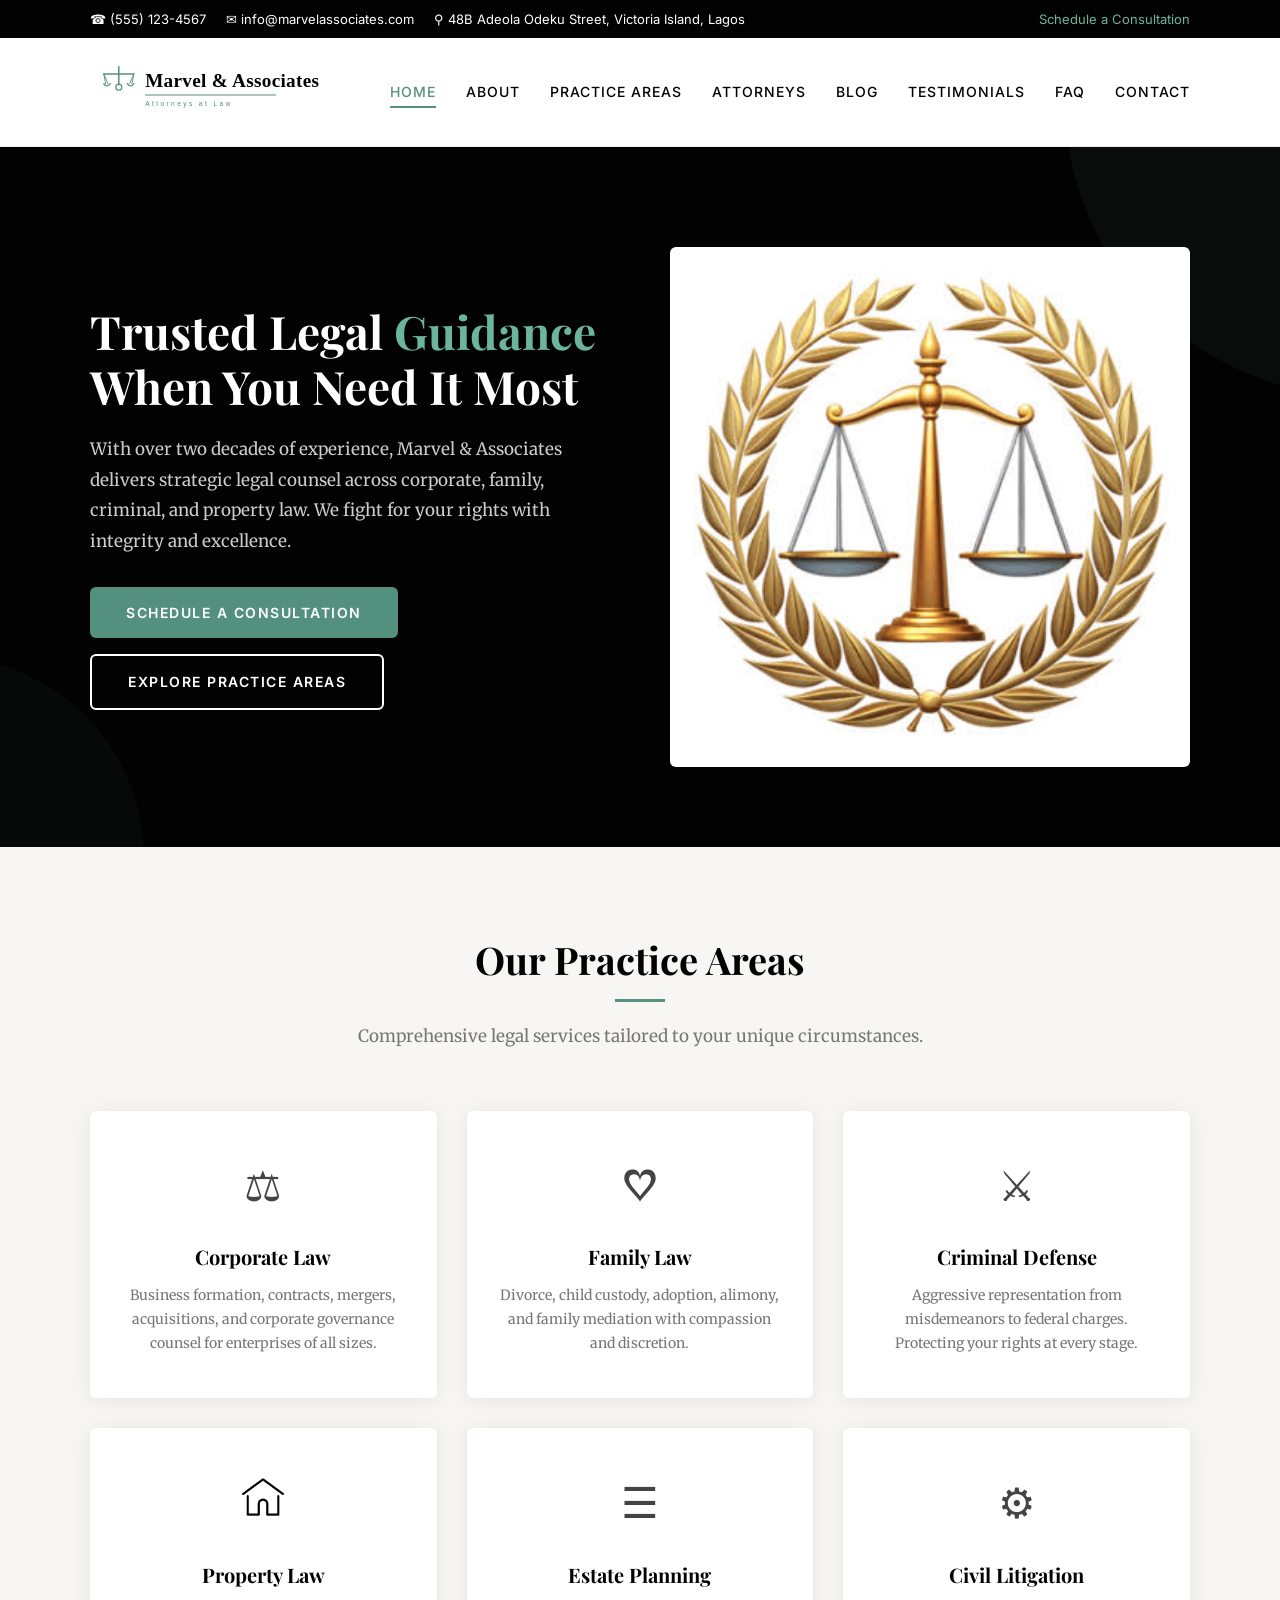
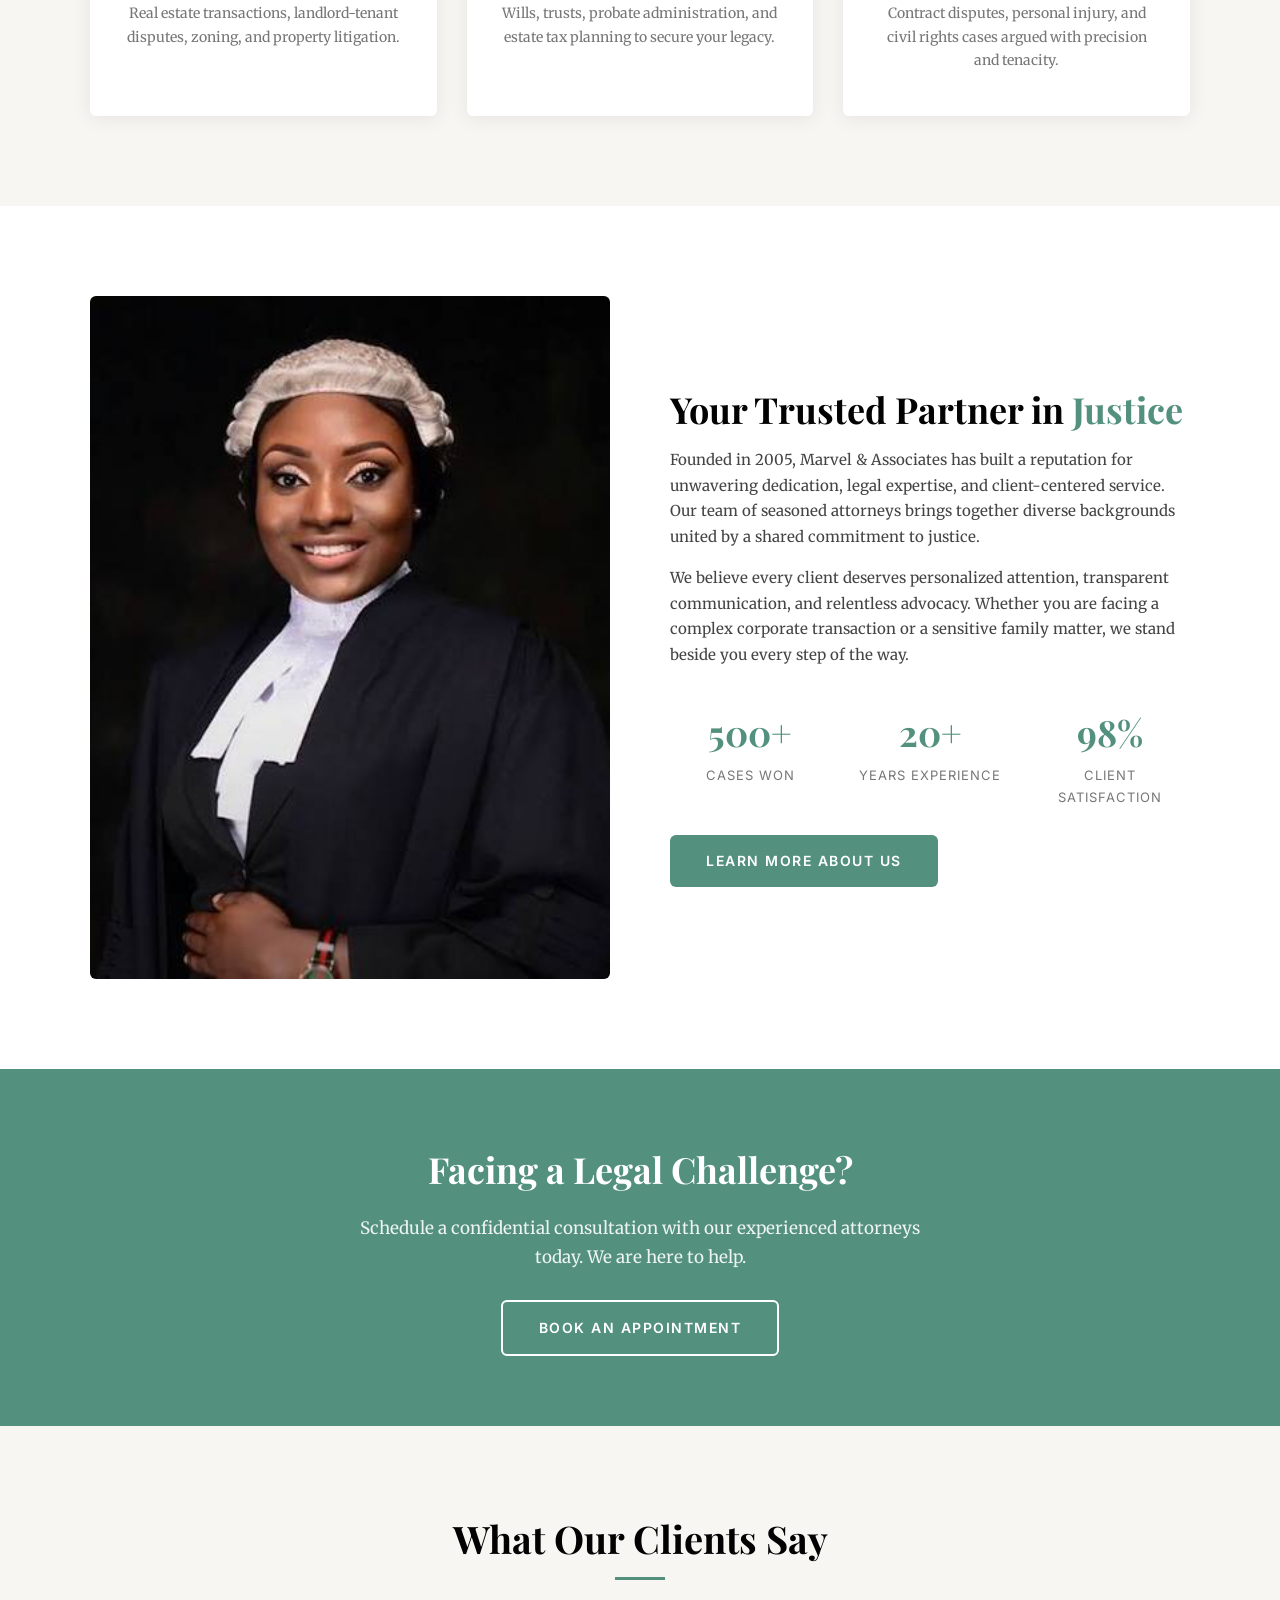
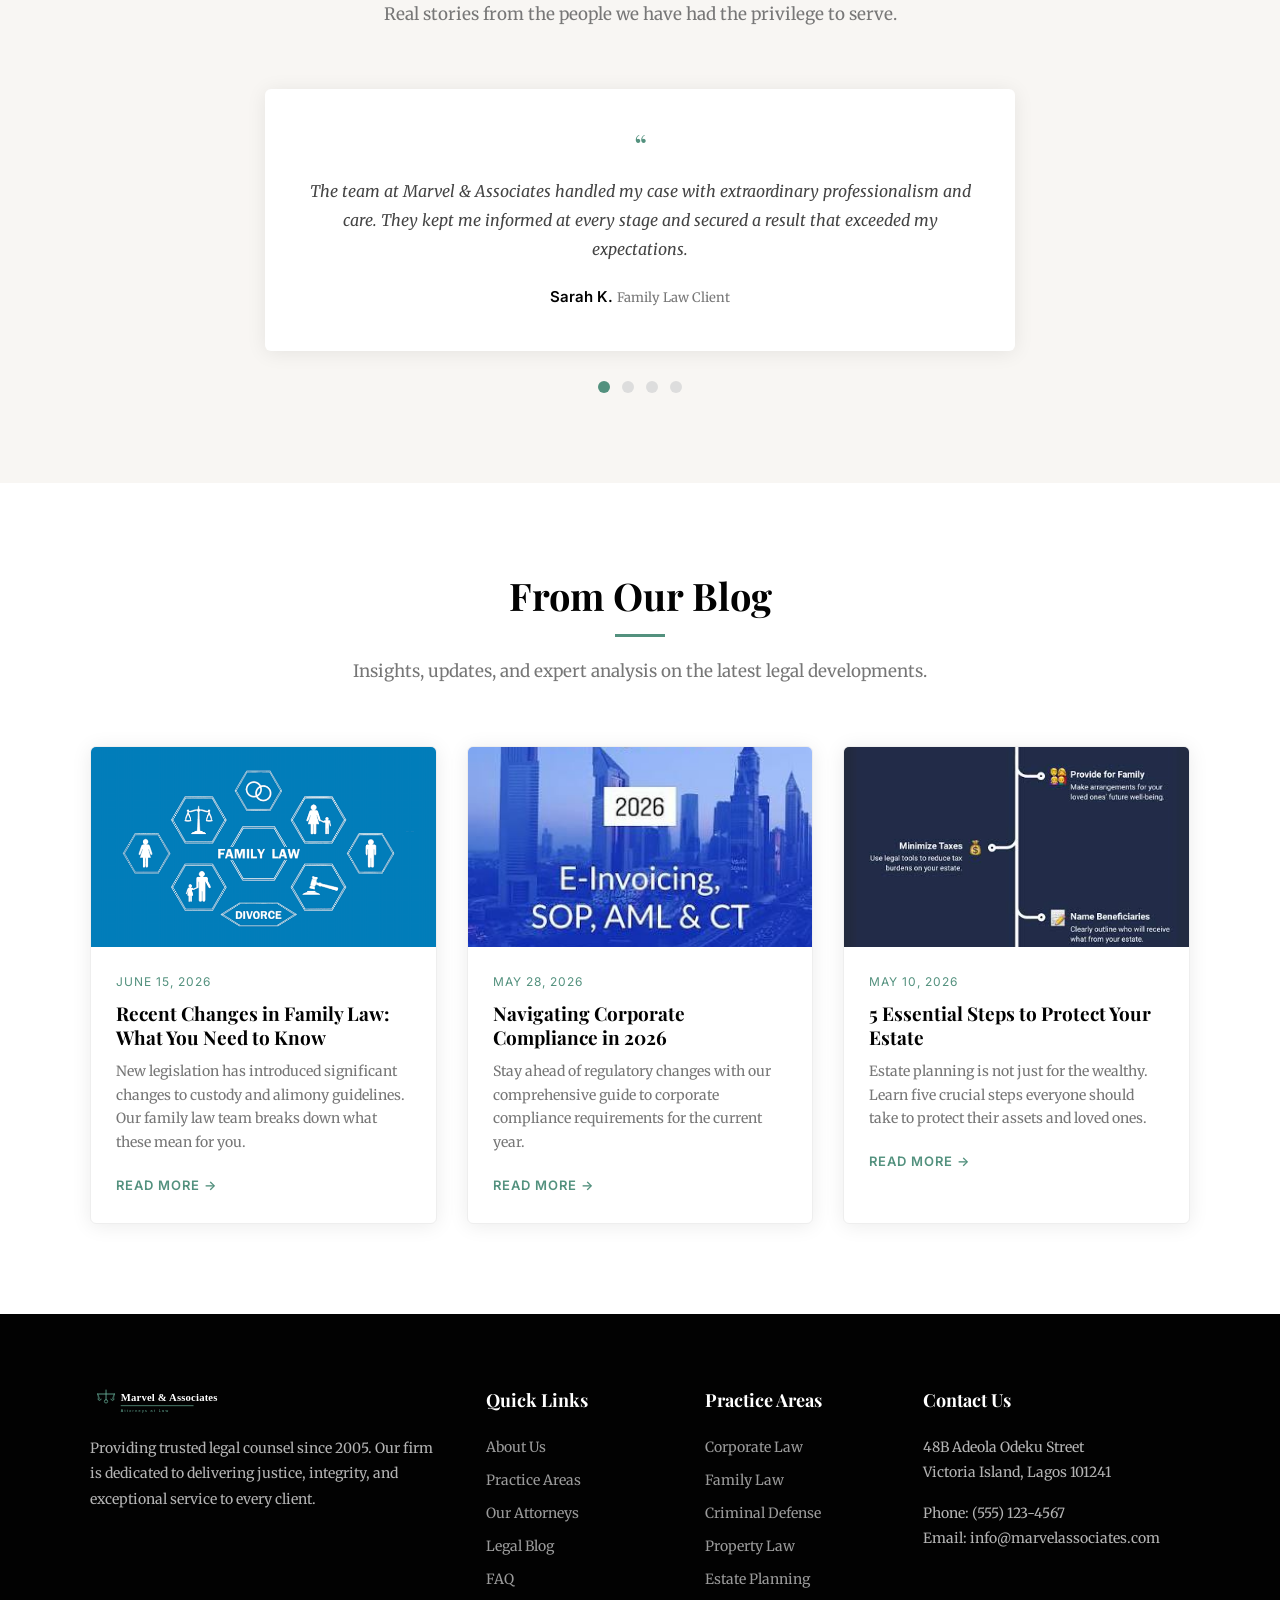
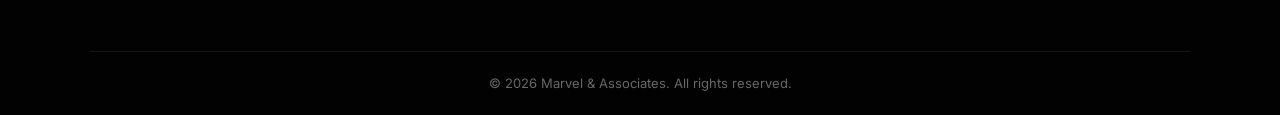
<file: index.html>
﻿<!DOCTYPE html>
<html lang="en">
<head>
  <meta charset="UTF-8">
  <meta name="viewport" content="width=device-width, initial-scale=1.0">
  <meta name="description" content="Marvel &amp; Associates â€” Expert legal advice across corporate, family, criminal, and property law. Trusted attorneys dedicated to justice.">
  <title>Marvel &amp; Associates â€” Premier Law Firm</title>
  <link rel="preconnect" href="https://fonts.googleapis.com">
  <link rel="preconnect" href="https://fonts.gstatic.com" crossorigin>
  <link href="https://fonts.googleapis.com/css2?family=Playfair+Display:wght@400;600;700&family=Merriweather:ital,wght@0,300;0,400;0,700;1,400&family=Inter:wght@400;500;600;700&display=swap" rel="stylesheet">
  <link rel="stylesheet" href="css/style.css">
</head>
<body>

  <div class="top-bar">
    <div class="container">
      <div class="top-bar-info">
        <span>&#9742; (555) 123-4567</span>
        <span>&#9993; info@marvelassociates.com</span>
        <span>&#9906; 48B Adeola Odeku Street, Victoria Island, Lagos</span>
      </div>
      <a href="booking.html">Schedule a Consultation</a>
    </div>
  </div>

  <header class="header">
    <div class="container">
      <a href="index.html" class="logo">
        <img src="images/logo.svg" alt="Marvel &amp; Associates">
      </a>
      <button class="hamburger" aria-label="Toggle navigation">
        <span></span>
        <span></span>
        <span></span>
      </button>
      <nav class="nav">
        <a href="index.html" class="active">Home</a>
        <a href="about.html">About</a>
        <a href="practice-areas.html">Practice Areas</a>
        <a href="attorneys.html">Attorneys</a>
        <a href="blog.html">Blog</a>
        <a href="testimonials.html">Testimonials</a>
        <a href="faq.html">FAQ</a>
        <a href="contact.html">Contact</a>
      </nav>
    </div>
  </header>

  <section class="hero">
    <div class="container">
      <div class="hero-content">
        <h1>Trusted Legal <span>Guidance</span> When You Need It Most</h1>
        <p>With over two decades of experience, Marvel &amp; Associates delivers strategic legal counsel across corporate, family, criminal, and property law. We fight for your rights with integrity and excellence.</p>
        <div class="hero-buttons">
          <a href="booking.html" class="btn btn-primary">Schedule a Consultation</a>
          <a href="practice-areas.html" class="btn btn-outline-light">Explore Practice Areas</a>
        </div>
      </div>
      <div class="hero-image">
        <img src="images/home-hero.jpg" alt="Marvel &amp; Associates law firm office" style="width:100%;border-radius:6px;">
      </div>
    </div>
  </section>

  <section class="practice-areas">
    <div class="container">
      <div class="section-header">
        <h2>Our Practice Areas</h2>
        <div class="section-divider"></div>
        <p>Comprehensive legal services tailored to your unique circumstances.</p>
      </div>
      <div class="practice-grid">
        <div class="practice-card">
          <span class="icon">&#9878;</span>
          <h3>Corporate Law</h3>
          <p>Business formation, contracts, mergers, acquisitions, and corporate governance counsel for enterprises of all sizes.</p>
        </div>
        <div class="practice-card">
          <span class="icon">&#9825;</span>
          <h3>Family Law</h3>
          <p>Divorce, child custody, adoption, alimony, and family mediation with compassion and discretion.</p>
        </div>
        <div class="practice-card">
          <span class="icon">&#9876;</span>
          <h3>Criminal Defense</h3>
          <p>Aggressive representation from misdemeanors to federal charges. Protecting your rights at every stage.</p>
        </div>
        <div class="practice-card">
          <span class="icon"><img src="images/icon-property.png" alt="Property Law" style="width:42px;height:42px;display:inline-block;"></span>
          <h3>Property Law</h3>
          <p>Real estate transactions, landlord-tenant disputes, zoning, and property litigation.</p>
        </div>
        <div class="practice-card">
          <span class="icon">&#9776;</span>
          <h3>Estate Planning</h3>
          <p>Wills, trusts, probate administration, and estate tax planning to secure your legacy.</p>
        </div>
        <div class="practice-card">
          <span class="icon">&#9881;</span>
          <h3>Civil Litigation</h3>
          <p>Contract disputes, personal injury, and civil rights cases argued with precision and tenacity.</p>
        </div>
      </div>
    </div>
  </section>

  <section class="about-section">
    <div class="container">
      <div class="about-grid">
        <img src="images/about-office.jpg" alt="Marvel &amp; Associates office" style="width:100%;border-radius:6px;">
        <div class="about-text">
          <h2>Your Trusted Partner in <span>Justice</span></h2>
          <p>Founded in 2005, Marvel &amp; Associates has built a reputation for unwavering dedication, legal expertise, and client-centered service. Our team of seasoned attorneys brings together diverse backgrounds united by a shared commitment to justice.</p>
          <p>We believe every client deserves personalized attention, transparent communication, and relentless advocacy. Whether you are facing a complex corporate transaction or a sensitive family matter, we stand beside you every step of the way.</p>
          <div class="about-stats">
            <div class="stat-item">
              <h3>500+</h3>
              <p>Cases Won</p>
            </div>
            <div class="stat-item">
              <h3>20+</h3>
              <p>Years Experience</p>
            </div>
            <div class="stat-item">
              <h3>98%</h3>
              <p>Client Satisfaction</p>
            </div>
          </div>
          <br>
          <a href="about.html" class="btn btn-primary">Learn More About Us</a>
        </div>
      </div>
    </div>
  </section>

  <section class="cta-section">
    <div class="container">
      <h2>Facing a Legal Challenge?</h2>
      <p>Schedule a confidential consultation with our experienced attorneys today. We are here to help.</p>
      <a href="booking.html" class="btn btn-outline-light">Book an Appointment</a>
    </div>
  </section>

  <section class="testimonials">
    <div class="container">
      <div class="section-header">
        <h2>What Our Clients Say</h2>
        <div class="section-divider"></div>
        <p>Real stories from the people we have had the privilege to serve.</p>
      </div>
      <div class="testimonial-slider">
        <div class="testimonial-card">
          <div class="quote">&ldquo;</div>
          <p>The team at Marvel &amp; Associates handled my case with extraordinary professionalism and care. They kept me informed at every stage and secured a result that exceeded my expectations.</p>
          <span class="client-name">Sarah K.</span>
          <span class="client-title">Family Law Client</span>
        </div>
        <div class="testimonial-card">
          <div class="quote">&ldquo;</div>
          <p>After a complicated business dispute, Marvel &amp; Associates helped us navigate the legal landscape and reach a favorable settlement. Their corporate law expertise is second to none.</p>
          <span class="client-name">James R.</span>
          <span class="client-title">CEO, TechVentures Inc.</span>
        </div>
        <div class="testimonial-card">
          <div class="quote">&ldquo;</div>
          <p>I was facing serious charges and felt hopeless. My attorney from Marvel &amp; Associates fought tirelessly and got the charges reduced. I cannot thank them enough.</p>
          <span class="client-name">Michael D.</span>
          <span class="client-title">Criminal Defense Client</span>
        </div>
        <div class="testimonial-card">
          <div class="quote">&ldquo;</div>
          <p>Estate planning can be overwhelming, but the attorneys at Marvel &amp; Associates made the process smooth and understandable. Our family now has peace of mind.</p>
          <span class="client-name">Linda P.</span>
          <span class="client-title">Estate Planning Client</span>
        </div>
      </div>
      <div class="slider-controls">
        <button class="slider-dot active" data-slide="0" aria-label="Slide 1"></button>
        <button class="slider-dot" data-slide="1" aria-label="Slide 2"></button>
        <button class="slider-dot" data-slide="2" aria-label="Slide 3"></button>
        <button class="slider-dot" data-slide="3" aria-label="Slide 4"></button>
      </div>
    </div>
  </section>

  <section class="blog-section">
    <div class="container">
      <div class="section-header">
        <h2>From Our Blog</h2>
        <div class="section-divider"></div>
        <p>Insights, updates, and expert analysis on the latest legal developments.</p>
      </div>
      <div class="blog-grid">
        <article class="blog-card">
          <div class="blog-card-image"><img src="images/blog-1.jpg" alt="Blog" style="width:100%;height:100%;object-fit:cover;"></div>
          <div class="blog-card-body">
            <div class="date">June 15, 2026</div>
            <h3>Recent Changes in Family Law: What You Need to Know</h3>
            <p>New legislation has introduced significant changes to custody and alimony guidelines. Our family law team breaks down what these mean for you.</p>
            <a href="blog-post.html" class="read-more">Read More &rarr;</a>
          </div>
        </article>
        <article class="blog-card">
          <div class="blog-card-image"><img src="images/blog-2.jpg" alt="Blog" style="width:100%;height:100%;object-fit:cover;"></div>
          <div class="blog-card-body">
            <div class="date">May 28, 2026</div>
            <h3>Navigating Corporate Compliance in 2026</h3>
            <p>Stay ahead of regulatory changes with our comprehensive guide to corporate compliance requirements for the current year.</p>
            <a href="blog-post.html" class="read-more">Read More &rarr;</a>
          </div>
        </article>
        <article class="blog-card">
          <div class="blog-card-image"><img src="images/blog-3.jpg" alt="Blog" style="width:100%;height:100%;object-fit:cover;"></div>
          <div class="blog-card-body">
            <div class="date">May 10, 2026</div>
            <h3>5 Essential Steps to Protect Your Estate</h3>
            <p>Estate planning is not just for the wealthy. Learn five crucial steps everyone should take to protect their assets and loved ones.</p>
            <a href="blog-post.html" class="read-more">Read More &rarr;</a>
          </div>
        </article>
      </div>
    </div>
  </section>

  <footer class="footer">
    <div class="container">
      <div class="footer-grid">
        <div class="footer-col">
          <div class="footer-logo">
            <img src="images/logo-white.svg" alt="Marvel &amp; Associates" style="height:40px;">
          </div>
          <p>Providing trusted legal counsel since 2005. Our firm is dedicated to delivering justice, integrity, and exceptional service to every client.</p>
        </div>
        <div class="footer-col">
          <h4>Quick Links</h4>
          <ul>
            <li><a href="about.html">About Us</a></li>
            <li><a href="practice-areas.html">Practice Areas</a></li>
            <li><a href="attorneys.html">Our Attorneys</a></li>
            <li><a href="blog.html">Legal Blog</a></li>
            <li><a href="faq.html">FAQ</a></li>
          </ul>
        </div>
        <div class="footer-col">
          <h4>Practice Areas</h4>
          <ul>
            <li><a href="practice-areas.html">Corporate Law</a></li>
            <li><a href="practice-areas.html">Family Law</a></li>
            <li><a href="practice-areas.html">Criminal Defense</a></li>
            <li><a href="practice-areas.html">Property Law</a></li>
            <li><a href="practice-areas.html">Estate Planning</a></li>
          </ul>
        </div>
        <div class="footer-col">
          <h4>Contact Us</h4>
          <p>48B Adeola Odeku Street<br>Victoria Island, Lagos 101241</p>
          <p>Phone: (555) 123-4567<br>Email: info@marvelassociates.com</p>
        </div>
      </div>
      <div class="footer-bottom">
        &copy; 2026 Marvel &amp; Associates. All rights reserved.
      </div>
    </div>
  </footer>

  <script src="js/main.js"></script>
</body>
</html>
</file>
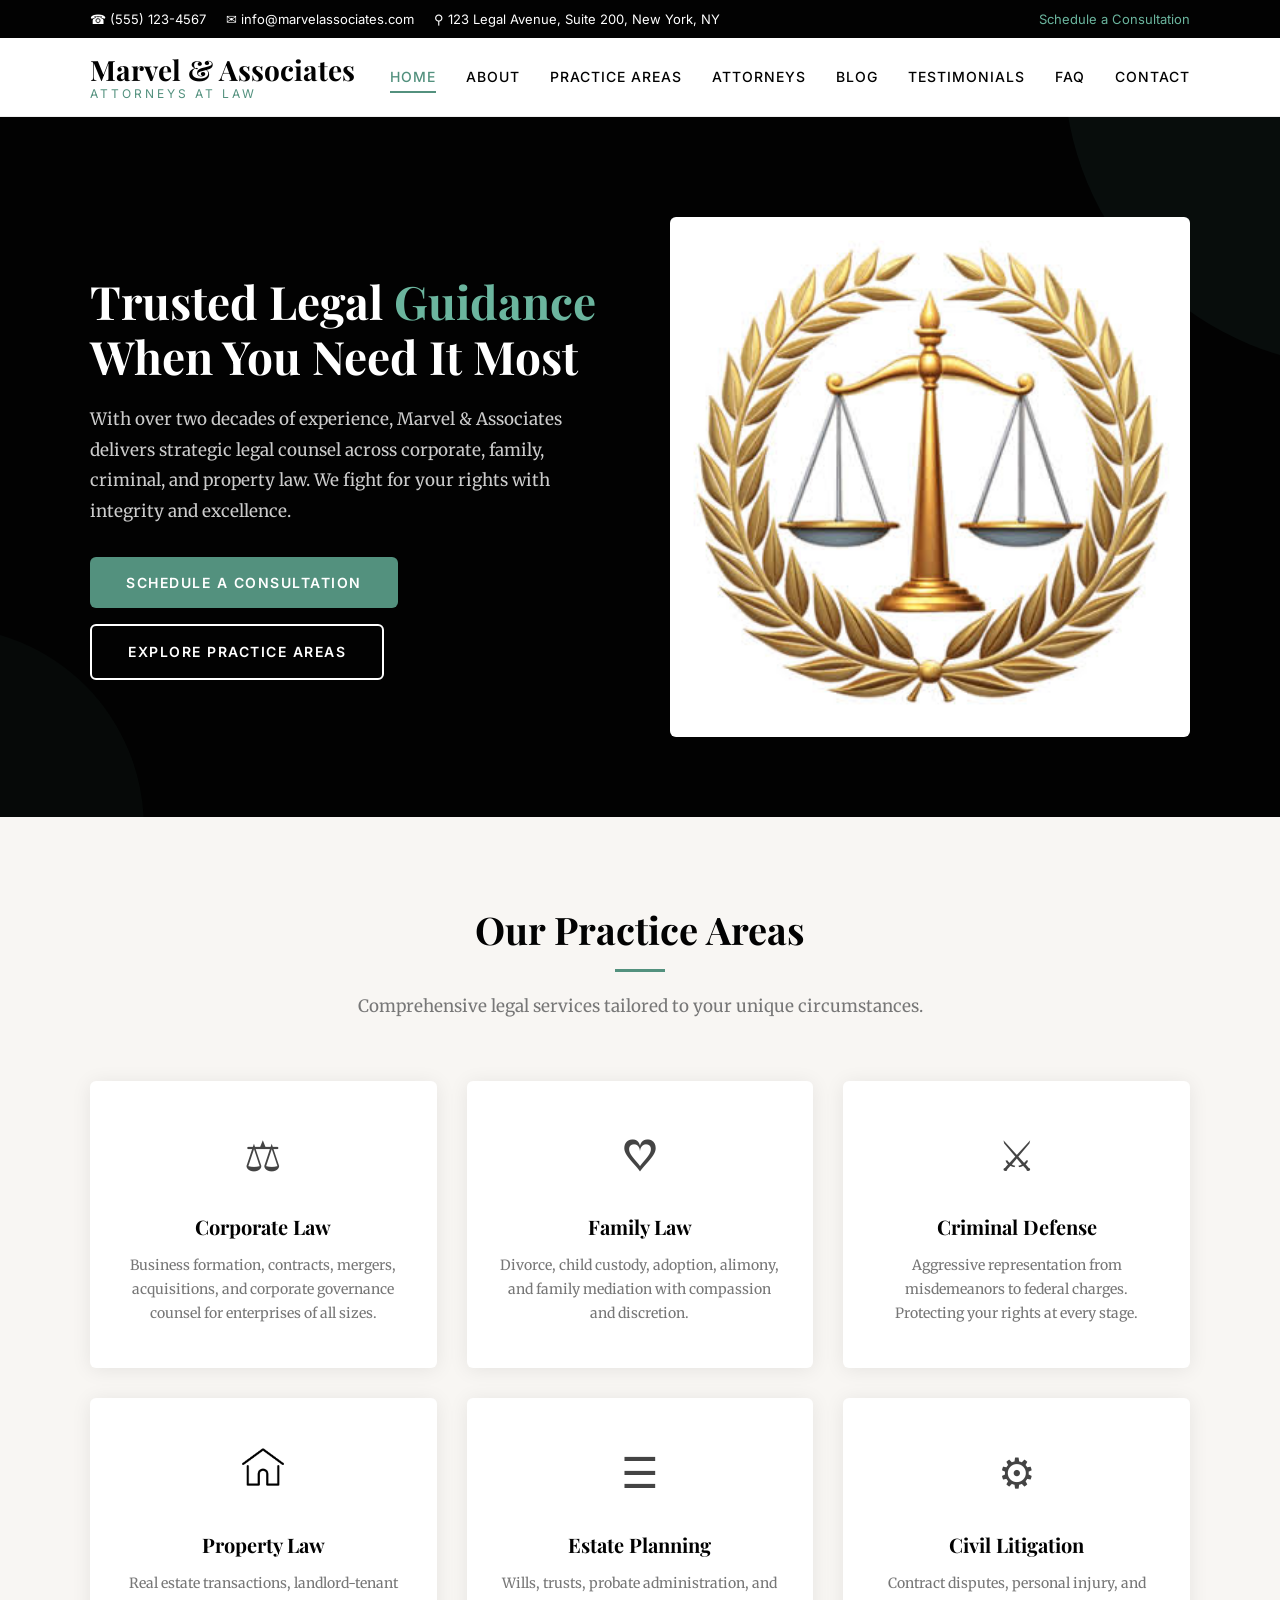
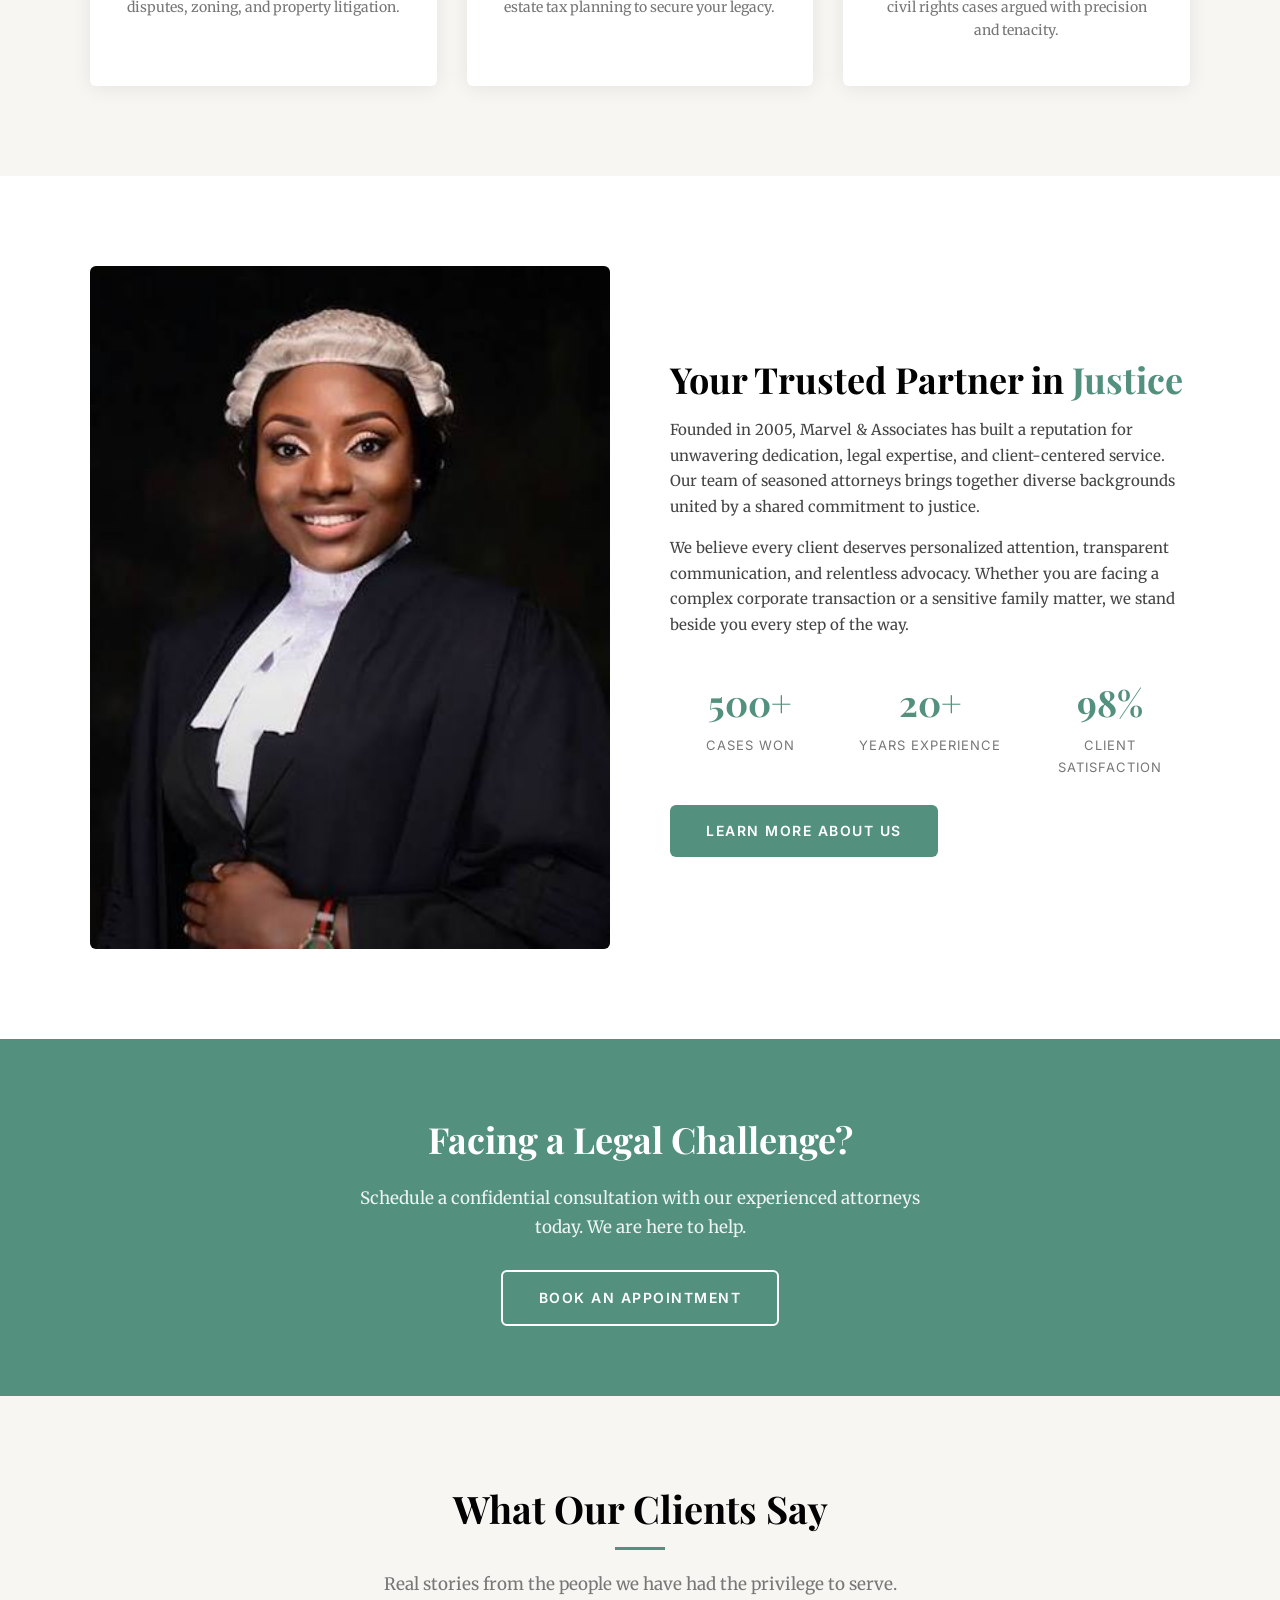
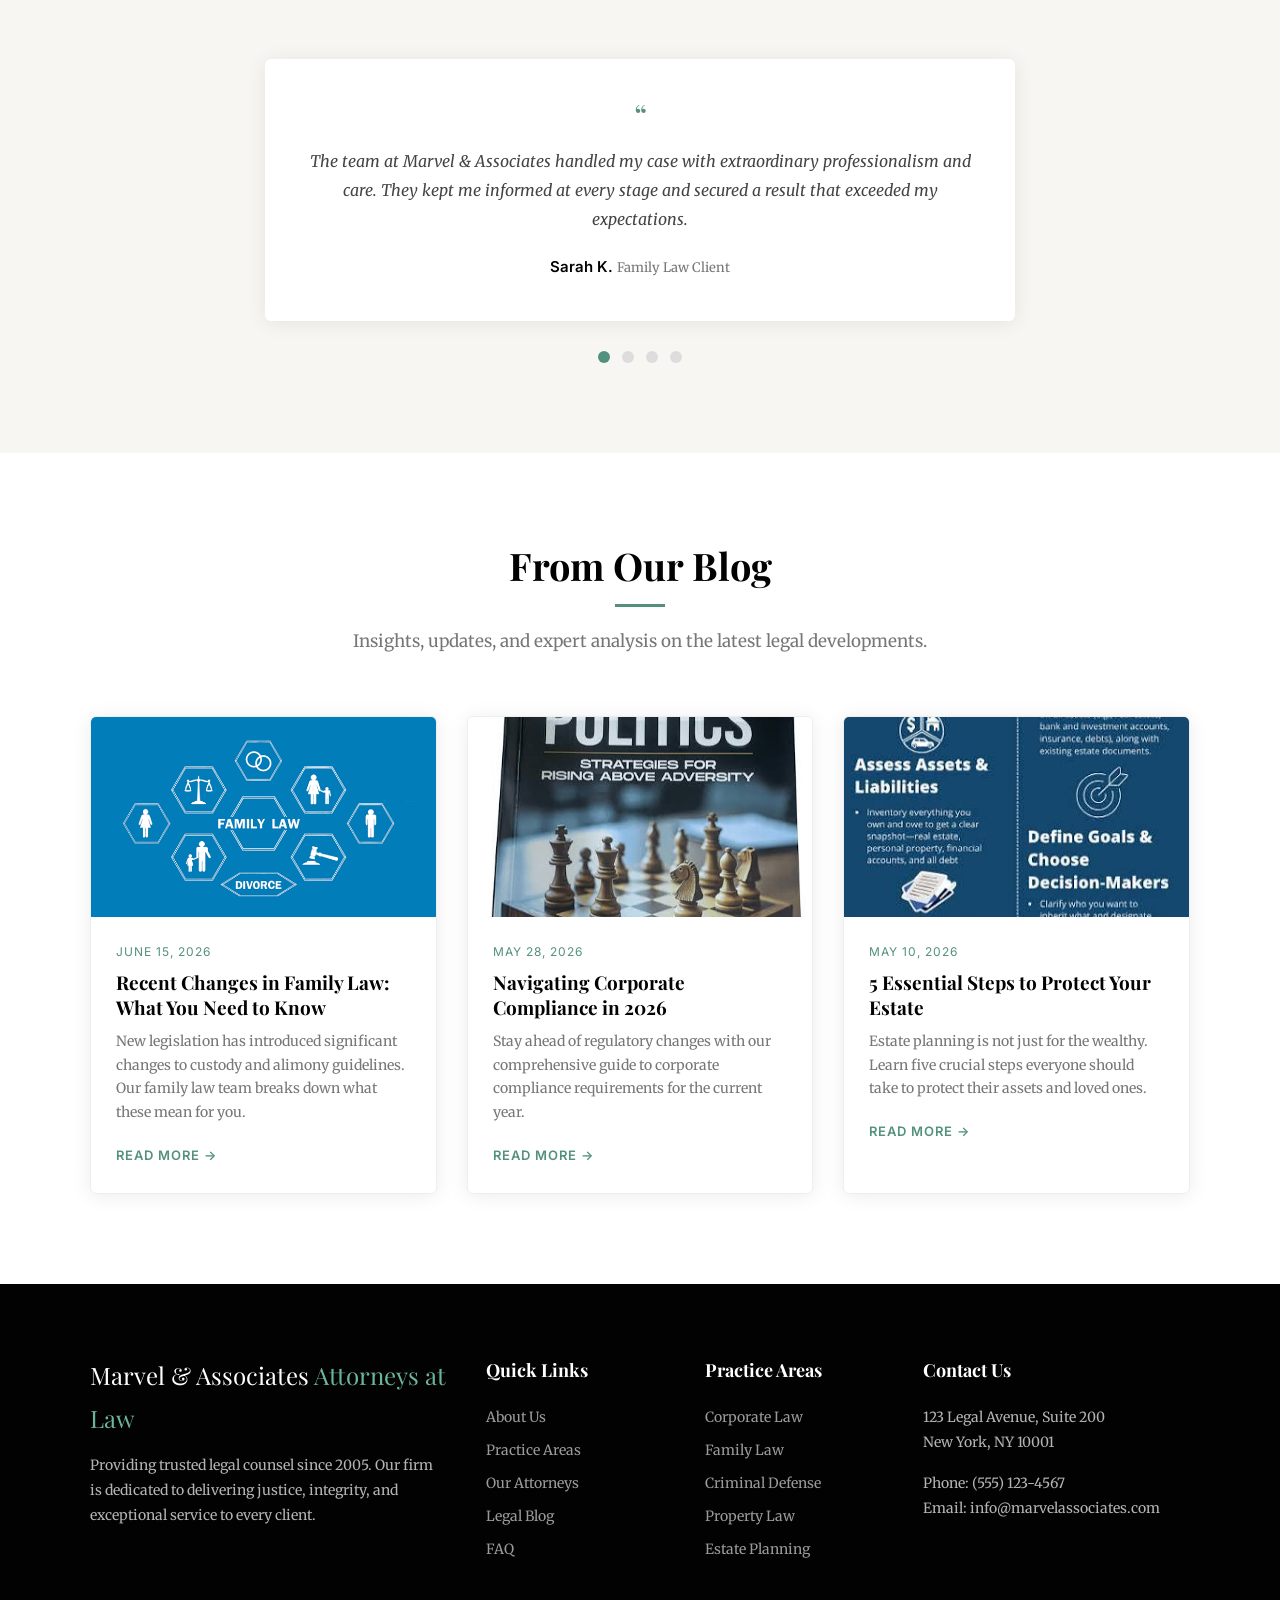
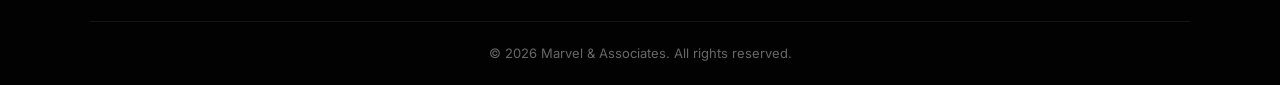
<file: law-firm/index.html>
<!DOCTYPE html>
<html lang="en">
<head>
  <meta charset="UTF-8">
  <meta name="viewport" content="width=device-width, initial-scale=1.0">
  <meta name="description" content="Marvel &amp; Associates — Expert legal advice across corporate, family, criminal, and property law. Trusted attorneys dedicated to justice.">
  <title>Marvel &amp; Associates — Premier Law Firm</title>
  <link rel="preconnect" href="https://fonts.googleapis.com">
  <link rel="preconnect" href="https://fonts.gstatic.com" crossorigin>
  <link href="https://fonts.googleapis.com/css2?family=Playfair+Display:wght@400;600;700&family=Merriweather:ital,wght@0,300;0,400;0,700;1,400&family=Inter:wght@400;500;600;700&display=swap" rel="stylesheet">
  <link rel="stylesheet" href="css/style.css">
</head>
<body>

  <div class="top-bar">
    <div class="container">
      <div class="top-bar-info">
        <span>&#9742; (555) 123-4567</span>
        <span>&#9993; info@marvelassociates.com</span>
        <span>&#9906; 123 Legal Avenue, Suite 200, New York, NY</span>
      </div>
      <a href="booking.html">Schedule a Consultation</a>
    </div>
  </div>

  <header class="header">
    <div class="container">
      <a href="index.html" class="logo">
        Marvel &amp; Associates
        <span>Attorneys at Law</span>
      </a>
      <button class="hamburger" aria-label="Toggle navigation">
        <span></span>
        <span></span>
        <span></span>
      </button>
      <nav class="nav">
        <a href="index.html" class="active">Home</a>
        <a href="about.html">About</a>
        <a href="practice-areas.html">Practice Areas</a>
        <a href="attorneys.html">Attorneys</a>
        <a href="blog.html">Blog</a>
        <a href="testimonials.html">Testimonials</a>
        <a href="faq.html">FAQ</a>
        <a href="contact.html">Contact</a>
      </nav>
    </div>
  </header>

  <section class="hero">
    <div class="container">
      <div class="hero-content">
        <h1>Trusted Legal <span>Guidance</span> When You Need It Most</h1>
        <p>With over two decades of experience, Marvel &amp; Associates delivers strategic legal counsel across corporate, family, criminal, and property law. We fight for your rights with integrity and excellence.</p>
        <div class="hero-buttons">
          <a href="booking.html" class="btn btn-primary">Schedule a Consultation</a>
          <a href="practice-areas.html" class="btn btn-outline-light">Explore Practice Areas</a>
        </div>
      </div>
      <div class="hero-image">
        <img src="images/home-hero.jpg" alt="Marvel &amp; Associates law firm office" style="width:100%;border-radius:6px;">
      </div>
    </div>
  </section>

  <section class="practice-areas">
    <div class="container">
      <div class="section-header">
        <h2>Our Practice Areas</h2>
        <div class="section-divider"></div>
        <p>Comprehensive legal services tailored to your unique circumstances.</p>
      </div>
      <div class="practice-grid">
        <div class="practice-card">
          <span class="icon">&#9878;</span>
          <h3>Corporate Law</h3>
          <p>Business formation, contracts, mergers, acquisitions, and corporate governance counsel for enterprises of all sizes.</p>
        </div>
        <div class="practice-card">
          <span class="icon">&#9825;</span>
          <h3>Family Law</h3>
          <p>Divorce, child custody, adoption, alimony, and family mediation with compassion and discretion.</p>
        </div>
        <div class="practice-card">
          <span class="icon">&#9876;</span>
          <h3>Criminal Defense</h3>
          <p>Aggressive representation from misdemeanors to federal charges. Protecting your rights at every stage.</p>
        </div>
        <div class="practice-card">
          <span class="icon"><img src="images/icon-property.png" alt="Property Law" style="width:42px;height:42px;display:inline-block;"></span>
          <h3>Property Law</h3>
          <p>Real estate transactions, landlord-tenant disputes, zoning, and property litigation.</p>
        </div>
        <div class="practice-card">
          <span class="icon">&#9776;</span>
          <h3>Estate Planning</h3>
          <p>Wills, trusts, probate administration, and estate tax planning to secure your legacy.</p>
        </div>
        <div class="practice-card">
          <span class="icon">&#9881;</span>
          <h3>Civil Litigation</h3>
          <p>Contract disputes, personal injury, and civil rights cases argued with precision and tenacity.</p>
        </div>
      </div>
    </div>
  </section>

  <section class="about-section">
    <div class="container">
      <div class="about-grid">
        <img src="images/about-office.jpg" alt="Marvel &amp; Associates office" style="width:100%;border-radius:6px;">
        <div class="about-text">
          <h2>Your Trusted Partner in <span>Justice</span></h2>
          <p>Founded in 2005, Marvel &amp; Associates has built a reputation for unwavering dedication, legal expertise, and client-centered service. Our team of seasoned attorneys brings together diverse backgrounds united by a shared commitment to justice.</p>
          <p>We believe every client deserves personalized attention, transparent communication, and relentless advocacy. Whether you are facing a complex corporate transaction or a sensitive family matter, we stand beside you every step of the way.</p>
          <div class="about-stats">
            <div class="stat-item">
              <h3>500+</h3>
              <p>Cases Won</p>
            </div>
            <div class="stat-item">
              <h3>20+</h3>
              <p>Years Experience</p>
            </div>
            <div class="stat-item">
              <h3>98%</h3>
              <p>Client Satisfaction</p>
            </div>
          </div>
          <br>
          <a href="about.html" class="btn btn-primary">Learn More About Us</a>
        </div>
      </div>
    </div>
  </section>

  <section class="cta-section">
    <div class="container">
      <h2>Facing a Legal Challenge?</h2>
      <p>Schedule a confidential consultation with our experienced attorneys today. We are here to help.</p>
      <a href="booking.html" class="btn btn-outline-light">Book an Appointment</a>
    </div>
  </section>

  <section class="testimonials">
    <div class="container">
      <div class="section-header">
        <h2>What Our Clients Say</h2>
        <div class="section-divider"></div>
        <p>Real stories from the people we have had the privilege to serve.</p>
      </div>
      <div class="testimonial-slider">
        <div class="testimonial-card">
          <div class="quote">&ldquo;</div>
          <p>The team at Marvel &amp; Associates handled my case with extraordinary professionalism and care. They kept me informed at every stage and secured a result that exceeded my expectations.</p>
          <span class="client-name">Sarah K.</span>
          <span class="client-title">Family Law Client</span>
        </div>
        <div class="testimonial-card">
          <div class="quote">&ldquo;</div>
          <p>After a complicated business dispute, Marvel &amp; Associates helped us navigate the legal landscape and reach a favorable settlement. Their corporate law expertise is second to none.</p>
          <span class="client-name">James R.</span>
          <span class="client-title">CEO, TechVentures Inc.</span>
        </div>
        <div class="testimonial-card">
          <div class="quote">&ldquo;</div>
          <p>I was facing serious charges and felt hopeless. My attorney from Marvel &amp; Associates fought tirelessly and got the charges reduced. I cannot thank them enough.</p>
          <span class="client-name">Michael D.</span>
          <span class="client-title">Criminal Defense Client</span>
        </div>
        <div class="testimonial-card">
          <div class="quote">&ldquo;</div>
          <p>Estate planning can be overwhelming, but the attorneys at Marvel &amp; Associates made the process smooth and understandable. Our family now has peace of mind.</p>
          <span class="client-name">Linda P.</span>
          <span class="client-title">Estate Planning Client</span>
        </div>
      </div>
      <div class="slider-controls">
        <button class="slider-dot active" data-slide="0" aria-label="Slide 1"></button>
        <button class="slider-dot" data-slide="1" aria-label="Slide 2"></button>
        <button class="slider-dot" data-slide="2" aria-label="Slide 3"></button>
        <button class="slider-dot" data-slide="3" aria-label="Slide 4"></button>
      </div>
    </div>
  </section>

  <section class="blog-section">
    <div class="container">
      <div class="section-header">
        <h2>From Our Blog</h2>
        <div class="section-divider"></div>
        <p>Insights, updates, and expert analysis on the latest legal developments.</p>
      </div>
      <div class="blog-grid">
        <article class="blog-card">
          <div class="blog-card-image"><img src="images/blog-1.jpg" alt="Blog" style="width:100%;height:100%;object-fit:cover;"></div>
          <div class="blog-card-body">
            <div class="date">June 15, 2026</div>
            <h3>Recent Changes in Family Law: What You Need to Know</h3>
            <p>New legislation has introduced significant changes to custody and alimony guidelines. Our family law team breaks down what these mean for you.</p>
            <a href="blog-post.html" class="read-more">Read More &rarr;</a>
          </div>
        </article>
        <article class="blog-card">
          <div class="blog-card-image"><img src="images/blog-2.jpg" alt="Blog" style="width:100%;height:100%;object-fit:cover;"></div>
          <div class="blog-card-body">
            <div class="date">May 28, 2026</div>
            <h3>Navigating Corporate Compliance in 2026</h3>
            <p>Stay ahead of regulatory changes with our comprehensive guide to corporate compliance requirements for the current year.</p>
            <a href="blog-post.html" class="read-more">Read More &rarr;</a>
          </div>
        </article>
        <article class="blog-card">
          <div class="blog-card-image"><img src="images/blog-3.jpg" alt="Blog" style="width:100%;height:100%;object-fit:cover;"></div>
          <div class="blog-card-body">
            <div class="date">May 10, 2026</div>
            <h3>5 Essential Steps to Protect Your Estate</h3>
            <p>Estate planning is not just for the wealthy. Learn five crucial steps everyone should take to protect their assets and loved ones.</p>
            <a href="blog-post.html" class="read-more">Read More &rarr;</a>
          </div>
        </article>
      </div>
    </div>
  </section>

  <footer class="footer">
    <div class="container">
      <div class="footer-grid">
        <div class="footer-col">
          <div class="footer-logo">
            Marvel &amp; Associates
            <span>Attorneys at Law</span>
          </div>
          <p>Providing trusted legal counsel since 2005. Our firm is dedicated to delivering justice, integrity, and exceptional service to every client.</p>
        </div>
        <div class="footer-col">
          <h4>Quick Links</h4>
          <ul>
            <li><a href="about.html">About Us</a></li>
            <li><a href="practice-areas.html">Practice Areas</a></li>
            <li><a href="attorneys.html">Our Attorneys</a></li>
            <li><a href="blog.html">Legal Blog</a></li>
            <li><a href="faq.html">FAQ</a></li>
          </ul>
        </div>
        <div class="footer-col">
          <h4>Practice Areas</h4>
          <ul>
            <li><a href="practice-areas.html">Corporate Law</a></li>
            <li><a href="practice-areas.html">Family Law</a></li>
            <li><a href="practice-areas.html">Criminal Defense</a></li>
            <li><a href="practice-areas.html">Property Law</a></li>
            <li><a href="practice-areas.html">Estate Planning</a></li>
          </ul>
        </div>
        <div class="footer-col">
          <h4>Contact Us</h4>
          <p>123 Legal Avenue, Suite 200<br>New York, NY 10001</p>
          <p>Phone: (555) 123-4567<br>Email: info@marvelassociates.com</p>
        </div>
      </div>
      <div class="footer-bottom">
        &copy; 2026 Marvel &amp; Associates. All rights reserved.
      </div>
    </div>
  </footer>

  <script src="js/main.js"></script>
</body>
</html>
</file>
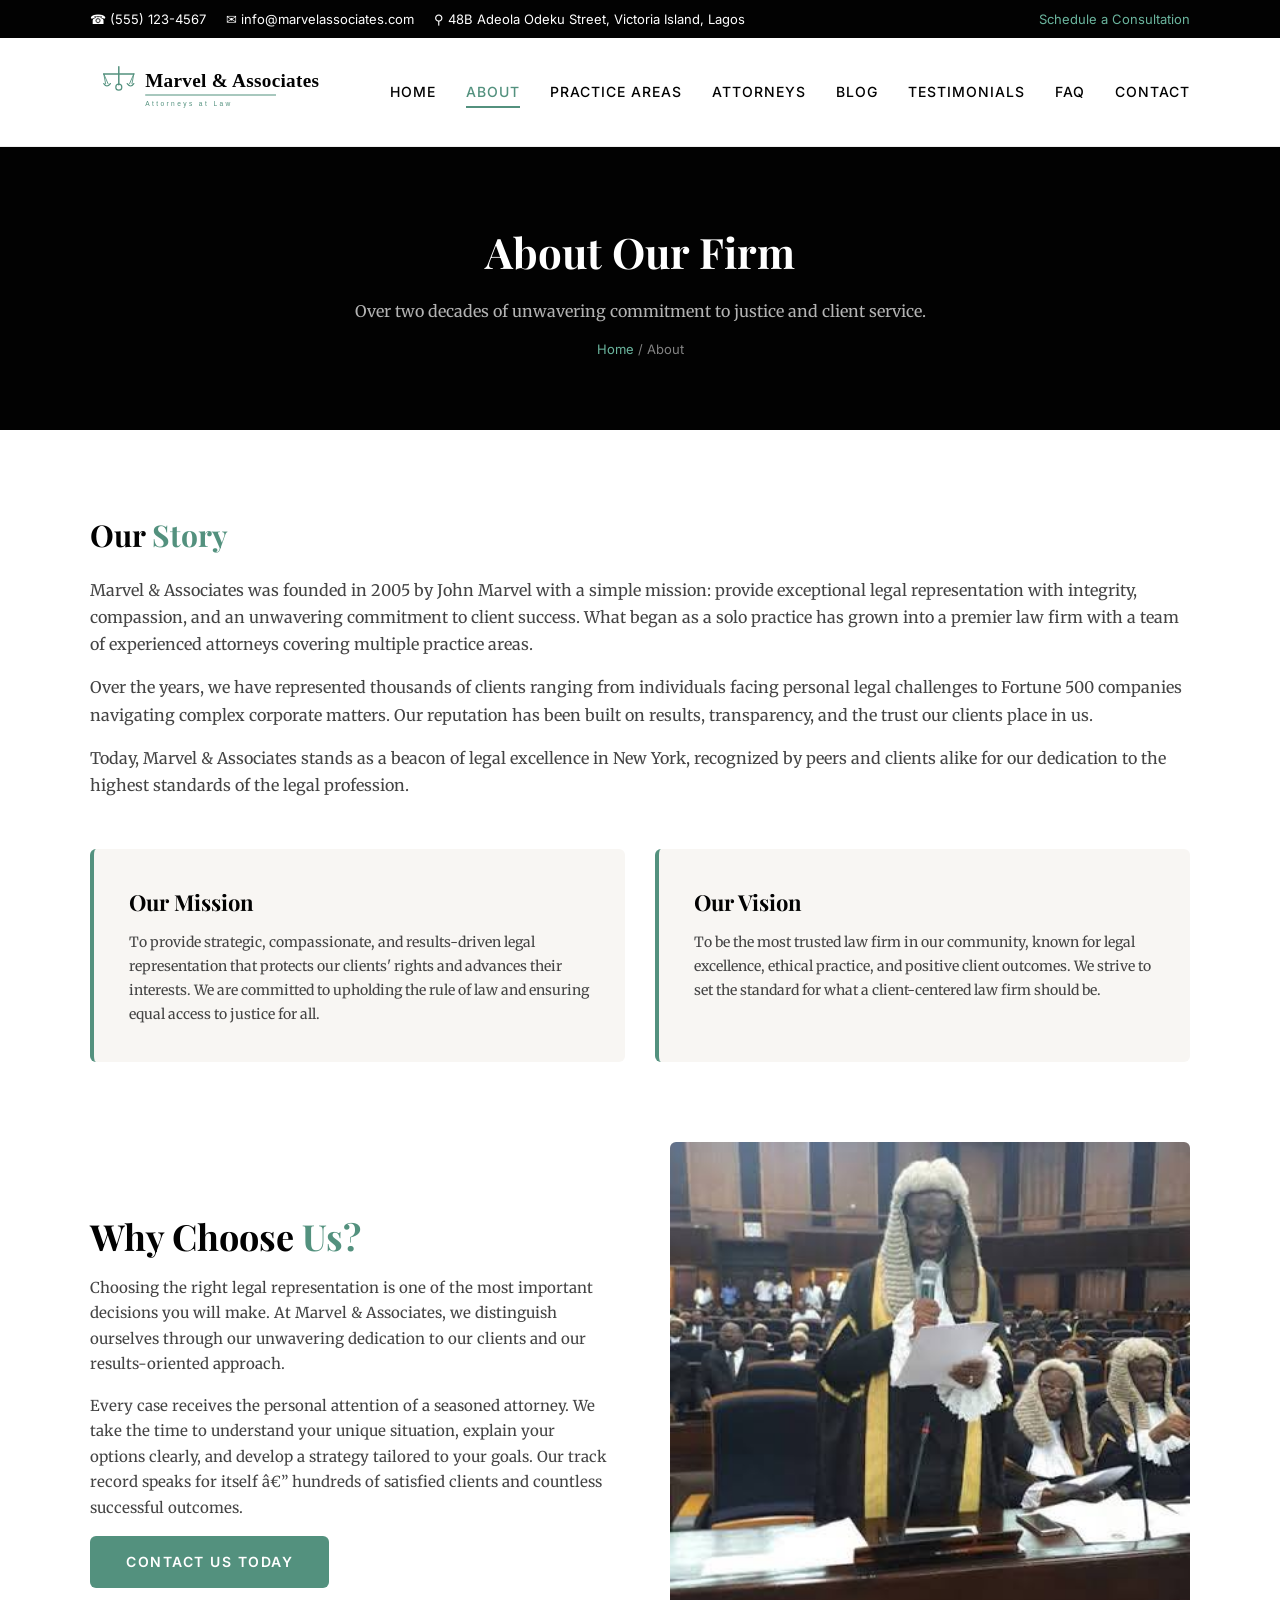
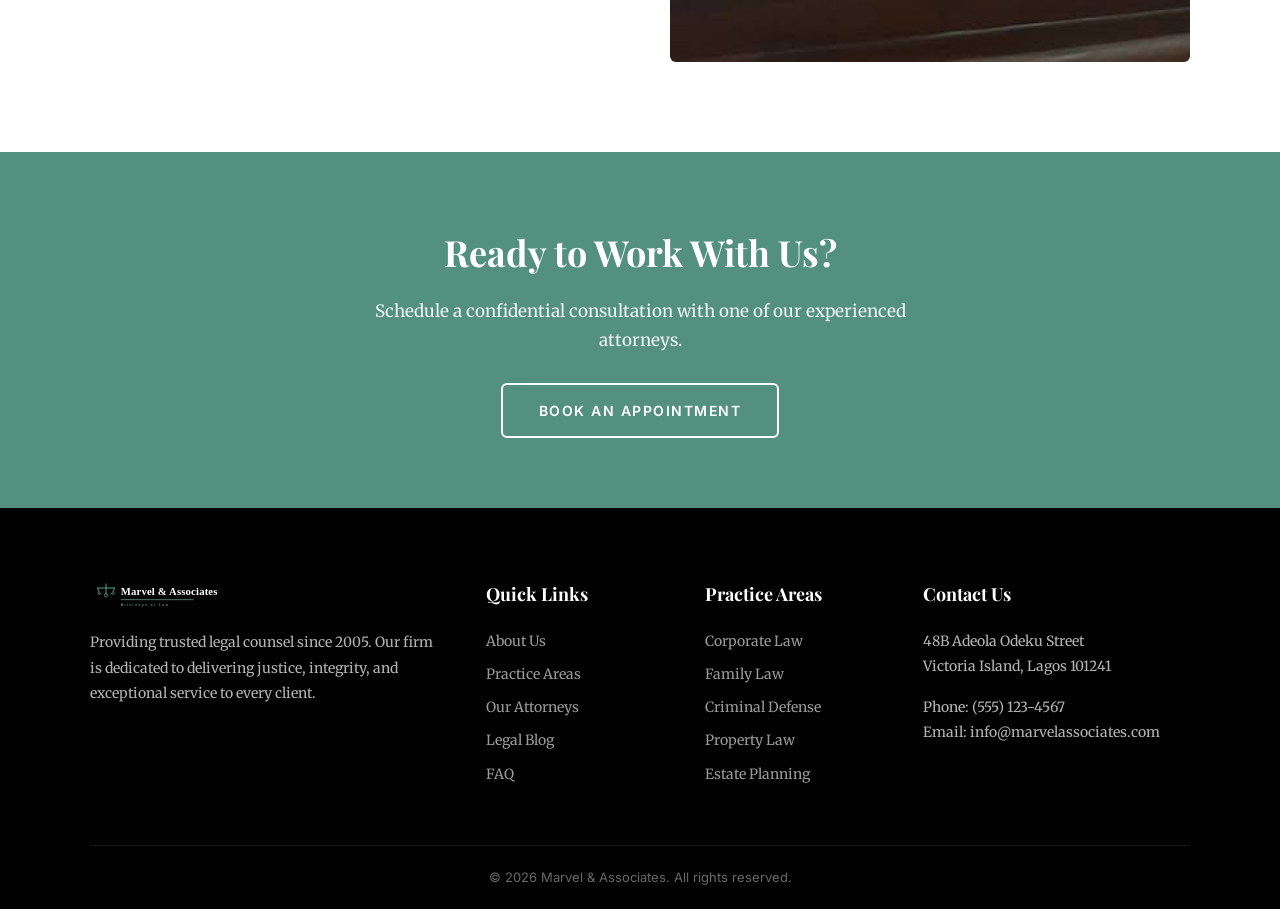
<file: about.html>
﻿<!DOCTYPE html>
<html lang="en">
<head>
  <meta charset="UTF-8">
  <meta name="viewport" content="width=device-width, initial-scale=1.0">
  <meta name="description" content="Learn about Marvel &amp; Associates â€” our history, mission, values, and the team behind our trusted legal practice.">
  <title>About Us â€” Marvel &amp; Associates</title>
  <link rel="preconnect" href="https://fonts.googleapis.com">
  <link rel="preconnect" href="https://fonts.gstatic.com" crossorigin>
  <link href="https://fonts.googleapis.com/css2?family=Playfair+Display:wght@400;600;700&family=Merriweather:ital,wght@0,300;0,400;0,700;1,400&family=Inter:wght@400;500;600;700&display=swap" rel="stylesheet">
  <link rel="stylesheet" href="css/style.css">
</head>
<body>

  <div class="top-bar">
    <div class="container">
      <div class="top-bar-info">
        <span>&#9742; (555) 123-4567</span>
        <span>&#9993; info@marvelassociates.com</span>
        <span>&#9906; 48B Adeola Odeku Street, Victoria Island, Lagos</span>
      </div>
      <a href="booking.html">Schedule a Consultation</a>
    </div>
  </div>

  <header class="header">
    <div class="container">
      <a href="index.html" class="logo">
        <img src="images/logo.svg" alt="Marvel &amp; Associates">
      </a>
      <button class="hamburger" aria-label="Toggle navigation">
        <span></span>
        <span></span>
        <span></span>
      </button>
      <nav class="nav">
        <a href="index.html">Home</a>
        <a href="about.html" class="active">About</a>
        <a href="practice-areas.html">Practice Areas</a>
        <a href="attorneys.html">Attorneys</a>
        <a href="blog.html">Blog</a>
        <a href="testimonials.html">Testimonials</a>
        <a href="faq.html">FAQ</a>
        <a href="contact.html">Contact</a>
      </nav>
    </div>
  </header>

  <section class="page-banner">
    <div class="container">
      <h1>About Our Firm</h1>
      <p>Over two decades of unwavering commitment to justice and client service.</p>
      <div class="breadcrumb">
        <a href="index.html">Home</a> / About
      </div>
    </div>
  </section>

  <section class="about-page-section">
    <div class="container">
      <div class="about-page-content">
        <h2>Our <span>Story</span></h2>
        <p>Marvel &amp; Associates was founded in 2005 by John Marvel with a simple mission: provide exceptional legal representation with integrity, compassion, and an unwavering commitment to client success. What began as a solo practice has grown into a premier law firm with a team of experienced attorneys covering multiple practice areas.</p>
        <p>Over the years, we have represented thousands of clients ranging from individuals facing personal legal challenges to Fortune 500 companies navigating complex corporate matters. Our reputation has been built on results, transparency, and the trust our clients place in us.</p>
        <p>Today, Marvel &amp; Associates stands as a beacon of legal excellence in New York, recognized by peers and clients alike for our dedication to the highest standards of the legal profession.</p>
      </div>

      <div class="mission-vision">
        <div class="mission-box">
          <h3>Our Mission</h3>
          <p>To provide strategic, compassionate, and results-driven legal representation that protects our clients' rights and advances their interests. We are committed to upholding the rule of law and ensuring equal access to justice for all.</p>
        </div>
        <div class="vision-box">
          <h3>Our Vision</h3>
          <p>To be the most trusted law firm in our community, known for legal excellence, ethical practice, and positive client outcomes. We strive to set the standard for what a client-centered law firm should be.</p>
        </div>
      </div>
    </div>
  </section>

  <section class="about-section" style="padding-top: 0;">
    <div class="container">
      <div class="about-grid">
        <div class="about-text">
          <h2>Why Choose <span>Us?</span></h2>
          <p>Choosing the right legal representation is one of the most important decisions you will make. At Marvel &amp; Associates, we distinguish ourselves through our unwavering dedication to our clients and our results-oriented approach.</p>
          <p>Every case receives the personal attention of a seasoned attorney. We take the time to understand your unique situation, explain your options clearly, and develop a strategy tailored to your goals. Our track record speaks for itself â€” hundreds of satisfied clients and countless successful outcomes.</p>
          <a href="contact.html" class="btn btn-primary">Contact Us Today</a>
        </div>
        <img src="images/about-team.jpg" alt="Marvel &amp; Associates team" style="width:100%;border-radius:6px;">
      </div>
    </div>
  </section>

  <section class="cta-section">
    <div class="container">
      <h2>Ready to Work With Us?</h2>
      <p>Schedule a confidential consultation with one of our experienced attorneys.</p>
      <a href="booking.html" class="btn btn-outline-light">Book an Appointment</a>
    </div>
  </section>

  <footer class="footer">
    <div class="container">
      <div class="footer-grid">
        <div class="footer-col">
          <div class="footer-logo">
            <img src="images/logo-white.svg" alt="Marvel &amp; Associates" style="height:40px;">
          </div>
          <p>Providing trusted legal counsel since 2005. Our firm is dedicated to delivering justice, integrity, and exceptional service to every client.</p>
        </div>
        <div class="footer-col">
          <h4>Quick Links</h4>
          <ul>
            <li><a href="about.html">About Us</a></li>
            <li><a href="practice-areas.html">Practice Areas</a></li>
            <li><a href="attorneys.html">Our Attorneys</a></li>
            <li><a href="blog.html">Legal Blog</a></li>
            <li><a href="faq.html">FAQ</a></li>
          </ul>
        </div>
        <div class="footer-col">
          <h4>Practice Areas</h4>
          <ul>
            <li><a href="practice-areas.html">Corporate Law</a></li>
            <li><a href="practice-areas.html">Family Law</a></li>
            <li><a href="practice-areas.html">Criminal Defense</a></li>
            <li><a href="practice-areas.html">Property Law</a></li>
            <li><a href="practice-areas.html">Estate Planning</a></li>
          </ul>
        </div>
        <div class="footer-col">
          <h4>Contact Us</h4>
          <p>48B Adeola Odeku Street<br>Victoria Island, Lagos 101241</p>
          <p>Phone: (555) 123-4567<br>Email: info@marvelassociates.com</p>
        </div>
      </div>
      <div class="footer-bottom">
        &copy; 2026 Marvel &amp; Associates. All rights reserved.
      </div>
    </div>
  </footer>

  <script src="js/main.js"></script>
</body>
</html>
</file>
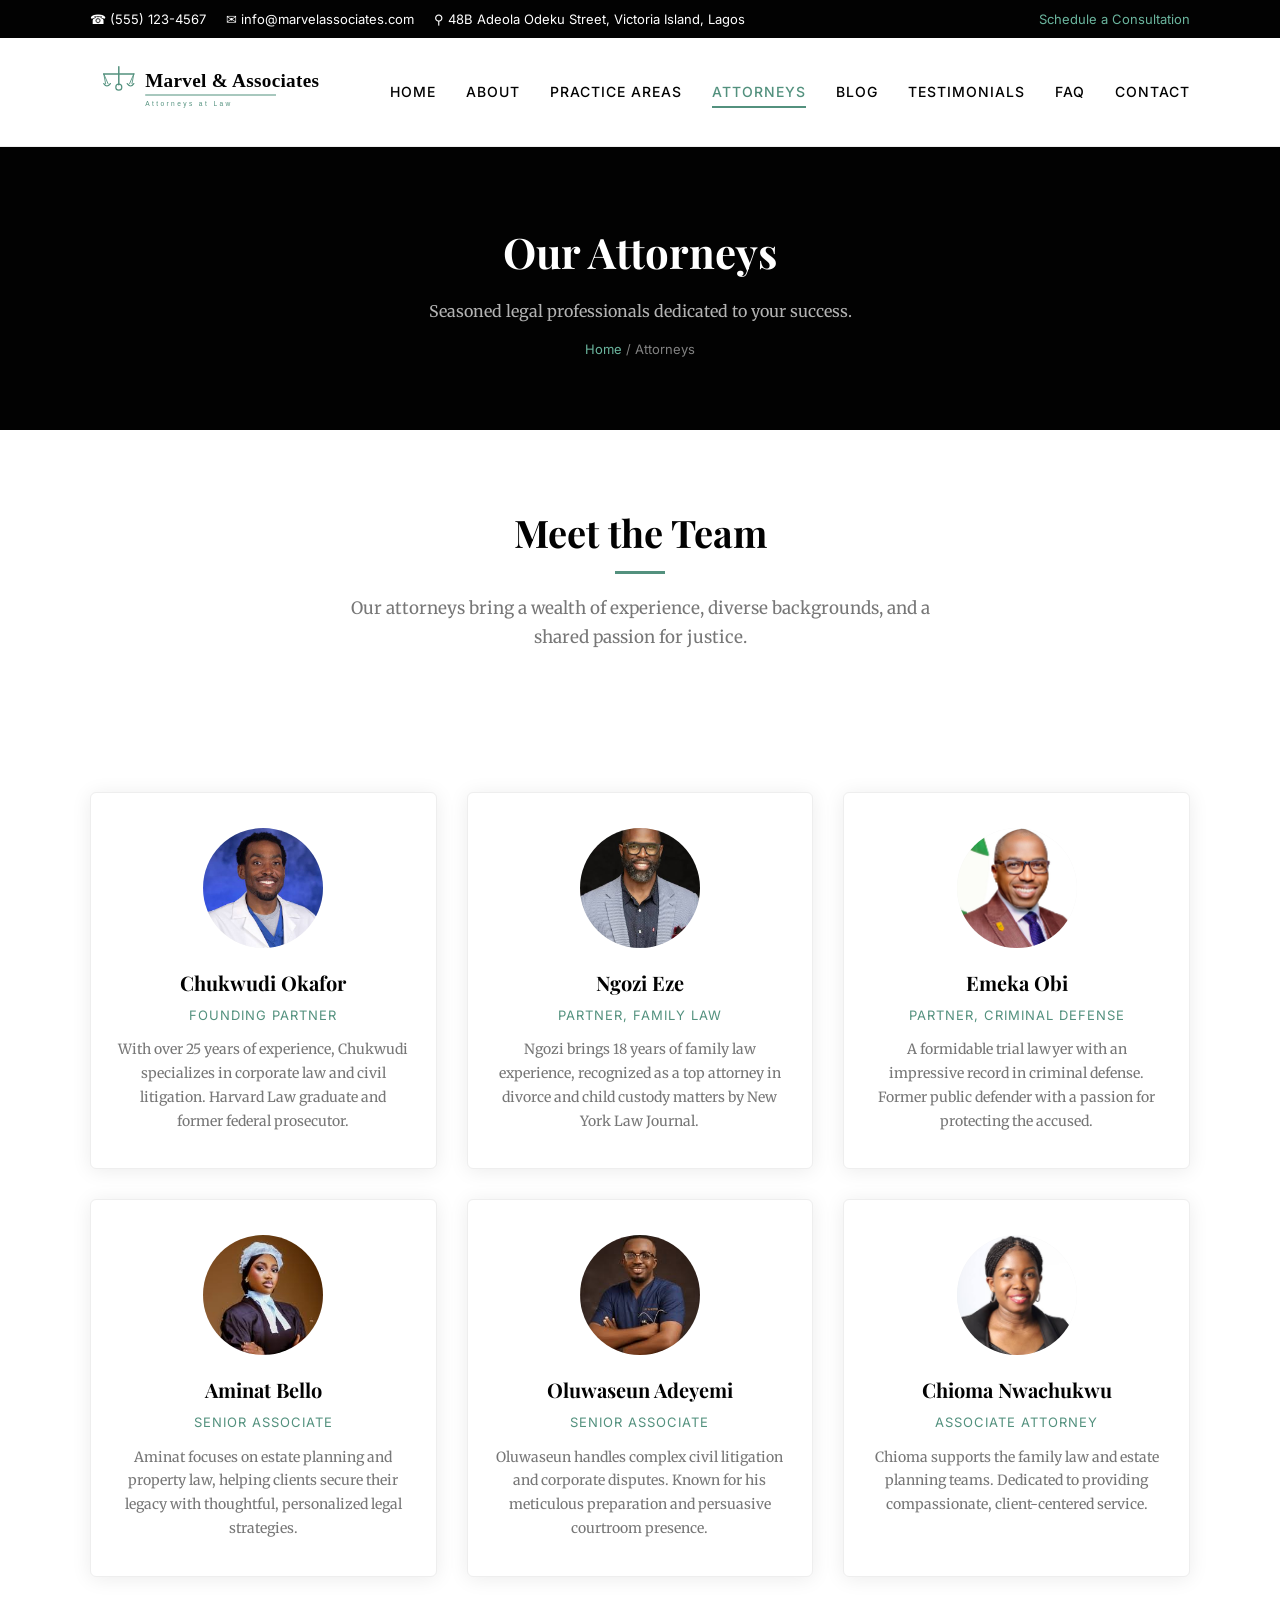
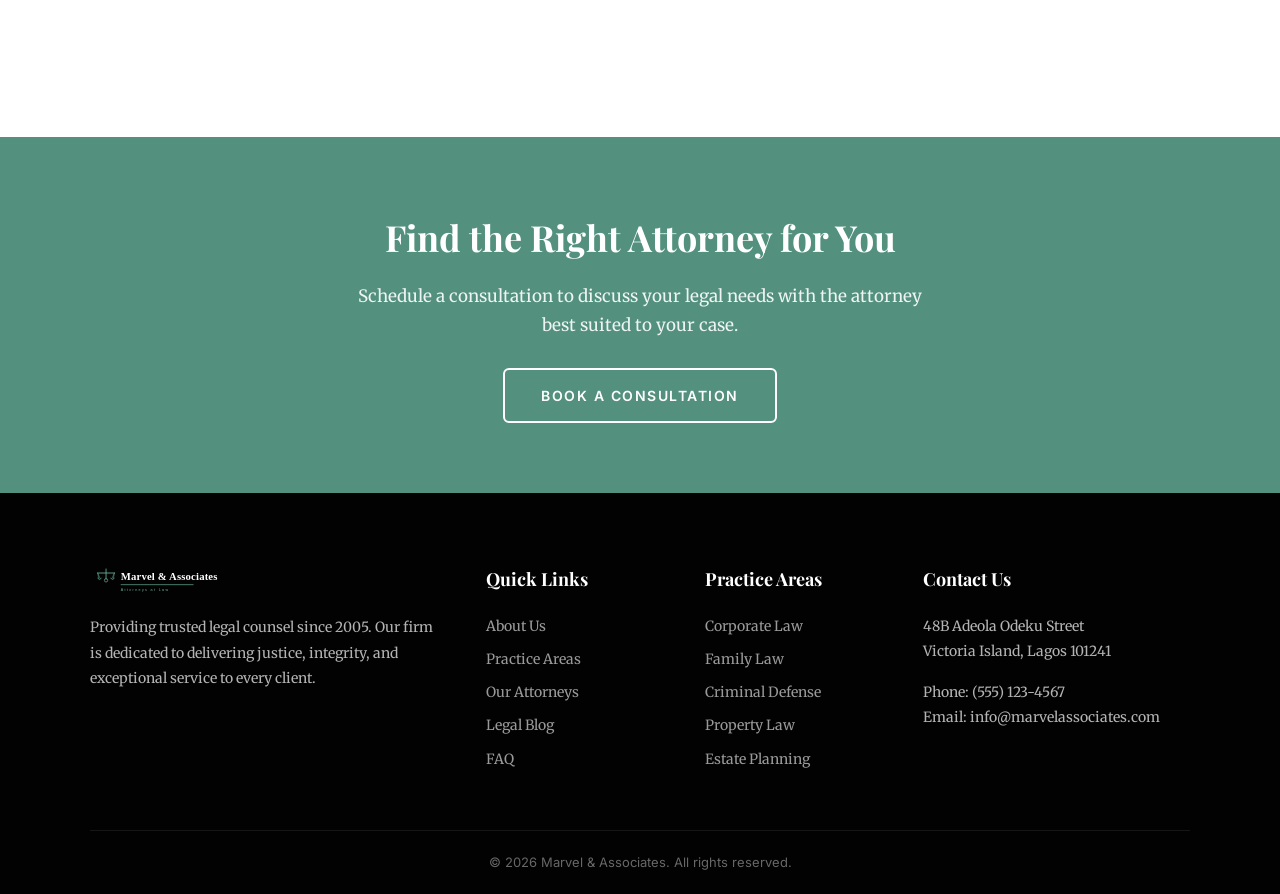
<file: attorneys.html>
﻿<!DOCTYPE html>
<html lang="en">
<head>
  <meta charset="UTF-8">
  <meta name="viewport" content="width=device-width, initial-scale=1.0">
  <meta name="description" content="Meet our experienced attorneys at Marvel &amp; Associates â€” dedicated legal professionals committed to your success.">
  <title>Our Attorneys â€” Marvel &amp; Associates</title>
  <link rel="preconnect" href="https://fonts.googleapis.com">
  <link rel="preconnect" href="https://fonts.gstatic.com" crossorigin>
  <link href="https://fonts.googleapis.com/css2?family=Playfair+Display:wght@400;600;700&family=Merriweather:ital,wght@0,300;0,400;0,700;1,400&family=Inter:wght@400;500;600;700&display=swap" rel="stylesheet">
  <link rel="stylesheet" href="css/style.css">
</head>
<body>

  <div class="top-bar">
    <div class="container">
      <div class="top-bar-info">
        <span>&#9742; (555) 123-4567</span>
        <span>&#9993; info@marvelassociates.com</span>
        <span>&#9906; 48B Adeola Odeku Street, Victoria Island, Lagos</span>
      </div>
      <a href="booking.html">Schedule a Consultation</a>
    </div>
  </div>

  <header class="header">
    <div class="container">
      <a href="index.html" class="logo">
        <img src="images/logo.svg" alt="Marvel &amp; Associates">
      </a>
      <button class="hamburger" aria-label="Toggle navigation">
        <span></span>
        <span></span>
        <span></span>
      </button>
      <nav class="nav">
        <a href="index.html">Home</a>
        <a href="about.html">About</a>
        <a href="practice-areas.html">Practice Areas</a>
        <a href="attorneys.html" class="active">Attorneys</a>
        <a href="blog.html">Blog</a>
        <a href="testimonials.html">Testimonials</a>
        <a href="faq.html">FAQ</a>
        <a href="contact.html">Contact</a>
      </nav>
    </div>
  </header>

  <section class="page-banner">
    <div class="container">
      <h1>Our Attorneys</h1>
      <p>Seasoned legal professionals dedicated to your success.</p>
      <div class="breadcrumb">
        <a href="index.html">Home</a> / Attorneys
      </div>
    </div>
  </section>

  <section class="page-section">
    <div class="container">
      <div class="section-header">
        <h2>Meet the Team</h2>
        <div class="section-divider"></div>
        <p>Our attorneys bring a wealth of experience, diverse backgrounds, and a shared passion for justice.</p>
      </div>
      <div class="attorneys-grid">
        <div class="attorney-card">
          <div class="photo"><img src="images/attorney-1.jpg" alt="Chukwudi Okafor" style="width:100%;height:100%;border-radius:50%;object-fit:cover;"></div>
          <h3>Chukwudi Okafor</h3>
          <div class="role">Founding Partner</div>
          <p>With over 25 years of experience, Chukwudi specializes in corporate law and civil litigation. Harvard Law graduate and former federal prosecutor.</p>
        </div>
        <div class="attorney-card">
          <div class="photo"><img src="images/attorney-2.jpg" alt="Ngozi Eze" style="width:100%;height:100%;border-radius:50%;object-fit:cover;"></div>
          <h3>Ngozi Eze</h3>
          <div class="role">Partner, Family Law</div>
          <p>Ngozi brings 18 years of family law experience, recognized as a top attorney in divorce and child custody matters by New York Law Journal.</p>
        </div>
        <div class="attorney-card">
          <div class="photo"><img src="images/attorney-3.jpg" alt="Emeka Obi" style="width:100%;height:100%;border-radius:50%;object-fit:cover;"></div>
          <h3>Emeka Obi</h3>
          <div class="role">Partner, Criminal Defense</div>
          <p>A formidable trial lawyer with an impressive record in criminal defense. Former public defender with a passion for protecting the accused.</p>
        </div>
        <div class="attorney-card">
          <div class="photo"><img src="images/attorney-4.jpg" alt="Aminat Bello" style="width:100%;height:100%;border-radius:50%;object-fit:cover;"></div>
          <h3>Aminat Bello</h3>
          <div class="role">Senior Associate</div>
          <p>Aminat focuses on estate planning and property law, helping clients secure their legacy with thoughtful, personalized legal strategies.</p>
        </div>
        <div class="attorney-card">
          <div class="photo"><img src="images/attorney-5.jpg" alt="Oluwaseun Adeyemi" style="width:100%;height:100%;border-radius:50%;object-fit:cover;"></div>
          <h3>Oluwaseun Adeyemi</h3>
          <div class="role">Senior Associate</div>
          <p>Oluwaseun handles complex civil litigation and corporate disputes. Known for his meticulous preparation and persuasive courtroom presence.</p>
        </div>
        <div class="attorney-card">
          <div class="photo"><img src="images/attorney-6.jpg" alt="Chioma Nwachukwu" style="width:100%;height:100%;border-radius:50%;object-fit:cover;"></div>
          <h3>Chioma Nwachukwu</h3>
          <div class="role">Associate Attorney</div>
          <p>Chioma supports the family law and estate planning teams. Dedicated to providing compassionate, client-centered service.</p>
        </div>
      </div>
    </div>
  </section>

  <section class="cta-section">
    <div class="container">
      <h2>Find the Right Attorney for You</h2>
      <p>Schedule a consultation to discuss your legal needs with the attorney best suited to your case.</p>
      <a href="booking.html" class="btn btn-outline-light">Book a Consultation</a>
    </div>
  </section>

  <footer class="footer">
    <div class="container">
      <div class="footer-grid">
        <div class="footer-col">
          <div class="footer-logo">
            <img src="images/logo-white.svg" alt="Marvel &amp; Associates" style="height:40px;">
          </div>
          <p>Providing trusted legal counsel since 2005. Our firm is dedicated to delivering justice, integrity, and exceptional service to every client.</p>
        </div>
        <div class="footer-col">
          <h4>Quick Links</h4>
          <ul>
            <li><a href="about.html">About Us</a></li>
            <li><a href="practice-areas.html">Practice Areas</a></li>
            <li><a href="attorneys.html">Our Attorneys</a></li>
            <li><a href="blog.html">Legal Blog</a></li>
            <li><a href="faq.html">FAQ</a></li>
          </ul>
        </div>
        <div class="footer-col">
          <h4>Practice Areas</h4>
          <ul>
            <li><a href="practice-areas.html">Corporate Law</a></li>
            <li><a href="practice-areas.html">Family Law</a></li>
            <li><a href="practice-areas.html">Criminal Defense</a></li>
            <li><a href="practice-areas.html">Property Law</a></li>
            <li><a href="practice-areas.html">Estate Planning</a></li>
          </ul>
        </div>
        <div class="footer-col">
          <h4>Contact Us</h4>
          <p>48B Adeola Odeku Street<br>Victoria Island, Lagos 101241</p>
          <p>Phone: (555) 123-4567<br>Email: info@marvelassociates.com</p>
        </div>
      </div>
      <div class="footer-bottom">
        &copy; 2026 Marvel &amp; Associates. All rights reserved.
      </div>
    </div>
  </footer>

  <script src="js/main.js"></script>
</body>
</html>
</file>
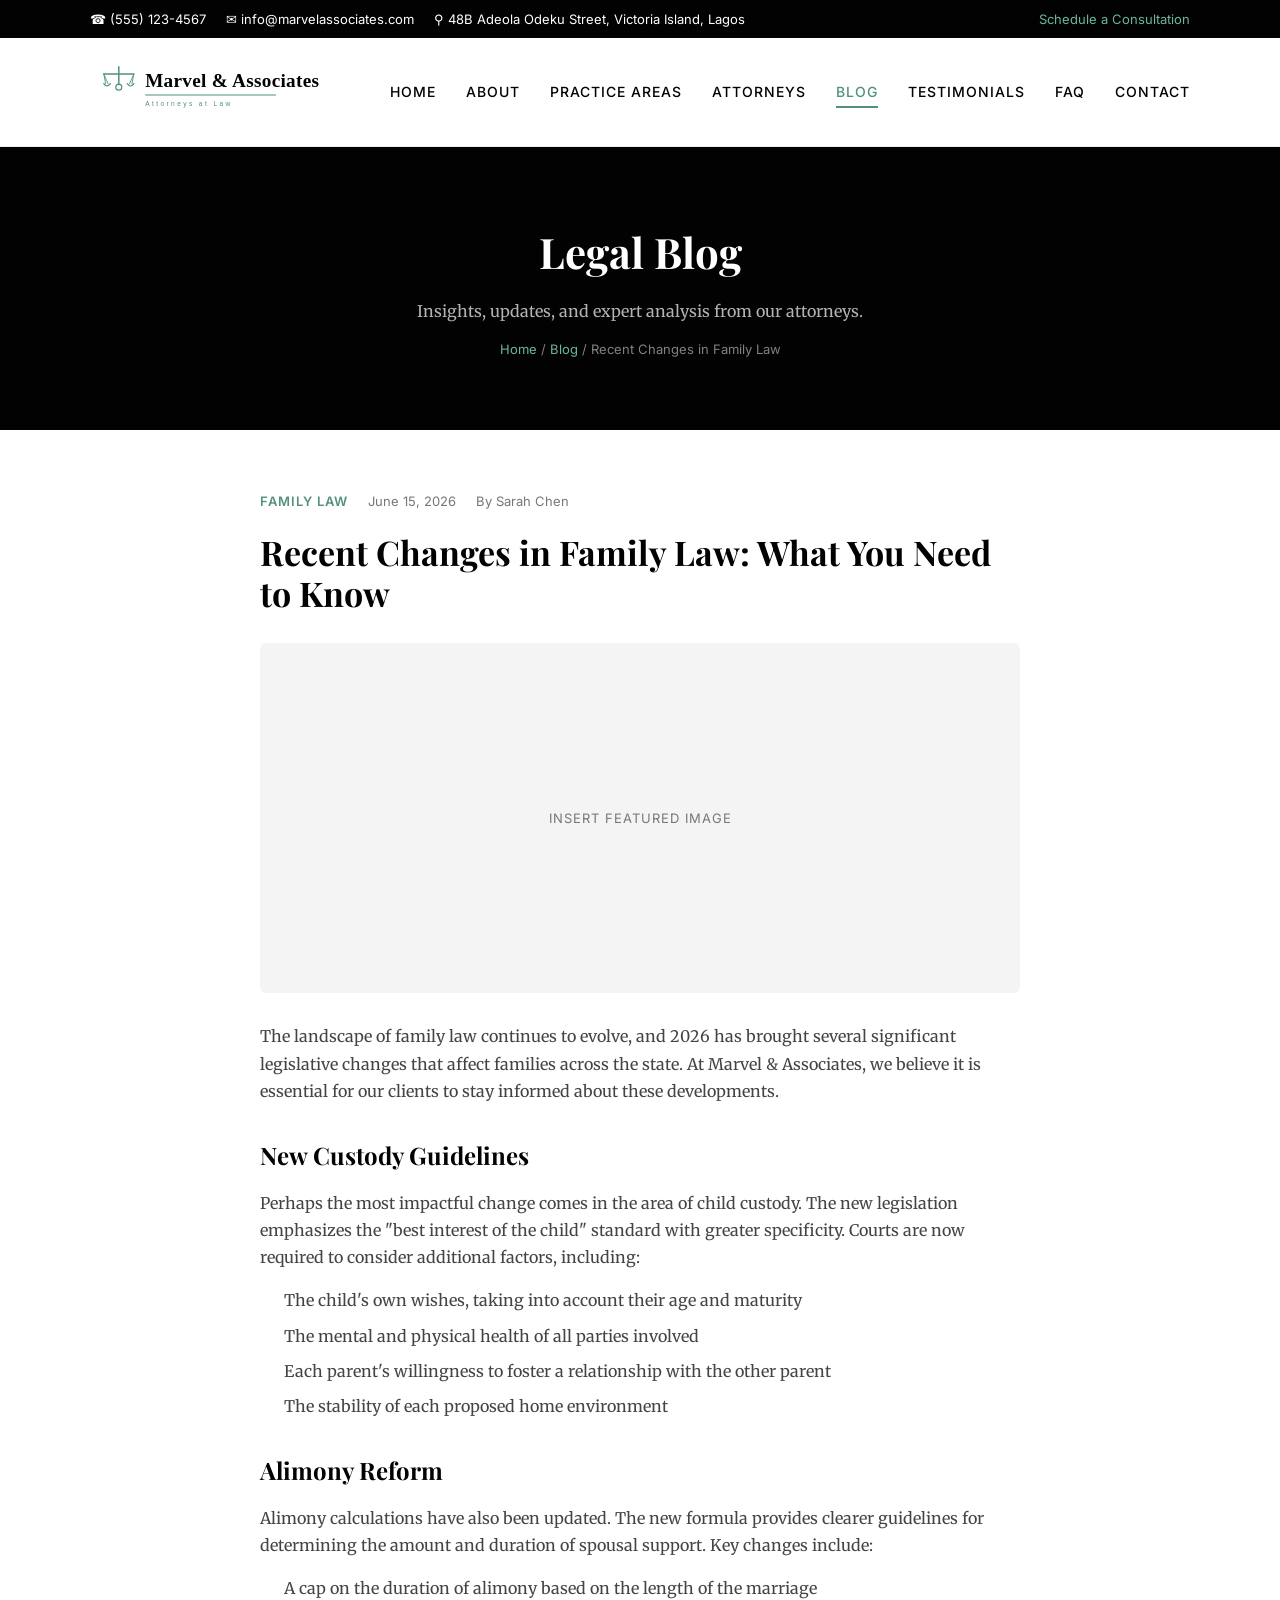
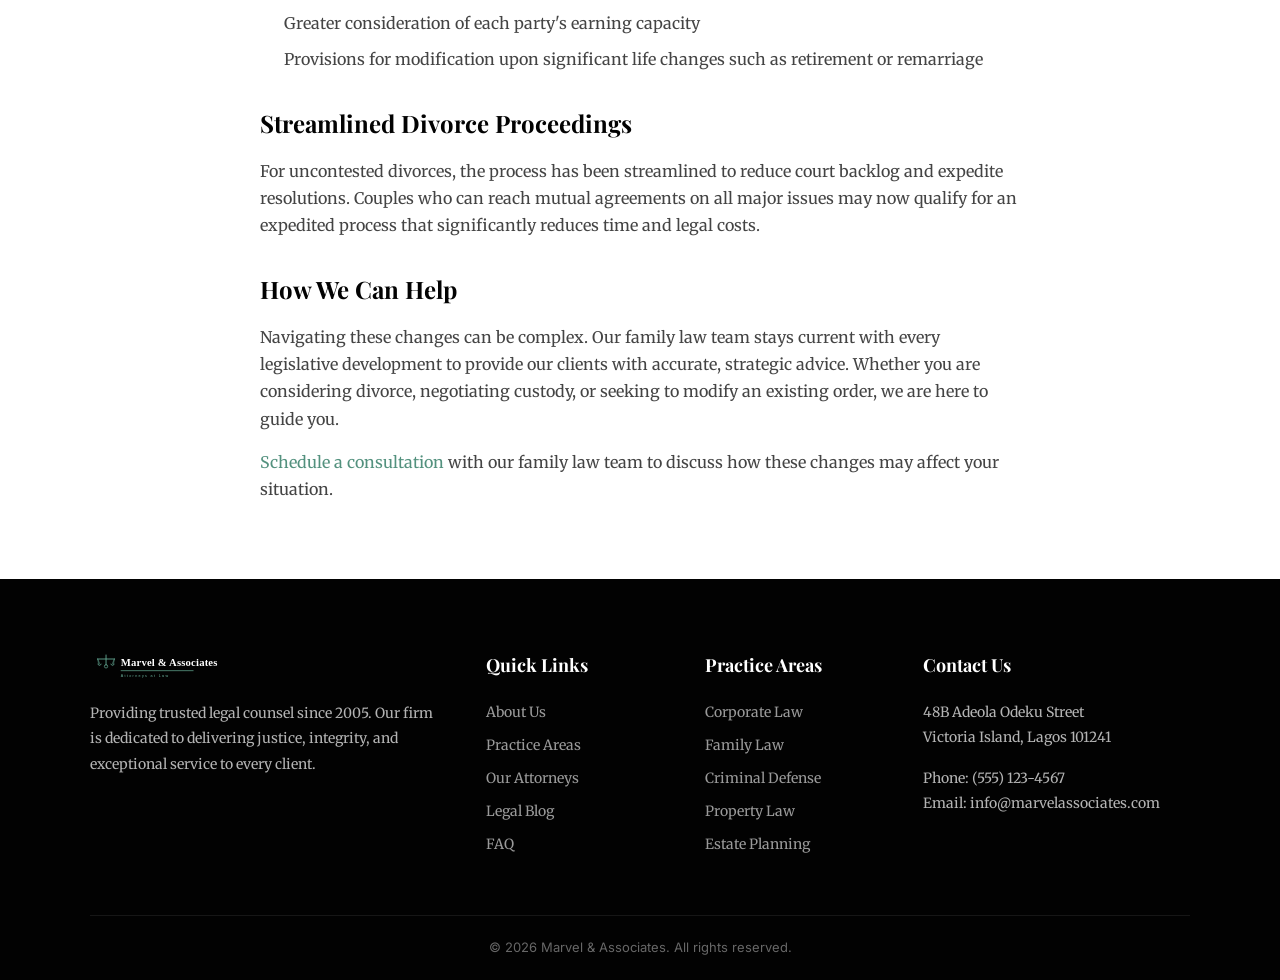
<file: blog-post.html>
﻿<!DOCTYPE html>
<html lang="en">
<head>
  <meta charset="UTF-8">
  <meta name="viewport" content="width=device-width, initial-scale=1.0">
  <meta name="description" content="Recent Changes in Family Law â€” Marvel &amp; Associates breaks down the latest legislation affecting custody, alimony, and family legal matters.">
  <title>Recent Changes in Family Law â€” Marvel &amp; Associates</title>
  <link rel="preconnect" href="https://fonts.googleapis.com">
  <link rel="preconnect" href="https://fonts.gstatic.com" crossorigin>
  <link href="https://fonts.googleapis.com/css2?family=Playfair+Display:wght@400;600;700&family=Merriweather:ital,wght@0,300;0,400;0,700;1,400&family=Inter:wght@400;500;600;700&display=swap" rel="stylesheet">
  <link rel="stylesheet" href="css/style.css">
</head>
<body>

  <div class="top-bar">
    <div class="container">
      <div class="top-bar-info">
        <span>&#9742; (555) 123-4567</span>
        <span>&#9993; info@marvelassociates.com</span>
        <span>&#9906; 48B Adeola Odeku Street, Victoria Island, Lagos</span>
      </div>
      <a href="booking.html">Schedule a Consultation</a>
    </div>
  </div>

  <header class="header">
    <div class="container">
      <a href="index.html" class="logo">
        <img src="images/logo.svg" alt="Marvel &amp; Associates">
      </a>
      <button class="hamburger" aria-label="Toggle navigation">
        <span></span>
        <span></span>
        <span></span>
      </button>
      <nav class="nav">
        <a href="index.html">Home</a>
        <a href="about.html">About</a>
        <a href="practice-areas.html">Practice Areas</a>
        <a href="attorneys.html">Attorneys</a>
        <a href="blog.html" class="active">Blog</a>
        <a href="testimonials.html">Testimonials</a>
        <a href="faq.html">FAQ</a>
        <a href="contact.html">Contact</a>
      </nav>
    </div>
  </header>

  <section class="page-banner">
    <div class="container">
      <h1>Legal Blog</h1>
      <p>Insights, updates, and expert analysis from our attorneys.</p>
      <div class="breadcrumb">
        <a href="index.html">Home</a> / <a href="blog.html">Blog</a> / Recent Changes in Family Law
      </div>
    </div>
  </section>

  <section class="blog-post-section">
    <div class="container">
      <div class="post-content">
        <div class="blog-post-meta">
          <span class="category">Family Law</span>
          <span>June 15, 2026</span>
          <span>By Sarah Chen</span>
        </div>
        <h1>Recent Changes in Family Law: What You Need to Know</h1>
        <div class="featured-image">Insert Featured Image</div>

        <p>The landscape of family law continues to evolve, and 2026 has brought several significant legislative changes that affect families across the state. At Marvel &amp; Associates, we believe it is essential for our clients to stay informed about these developments.</p>

        <h2>New Custody Guidelines</h2>
        <p>Perhaps the most impactful change comes in the area of child custody. The new legislation emphasizes the "best interest of the child" standard with greater specificity. Courts are now required to consider additional factors, including:</p>
        <ul>
          <li>The child's own wishes, taking into account their age and maturity</li>
          <li>The mental and physical health of all parties involved</li>
          <li>Each parent's willingness to foster a relationship with the other parent</li>
          <li>The stability of each proposed home environment</li>
        </ul>

        <h2>Alimony Reform</h2>
        <p>Alimony calculations have also been updated. The new formula provides clearer guidelines for determining the amount and duration of spousal support. Key changes include:</p>
        <ul>
          <li>A cap on the duration of alimony based on the length of the marriage</li>
          <li>Greater consideration of each party's earning capacity</li>
          <li>Provisions for modification upon significant life changes such as retirement or remarriage</li>
        </ul>

        <h2>Streamlined Divorce Proceedings</h2>
        <p>For uncontested divorces, the process has been streamlined to reduce court backlog and expedite resolutions. Couples who can reach mutual agreements on all major issues may now qualify for an expedited process that significantly reduces time and legal costs.</p>

        <h2>How We Can Help</h2>
        <p>Navigating these changes can be complex. Our family law team stays current with every legislative development to provide our clients with accurate, strategic advice. Whether you are considering divorce, negotiating custody, or seeking to modify an existing order, we are here to guide you.</p>

        <p><a href="booking.html">Schedule a consultation</a> with our family law team to discuss how these changes may affect your situation.</p>
      </div>
    </div>
  </section>

  <footer class="footer">
    <div class="container">
      <div class="footer-grid">
        <div class="footer-col">
          <div class="footer-logo">
            <img src="images/logo-white.svg" alt="Marvel &amp; Associates" style="height:40px;">
          </div>
          <p>Providing trusted legal counsel since 2005. Our firm is dedicated to delivering justice, integrity, and exceptional service to every client.</p>
        </div>
        <div class="footer-col">
          <h4>Quick Links</h4>
          <ul>
            <li><a href="about.html">About Us</a></li>
            <li><a href="practice-areas.html">Practice Areas</a></li>
            <li><a href="attorneys.html">Our Attorneys</a></li>
            <li><a href="blog.html">Legal Blog</a></li>
            <li><a href="faq.html">FAQ</a></li>
          </ul>
        </div>
        <div class="footer-col">
          <h4>Practice Areas</h4>
          <ul>
            <li><a href="practice-areas.html">Corporate Law</a></li>
            <li><a href="practice-areas.html">Family Law</a></li>
            <li><a href="practice-areas.html">Criminal Defense</a></li>
            <li><a href="practice-areas.html">Property Law</a></li>
            <li><a href="practice-areas.html">Estate Planning</a></li>
          </ul>
        </div>
        <div class="footer-col">
          <h4>Contact Us</h4>
          <p>48B Adeola Odeku Street<br>Victoria Island, Lagos 101241</p>
          <p>Phone: (555) 123-4567<br>Email: info@marvelassociates.com</p>
        </div>
      </div>
      <div class="footer-bottom">
        &copy; 2026 Marvel &amp; Associates. All rights reserved.
      </div>
    </div>
  </footer>

  <script src="js/main.js"></script>
</body>
</html>
</file>
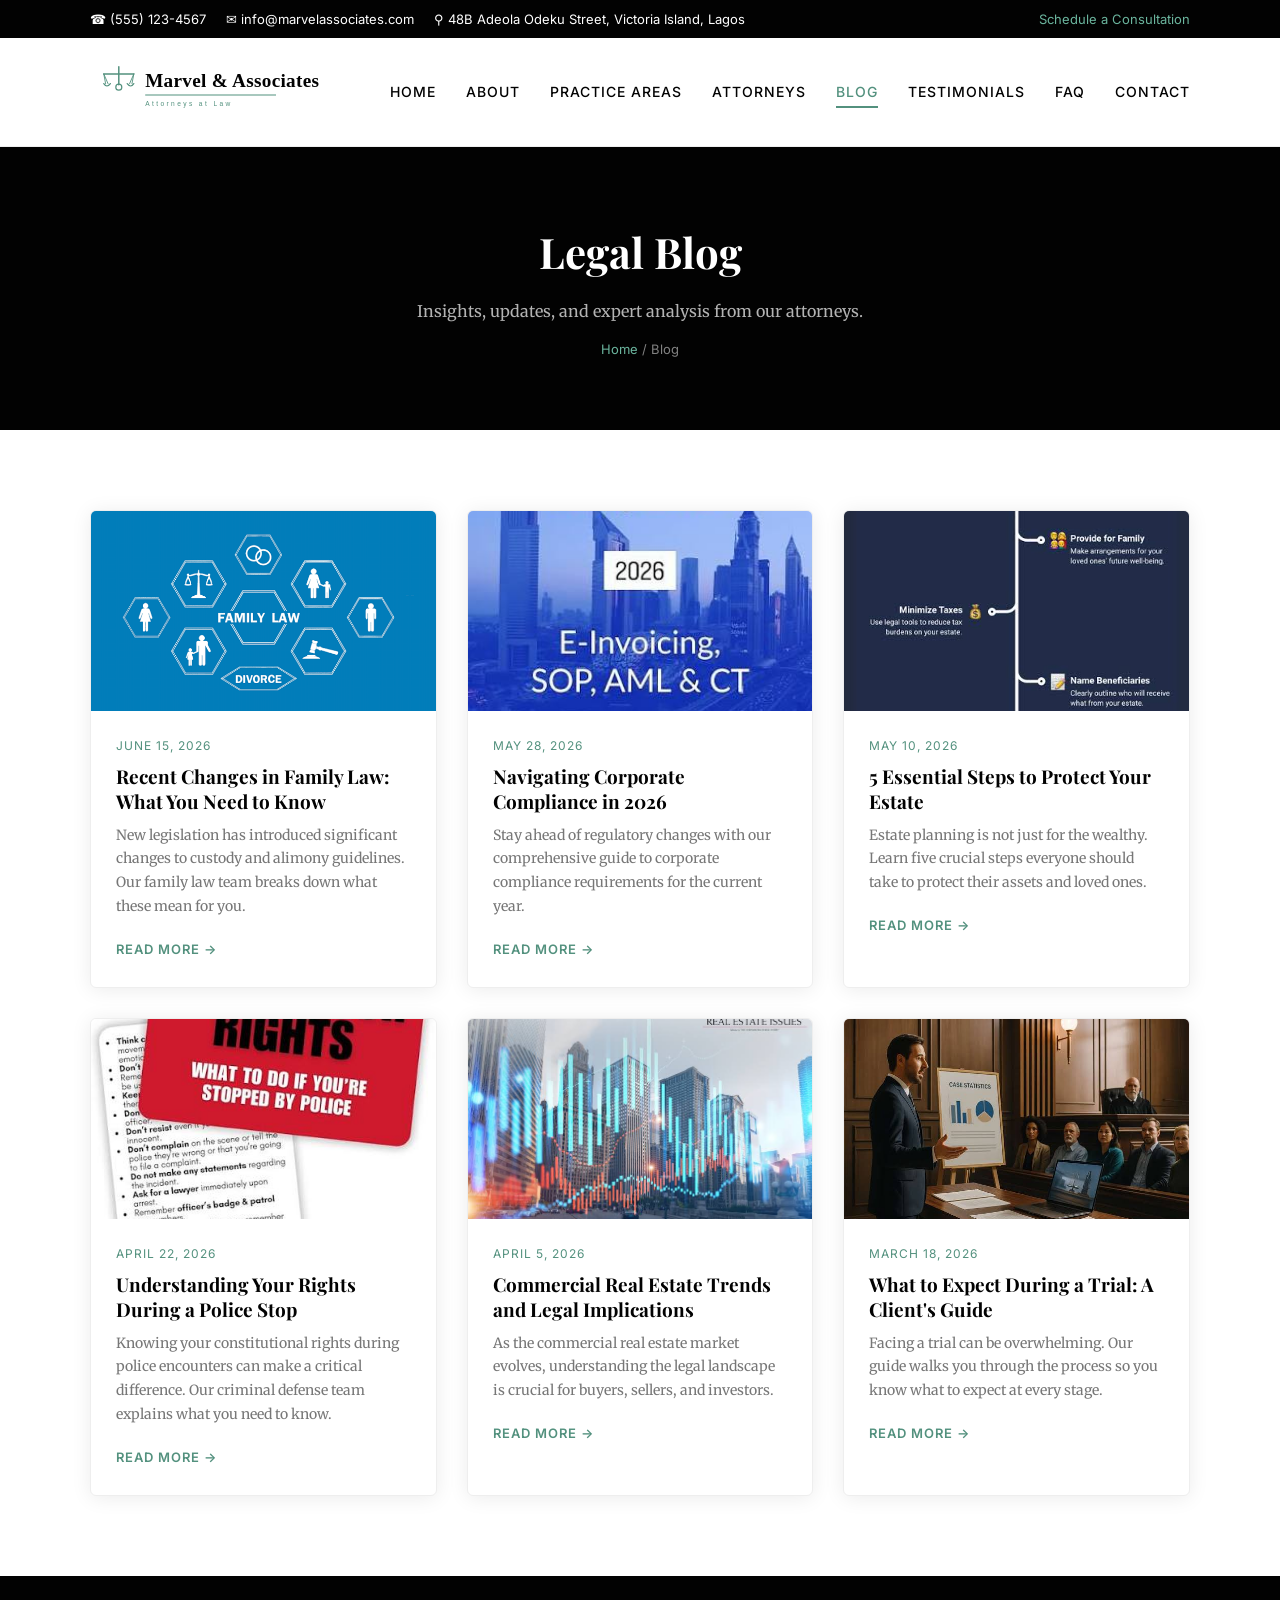
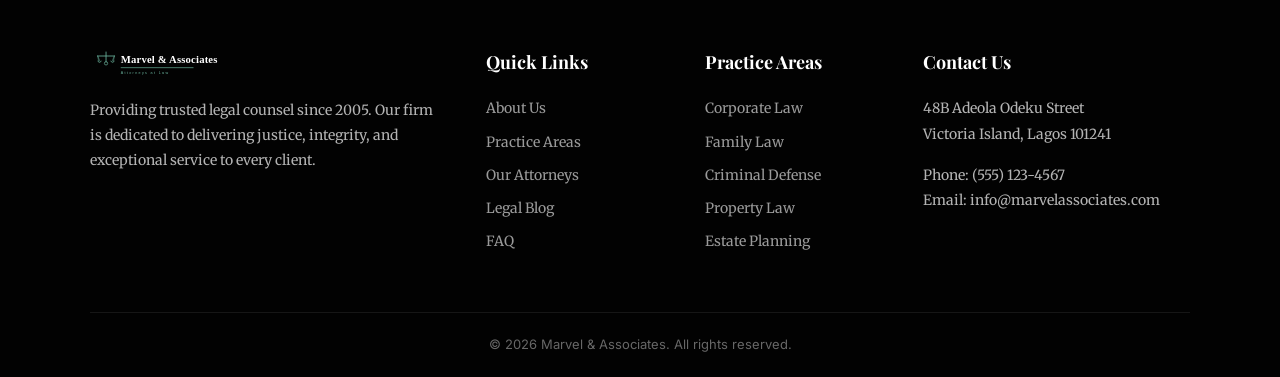
<file: blog.html>
﻿<!DOCTYPE html>
<html lang="en">
<head>
  <meta charset="UTF-8">
  <meta name="viewport" content="width=device-width, initial-scale=1.0">
  <meta name="description" content="Legal insights, updates, and expert analysis from Marvel &amp; Associates. Stay informed on the latest developments in law.">
  <title>Legal Blog â€” Marvel &amp; Associates</title>
  <link rel="preconnect" href="https://fonts.googleapis.com">
  <link rel="preconnect" href="https://fonts.gstatic.com" crossorigin>
  <link href="https://fonts.googleapis.com/css2?family=Playfair+Display:wght@400;600;700&family=Merriweather:ital,wght@0,300;0,400;0,700;1,400&family=Inter:wght@400;500;600;700&display=swap" rel="stylesheet">
  <link rel="stylesheet" href="css/style.css">
</head>
<body>

  <div class="top-bar">
    <div class="container">
      <div class="top-bar-info">
        <span>&#9742; (555) 123-4567</span>
        <span>&#9993; info@marvelassociates.com</span>
        <span>&#9906; 48B Adeola Odeku Street, Victoria Island, Lagos</span>
      </div>
      <a href="booking.html">Schedule a Consultation</a>
    </div>
  </div>

  <header class="header">
    <div class="container">
      <a href="index.html" class="logo">
        <img src="images/logo.svg" alt="Marvel &amp; Associates">
      </a>
      <button class="hamburger" aria-label="Toggle navigation">
        <span></span>
        <span></span>
        <span></span>
      </button>
      <nav class="nav">
        <a href="index.html">Home</a>
        <a href="about.html">About</a>
        <a href="practice-areas.html">Practice Areas</a>
        <a href="attorneys.html">Attorneys</a>
        <a href="blog.html" class="active">Blog</a>
        <a href="testimonials.html">Testimonials</a>
        <a href="faq.html">FAQ</a>
        <a href="contact.html">Contact</a>
      </nav>
    </div>
  </header>

  <section class="page-banner">
    <div class="container">
      <h1>Legal Blog</h1>
      <p>Insights, updates, and expert analysis from our attorneys.</p>
      <div class="breadcrumb">
        <a href="index.html">Home</a> / Blog
      </div>
    </div>
  </section>

  <section class="blog-listing">
    <div class="container">
      <div class="blog-grid">
        <article class="blog-card">
          <div class="blog-card-image"><img src="images/blog-1.jpg" alt="Blog" style="width:100%;height:100%;object-fit:cover;"></div>
          <div class="blog-card-body">
            <div class="date">June 15, 2026</div>
            <h3>Recent Changes in Family Law: What You Need to Know</h3>
            <p>New legislation has introduced significant changes to custody and alimony guidelines. Our family law team breaks down what these mean for you.</p>
            <a href="blog-post.html" class="read-more">Read More &rarr;</a>
          </div>
        </article>
        <article class="blog-card">
          <div class="blog-card-image"><img src="images/blog-2.jpg" alt="Blog" style="width:100%;height:100%;object-fit:cover;"></div>
          <div class="blog-card-body">
            <div class="date">May 28, 2026</div>
            <h3>Navigating Corporate Compliance in 2026</h3>
            <p>Stay ahead of regulatory changes with our comprehensive guide to corporate compliance requirements for the current year.</p>
            <a href="blog-post.html" class="read-more">Read More &rarr;</a>
          </div>
        </article>
        <article class="blog-card">
          <div class="blog-card-image"><img src="images/blog-3.jpg" alt="Blog" style="width:100%;height:100%;object-fit:cover;"></div>
          <div class="blog-card-body">
            <div class="date">May 10, 2026</div>
            <h3>5 Essential Steps to Protect Your Estate</h3>
            <p>Estate planning is not just for the wealthy. Learn five crucial steps everyone should take to protect their assets and loved ones.</p>
            <a href="blog-post.html" class="read-more">Read More &rarr;</a>
          </div>
        </article>
        <article class="blog-card">
          <div class="blog-card-image"><img src="images/blog-4.jpg" alt="Blog" style="width:100%;height:100%;object-fit:cover;"></div>
          <div class="blog-card-body">
            <div class="date">April 22, 2026</div>
            <h3>Understanding Your Rights During a Police Stop</h3>
            <p>Knowing your constitutional rights during police encounters can make a critical difference. Our criminal defense team explains what you need to know.</p>
            <a href="blog-post.html" class="read-more">Read More &rarr;</a>
          </div>
        </article>
        <article class="blog-card">
          <div class="blog-card-image"><img src="images/blog-5.jpg" alt="Blog" style="width:100%;height:100%;object-fit:cover;"></div>
          <div class="blog-card-body">
            <div class="date">April 5, 2026</div>
            <h3>Commercial Real Estate Trends and Legal Implications</h3>
            <p>As the commercial real estate market evolves, understanding the legal landscape is crucial for buyers, sellers, and investors.</p>
            <a href="blog-post.html" class="read-more">Read More &rarr;</a>
          </div>
        </article>
        <article class="blog-card">
          <div class="blog-card-image"><img src="images/blog-6.jpg" alt="Blog" style="width:100%;height:100%;object-fit:cover;"></div>
          <div class="blog-card-body">
            <div class="date">March 18, 2026</div>
            <h3>What to Expect During a Trial: A Client's Guide</h3>
            <p>Facing a trial can be overwhelming. Our guide walks you through the process so you know what to expect at every stage.</p>
            <a href="blog-post.html" class="read-more">Read More &rarr;</a>
          </div>
        </article>
      </div>
    </div>
  </section>

  <footer class="footer">
    <div class="container">
      <div class="footer-grid">
        <div class="footer-col">
          <div class="footer-logo">
            <img src="images/logo-white.svg" alt="Marvel &amp; Associates" style="height:40px;">
          </div>
          <p>Providing trusted legal counsel since 2005. Our firm is dedicated to delivering justice, integrity, and exceptional service to every client.</p>
        </div>
        <div class="footer-col">
          <h4>Quick Links</h4>
          <ul>
            <li><a href="about.html">About Us</a></li>
            <li><a href="practice-areas.html">Practice Areas</a></li>
            <li><a href="attorneys.html">Our Attorneys</a></li>
            <li><a href="blog.html">Legal Blog</a></li>
            <li><a href="faq.html">FAQ</a></li>
          </ul>
        </div>
        <div class="footer-col">
          <h4>Practice Areas</h4>
          <ul>
            <li><a href="practice-areas.html">Corporate Law</a></li>
            <li><a href="practice-areas.html">Family Law</a></li>
            <li><a href="practice-areas.html">Criminal Defense</a></li>
            <li><a href="practice-areas.html">Property Law</a></li>
            <li><a href="practice-areas.html">Estate Planning</a></li>
          </ul>
        </div>
        <div class="footer-col">
          <h4>Contact Us</h4>
          <p>48B Adeola Odeku Street<br>Victoria Island, Lagos 101241</p>
          <p>Phone: (555) 123-4567<br>Email: info@marvelassociates.com</p>
        </div>
      </div>
      <div class="footer-bottom">
        &copy; 2026 Marvel &amp; Associates. All rights reserved.
      </div>
    </div>
  </footer>

  <script src="js/main.js"></script>
</body>
</html>
</file>
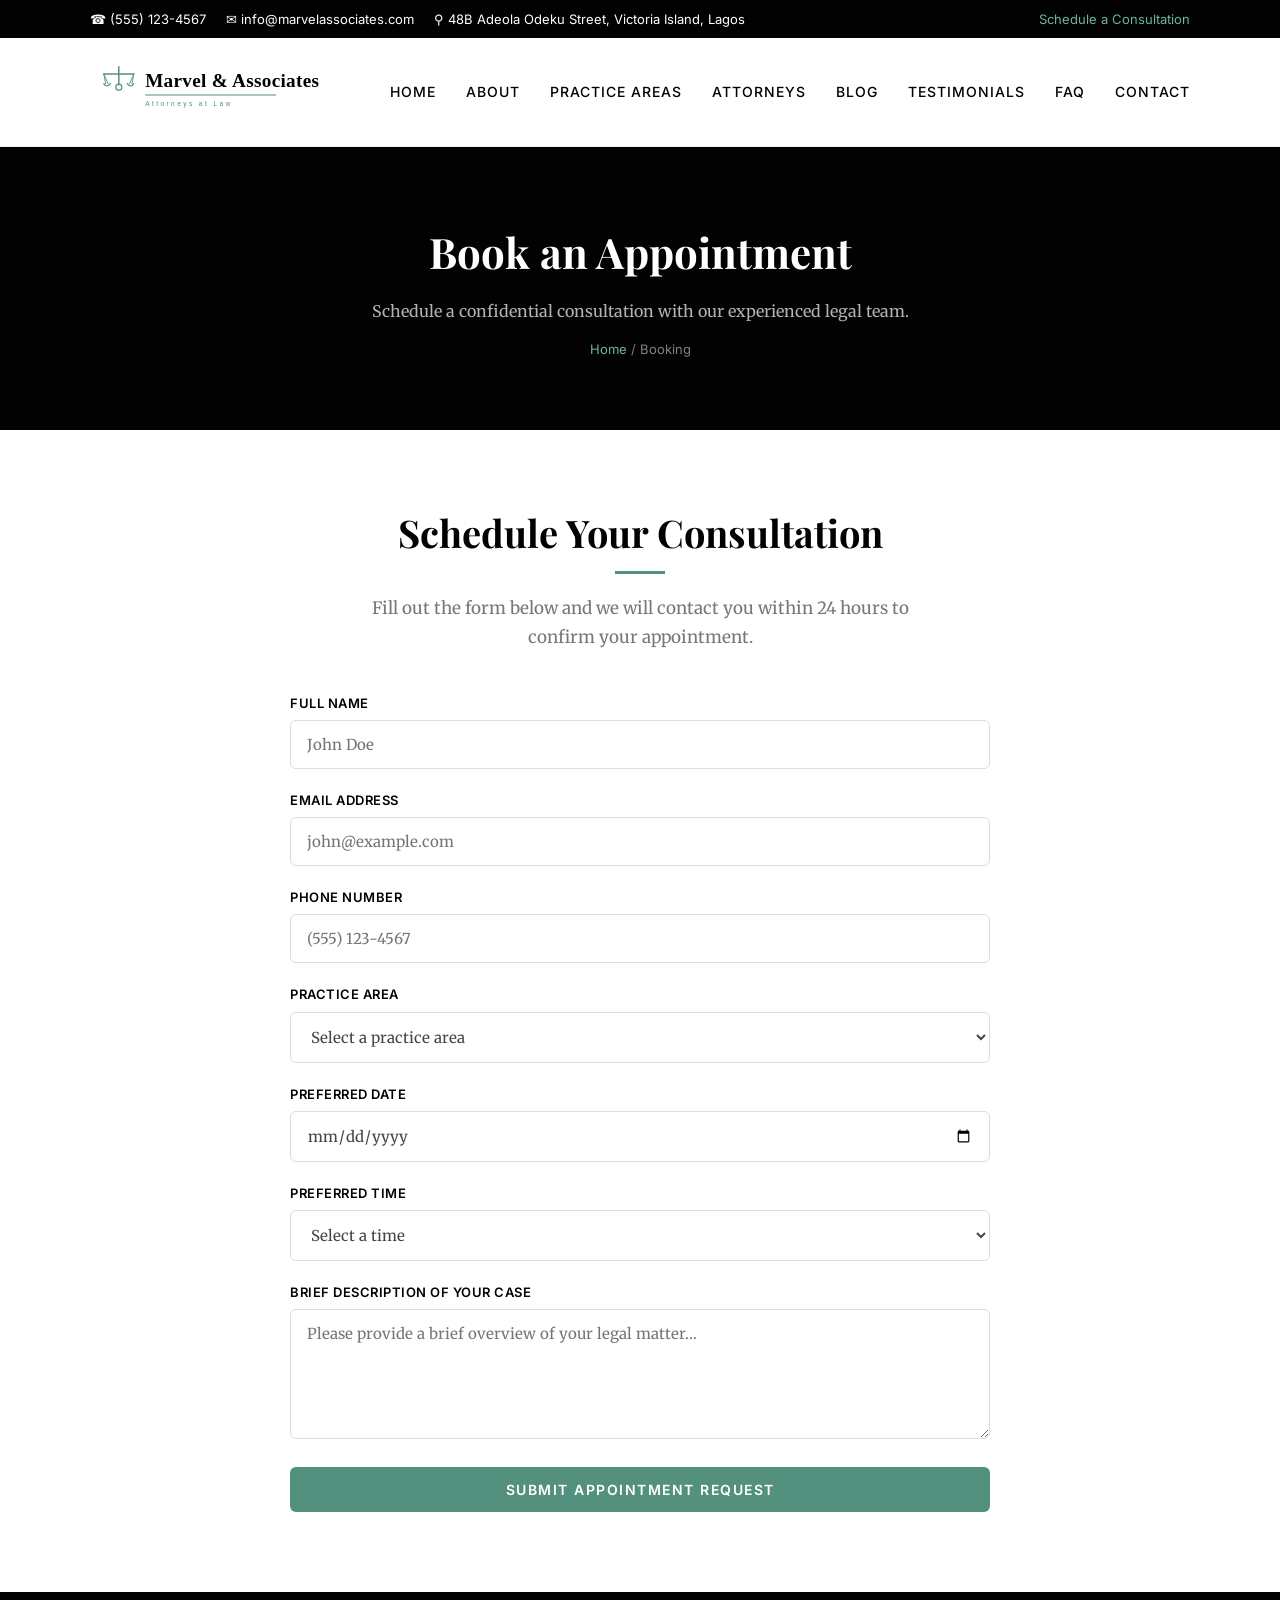
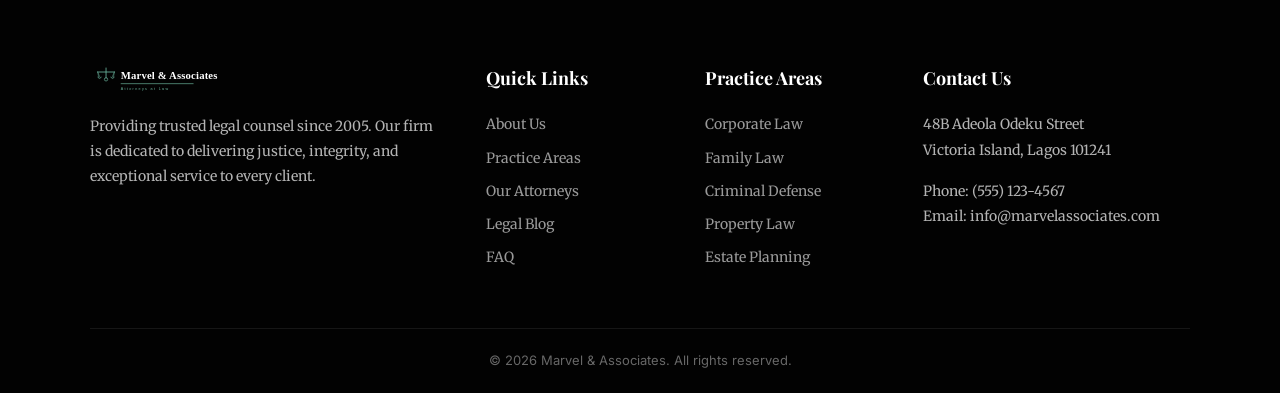
<file: booking.html>
﻿<!DOCTYPE html>
<html lang="en">
<head>
  <meta charset="UTF-8">
  <meta name="viewport" content="width=device-width, initial-scale=1.0">
  <meta name="description" content="Book a consultation with Marvel &amp; Associates. Schedule an appointment with our experienced attorneys for personalized legal advice.">
  <title>Book an Appointment â€” Marvel &amp; Associates</title>
  <link rel="preconnect" href="https://fonts.googleapis.com">
  <link rel="preconnect" href="https://fonts.gstatic.com" crossorigin>
  <link href="https://fonts.googleapis.com/css2?family=Playfair+Display:wght@400;600;700&family=Merriweather:ital,wght@0,300;0,400;0,700;1,400&family=Inter:wght@400;500;600;700&display=swap" rel="stylesheet">
  <link rel="stylesheet" href="css/style.css">
</head>
<body>

  <div class="top-bar">
    <div class="container">
      <div class="top-bar-info">
        <span>&#9742; (555) 123-4567</span>
        <span>&#9993; info@marvelassociates.com</span>
        <span>&#9906; 48B Adeola Odeku Street, Victoria Island, Lagos</span>
      </div>
      <a href="booking.html">Schedule a Consultation</a>
    </div>
  </div>

  <header class="header">
    <div class="container">
      <a href="index.html" class="logo">
        <img src="images/logo.svg" alt="Marvel &amp; Associates">
      </a>
      <button class="hamburger" aria-label="Toggle navigation">
        <span></span>
        <span></span>
        <span></span>
      </button>
      <nav class="nav">
        <a href="index.html">Home</a>
        <a href="about.html">About</a>
        <a href="practice-areas.html">Practice Areas</a>
        <a href="attorneys.html">Attorneys</a>
        <a href="blog.html">Blog</a>
        <a href="testimonials.html">Testimonials</a>
        <a href="faq.html">FAQ</a>
        <a href="contact.html">Contact</a>
      </nav>
    </div>
  </header>

  <section class="page-banner">
    <div class="container">
      <h1>Book an Appointment</h1>
      <p>Schedule a confidential consultation with our experienced legal team.</p>
      <div class="breadcrumb">
        <a href="index.html">Home</a> / Booking
      </div>
    </div>
  </section>

  <section class="booking-section">
    <div class="section-header">
      <h2>Schedule Your Consultation</h2>
      <div class="section-divider"></div>
      <p>Fill out the form below and we will contact you within 24 hours to confirm your appointment.</p>
    </div>
    <form class="contact-form">
      <div class="form-group">
        <label for="name">Full Name</label>
        <input type="text" id="name" name="name" placeholder="John Doe" required>
      </div>
      <div class="form-group">
        <label for="email">Email Address</label>
        <input type="email" id="email" name="email" placeholder="john@example.com" required>
      </div>
      <div class="form-group">
        <label for="phone">Phone Number</label>
        <input type="tel" id="phone" name="phone" placeholder="(555) 123-4567" required>
      </div>
      <div class="form-group">
        <label for="practice-area">Practice Area</label>
        <select id="practice-area" name="practice-area" required>
          <option value="">Select a practice area</option>
          <option value="corporate">Corporate Law</option>
          <option value="family">Family Law</option>
          <option value="criminal">Criminal Defense</option>
          <option value="property">Property Law</option>
          <option value="estate">Estate Planning</option>
          <option value="civil">Civil Litigation</option>
          <option value="other">Other</option>
        </select>
      </div>
      <div class="form-group">
        <label for="date">Preferred Date</label>
        <input type="date" id="date" name="date" required>
      </div>
      <div class="form-group">
        <label for="time">Preferred Time</label>
        <select id="time" name="time" required>
          <option value="">Select a time</option>
          <option value="morning">Morning (9:00 AM â€“ 12:00 PM)</option>
          <option value="afternoon">Afternoon (12:00 PM â€“ 5:00 PM)</option>
        </select>
      </div>
      <div class="form-group">
        <label for="message">Brief Description of Your Case</label>
        <textarea id="message" name="message" placeholder="Please provide a brief overview of your legal matter..." required></textarea>
      </div>
      <button type="submit" class="btn btn-primary" style="width: 100%;">Submit Appointment Request</button>
    </form>
  </section>

  <footer class="footer">
    <div class="container">
      <div class="footer-grid">
        <div class="footer-col">
          <div class="footer-logo">
            <img src="images/logo-white.svg" alt="Marvel &amp; Associates" style="height:40px;">
          </div>
          <p>Providing trusted legal counsel since 2005. Our firm is dedicated to delivering justice, integrity, and exceptional service to every client.</p>
        </div>
        <div class="footer-col">
          <h4>Quick Links</h4>
          <ul>
            <li><a href="about.html">About Us</a></li>
            <li><a href="practice-areas.html">Practice Areas</a></li>
            <li><a href="attorneys.html">Our Attorneys</a></li>
            <li><a href="blog.html">Legal Blog</a></li>
            <li><a href="faq.html">FAQ</a></li>
          </ul>
        </div>
        <div class="footer-col">
          <h4>Practice Areas</h4>
          <ul>
            <li><a href="practice-areas.html">Corporate Law</a></li>
            <li><a href="practice-areas.html">Family Law</a></li>
            <li><a href="practice-areas.html">Criminal Defense</a></li>
            <li><a href="practice-areas.html">Property Law</a></li>
            <li><a href="practice-areas.html">Estate Planning</a></li>
          </ul>
        </div>
        <div class="footer-col">
          <h4>Contact Us</h4>
          <p>48B Adeola Odeku Street<br>Victoria Island, Lagos 101241</p>
          <p>Phone: (555) 123-4567<br>Email: info@marvelassociates.com</p>
        </div>
      </div>
      <div class="footer-bottom">
        &copy; 2026 Marvel &amp; Associates. All rights reserved.
      </div>
    </div>
  </footer>

  <script src="js/main.js"></script>
</body>
</html>
</file>
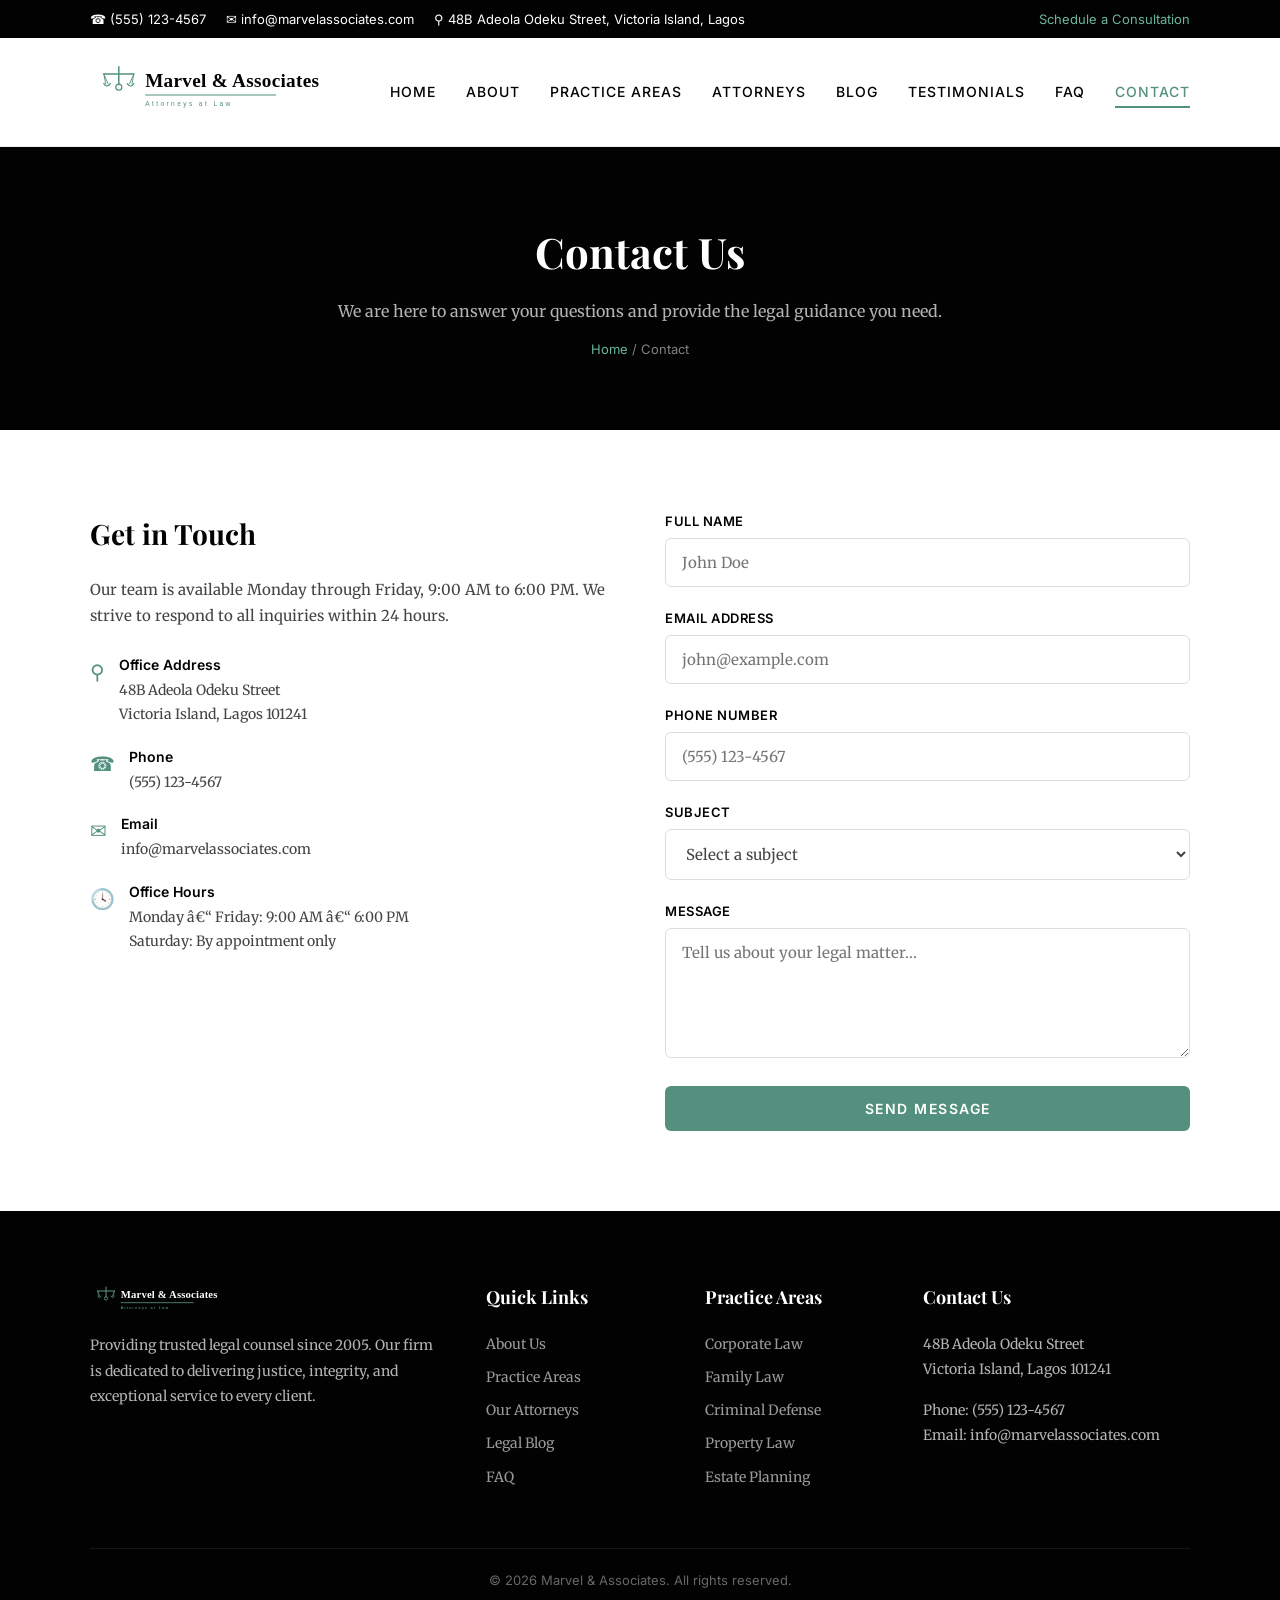
<file: contact.html>
﻿<!DOCTYPE html>
<html lang="en">
<head>
  <meta charset="UTF-8">
  <meta name="viewport" content="width=device-width, initial-scale=1.0">
  <meta name="description" content="Contact Marvel &amp; Associates â€” call, email, or visit our New York office. We are here to help with your legal needs.">
  <title>Contact Us â€” Marvel &amp; Associates</title>
  <link rel="preconnect" href="https://fonts.googleapis.com">
  <link rel="preconnect" href="https://fonts.gstatic.com" crossorigin>
  <link href="https://fonts.googleapis.com/css2?family=Playfair+Display:wght@400;600;700&family=Merriweather:ital,wght@0,300;0,400;0,700;1,400&family=Inter:wght@400;500;600;700&display=swap" rel="stylesheet">
  <link rel="stylesheet" href="css/style.css">
</head>
<body>

  <div class="top-bar">
    <div class="container">
      <div class="top-bar-info">
        <span>&#9742; (555) 123-4567</span>
        <span>&#9993; info@marvelassociates.com</span>
        <span>&#9906; 48B Adeola Odeku Street, Victoria Island, Lagos</span>
      </div>
      <a href="booking.html">Schedule a Consultation</a>
    </div>
  </div>

  <header class="header">
    <div class="container">
      <a href="index.html" class="logo">
        <img src="images/logo.svg" alt="Marvel &amp; Associates">
      </a>
      <button class="hamburger" aria-label="Toggle navigation">
        <span></span>
        <span></span>
        <span></span>
      </button>
      <nav class="nav">
        <a href="index.html">Home</a>
        <a href="about.html">About</a>
        <a href="practice-areas.html">Practice Areas</a>
        <a href="attorneys.html">Attorneys</a>
        <a href="blog.html">Blog</a>
        <a href="testimonials.html">Testimonials</a>
        <a href="faq.html">FAQ</a>
        <a href="contact.html" class="active">Contact</a>
      </nav>
    </div>
  </header>

  <section class="page-banner">
    <div class="container">
      <h1>Contact Us</h1>
      <p>We are here to answer your questions and provide the legal guidance you need.</p>
      <div class="breadcrumb">
        <a href="index.html">Home</a> / Contact
      </div>
    </div>
  </section>

  <section class="contact-section">
    <div class="container">
      <div class="contact-grid">
        <div class="contact-info">
          <h3>Get in Touch</h3>
          <p>Our team is available Monday through Friday, 9:00 AM to 6:00 PM. We strive to respond to all inquiries within 24 hours.</p>

          <div class="contact-detail">
            <span class="icon">&#9906;</span>
            <div>
              <h4>Office Address</h4>
              <p>48B Adeola Odeku Street<br>Victoria Island, Lagos 101241</p>
            </div>
          </div>
          <div class="contact-detail">
            <span class="icon">&#9742;</span>
            <div>
              <h4>Phone</h4>
              <p>(555) 123-4567</p>
            </div>
          </div>
          <div class="contact-detail">
            <span class="icon">&#9993;</span>
            <div>
              <h4>Email</h4>
              <p>info@marvelassociates.com</p>
            </div>
          </div>
          <div class="contact-detail">
            <span class="icon">&#128339;</span>
            <div>
              <h4>Office Hours</h4>
              <p>Monday â€“ Friday: 9:00 AM â€“ 6:00 PM<br>Saturday: By appointment only</p>
            </div>
          </div>
        </div>

        <div>
          <form class="contact-form">
            <div class="form-group">
              <label for="name">Full Name</label>
              <input type="text" id="name" name="name" placeholder="John Doe" required>
            </div>
            <div class="form-group">
              <label for="email">Email Address</label>
              <input type="email" id="email" name="email" placeholder="john@example.com" required>
            </div>
            <div class="form-group">
              <label for="phone">Phone Number</label>
              <input type="tel" id="phone" name="phone" placeholder="(555) 123-4567">
            </div>
            <div class="form-group">
              <label for="subject">Subject</label>
              <select id="subject" name="subject" required>
                <option value="">Select a subject</option>
                <option value="general">General Inquiry</option>
                <option value="consultation">Book a Consultation</option>
                <option value="case">Case Inquiry</option>
                <option value="billing">Billing Question</option>
                <option value="other">Other</option>
              </select>
            </div>
            <div class="form-group">
              <label for="message">Message</label>
              <textarea id="message" name="message" placeholder="Tell us about your legal matter..." required></textarea>
            </div>
            <button type="submit" class="btn btn-primary" style="width: 100%;">Send Message</button>
          </form>
        </div>
      </div>
    </div>
  </section>

  <footer class="footer">
    <div class="container">
      <div class="footer-grid">
        <div class="footer-col">
          <div class="footer-logo">
            <img src="images/logo-white.svg" alt="Marvel &amp; Associates" style="height:40px;">
          </div>
          <p>Providing trusted legal counsel since 2005. Our firm is dedicated to delivering justice, integrity, and exceptional service to every client.</p>
        </div>
        <div class="footer-col">
          <h4>Quick Links</h4>
          <ul>
            <li><a href="about.html">About Us</a></li>
            <li><a href="practice-areas.html">Practice Areas</a></li>
            <li><a href="attorneys.html">Our Attorneys</a></li>
            <li><a href="blog.html">Legal Blog</a></li>
            <li><a href="faq.html">FAQ</a></li>
          </ul>
        </div>
        <div class="footer-col">
          <h4>Practice Areas</h4>
          <ul>
            <li><a href="practice-areas.html">Corporate Law</a></li>
            <li><a href="practice-areas.html">Family Law</a></li>
            <li><a href="practice-areas.html">Criminal Defense</a></li>
            <li><a href="practice-areas.html">Property Law</a></li>
            <li><a href="practice-areas.html">Estate Planning</a></li>
          </ul>
        </div>
        <div class="footer-col">
          <h4>Contact Us</h4>
          <p>48B Adeola Odeku Street<br>Victoria Island, Lagos 101241</p>
          <p>Phone: (555) 123-4567<br>Email: info@marvelassociates.com</p>
        </div>
      </div>
      <div class="footer-bottom">
        &copy; 2026 Marvel &amp; Associates. All rights reserved.
      </div>
    </div>
  </footer>

  <script src="js/main.js"></script>
</body>
</html>
</file>
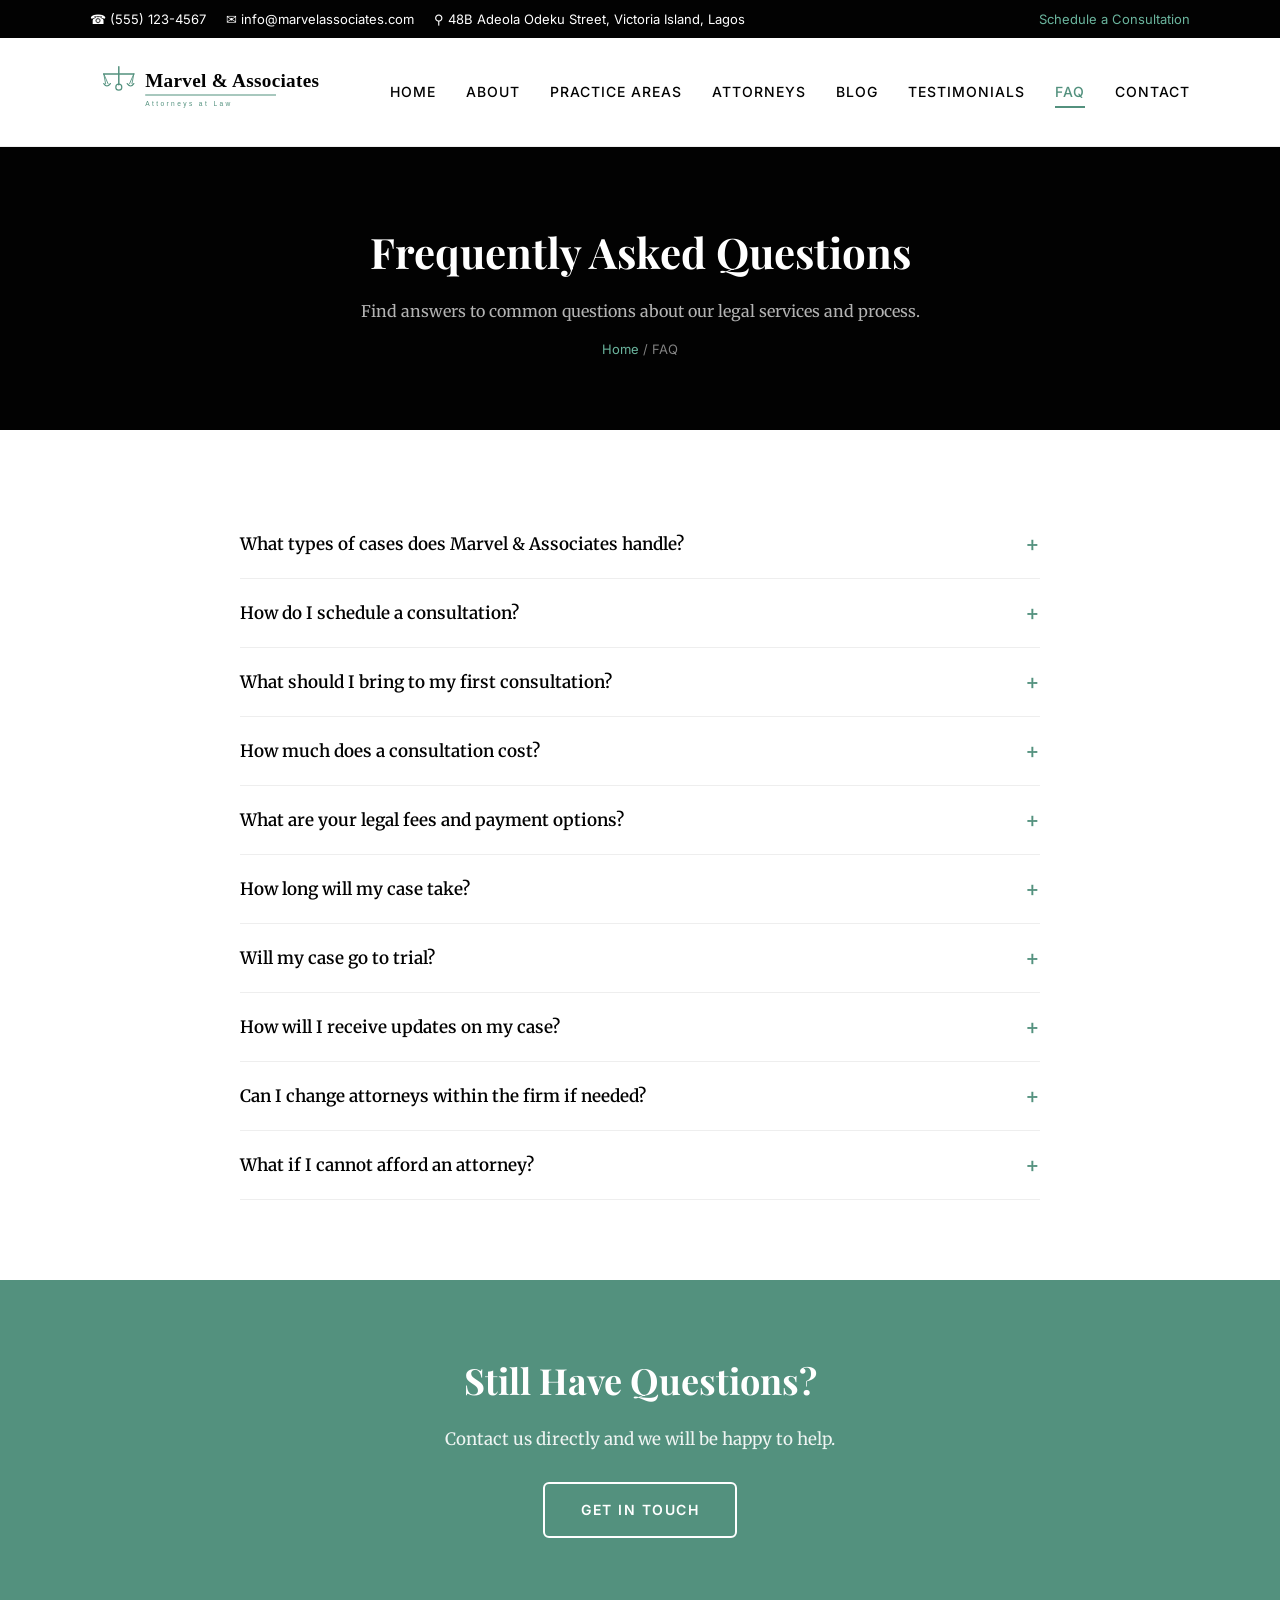
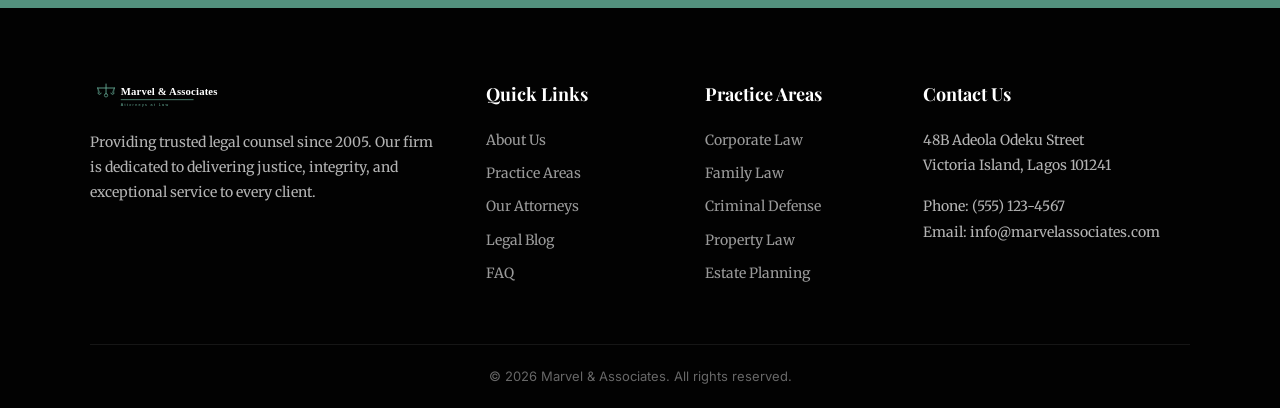
<file: faq.html>
﻿<!DOCTYPE html>
<html lang="en">
<head>
  <meta charset="UTF-8">
  <meta name="viewport" content="width=device-width, initial-scale=1.0">
  <meta name="description" content="Frequently asked questions about our legal services, consultation process, fees, and more. Marvel &amp; Associates answers your legal questions.">
  <title>FAQ â€” Marvel &amp; Associates</title>
  <link rel="preconnect" href="https://fonts.googleapis.com">
  <link rel="preconnect" href="https://fonts.gstatic.com" crossorigin>
  <link href="https://fonts.googleapis.com/css2?family=Playfair+Display:wght@400;600;700&family=Merriweather:ital,wght@0,300;0,400;0,700;1,400&family=Inter:wght@400;500;600;700&display=swap" rel="stylesheet">
  <link rel="stylesheet" href="css/style.css">
</head>
<body>

  <div class="top-bar">
    <div class="container">
      <div class="top-bar-info">
        <span>&#9742; (555) 123-4567</span>
        <span>&#9993; info@marvelassociates.com</span>
        <span>&#9906; 48B Adeola Odeku Street, Victoria Island, Lagos</span>
      </div>
      <a href="booking.html">Schedule a Consultation</a>
    </div>
  </div>

  <header class="header">
    <div class="container">
      <a href="index.html" class="logo">
        <img src="images/logo.svg" alt="Marvel &amp; Associates">
      </a>
      <button class="hamburger" aria-label="Toggle navigation">
        <span></span>
        <span></span>
        <span></span>
      </button>
      <nav class="nav">
        <a href="index.html">Home</a>
        <a href="about.html">About</a>
        <a href="practice-areas.html">Practice Areas</a>
        <a href="attorneys.html">Attorneys</a>
        <a href="blog.html">Blog</a>
        <a href="testimonials.html">Testimonials</a>
        <a href="faq.html" class="active">FAQ</a>
        <a href="contact.html">Contact</a>
      </nav>
    </div>
  </header>

  <section class="page-banner">
    <div class="container">
      <h1>Frequently Asked Questions</h1>
      <p>Find answers to common questions about our legal services and process.</p>
      <div class="breadcrumb">
        <a href="index.html">Home</a> / FAQ
      </div>
    </div>
  </section>

  <section class="faq-section">
    <div class="faq-item">
      <button class="faq-question">What types of cases does Marvel &amp; Associates handle?</button>
      <div class="faq-answer">
        <p>We handle a wide range of cases across six core practice areas: Corporate Law, Family Law, Criminal Defense, Property Law, Estate Planning, and Civil Litigation. Our attorneys have experience with cases ranging from simple consultations to complex multi-party litigation.</p>
      </div>
    </div>
    <div class="faq-item">
      <button class="faq-question">How do I schedule a consultation?</button>
      <div class="faq-answer">
        <p>You can schedule a consultation by calling our office at (555) 123-4567, emailing us at info@marvelassociates.com, or using our online booking form. We typically respond within 24 hours.</p>
      </div>
    </div>
    <div class="faq-item">
      <button class="faq-question">What should I bring to my first consultation?</button>
      <div class="faq-answer">
        <p>Please bring any documents related to your legal matter, including contracts, correspondence, court papers, or other relevant records. If you are unsure what is relevant, bring what you have and our attorneys will help identify the key documents.</p>
      </div>
    </div>
    <div class="faq-item">
      <button class="faq-question">How much does a consultation cost?</button>
      <div class="faq-answer">
        <p>We offer a free initial consultation for most cases. During this meeting, we will discuss your situation, outline potential strategies, and provide information about our fee structure. There is no obligation to retain our services.</p>
      </div>
    </div>
    <div class="faq-item">
      <button class="faq-question">What are your legal fees and payment options?</button>
      <div class="faq-answer">
        <p>Our fee structures vary by case type. We offer hourly billing, flat fees for certain matters, and contingency fee arrangements for some civil cases. We will discuss all fees and payment options transparently during your initial consultation.</p>
      </div>
    </div>
    <div class="faq-item">
      <button class="faq-question">How long will my case take?</button>
      <div class="faq-answer">
        <p>The timeline varies significantly depending on the type and complexity of your case. Some matters resolve in weeks, while others may take months or longer. Your attorney will provide a realistic timeline after reviewing the specifics of your situation.</p>
      </div>
    </div>
    <div class="faq-item">
      <button class="faq-question">Will my case go to trial?</button>
      <div class="faq-answer">
        <p>Most legal cases are resolved through negotiation, mediation, or settlement before reaching trial. However, we are fully prepared to take your case to trial if that is the best path to achieving your goals. We always pursue the strategy that serves your interests.</p>
      </div>
    </div>
    <div class="faq-item">
      <button class="faq-question">How will I receive updates on my case?</button>
      <div class="faq-answer">
        <p>We believe in transparent communication. Your attorney will provide regular updates via phone, email, or in-person meetings. You will never be left wondering about the status of your case.</p>
      </div>
    </div>
    <div class="faq-item">
      <button class="faq-question">Can I change attorneys within the firm if needed?</button>
      <div class="faq-answer">
        <p>Absolutely. We want every client to feel confident in their legal representation. If you feel another attorney in our firm would be a better fit for your needs, we will facilitate a smooth transition.</p>
      </div>
    </div>
    <div class="faq-item">
      <button class="faq-question">What if I cannot afford an attorney?</button>
      <div class="faq-answer">
        <p>We believe in access to justice. We offer flexible payment plans and, for qualifying cases, contingency fee arrangements. We also work with clients to explore all available options to ensure you receive the legal representation you deserve.</p>
      </div>
    </div>
  </section>

  <section class="cta-section">
    <div class="container">
      <h2>Still Have Questions?</h2>
      <p>Contact us directly and we will be happy to help.</p>
      <a href="contact.html" class="btn btn-outline-light">Get in Touch</a>
    </div>
  </section>

  <footer class="footer">
    <div class="container">
      <div class="footer-grid">
        <div class="footer-col">
          <div class="footer-logo">
            <img src="images/logo-white.svg" alt="Marvel &amp; Associates" style="height:40px;">
          </div>
          <p>Providing trusted legal counsel since 2005. Our firm is dedicated to delivering justice, integrity, and exceptional service to every client.</p>
        </div>
        <div class="footer-col">
          <h4>Quick Links</h4>
          <ul>
            <li><a href="about.html">About Us</a></li>
            <li><a href="practice-areas.html">Practice Areas</a></li>
            <li><a href="attorneys.html">Our Attorneys</a></li>
            <li><a href="blog.html">Legal Blog</a></li>
            <li><a href="faq.html">FAQ</a></li>
          </ul>
        </div>
        <div class="footer-col">
          <h4>Practice Areas</h4>
          <ul>
            <li><a href="practice-areas.html">Corporate Law</a></li>
            <li><a href="practice-areas.html">Family Law</a></li>
            <li><a href="practice-areas.html">Criminal Defense</a></li>
            <li><a href="practice-areas.html">Property Law</a></li>
            <li><a href="practice-areas.html">Estate Planning</a></li>
          </ul>
        </div>
        <div class="footer-col">
          <h4>Contact Us</h4>
          <p>48B Adeola Odeku Street<br>Victoria Island, Lagos 101241</p>
          <p>Phone: (555) 123-4567<br>Email: info@marvelassociates.com</p>
        </div>
      </div>
      <div class="footer-bottom">
        &copy; 2026 Marvel &amp; Associates. All rights reserved.
      </div>
    </div>
  </footer>

  <script src="js/main.js"></script>
</body>
</html>
</file>
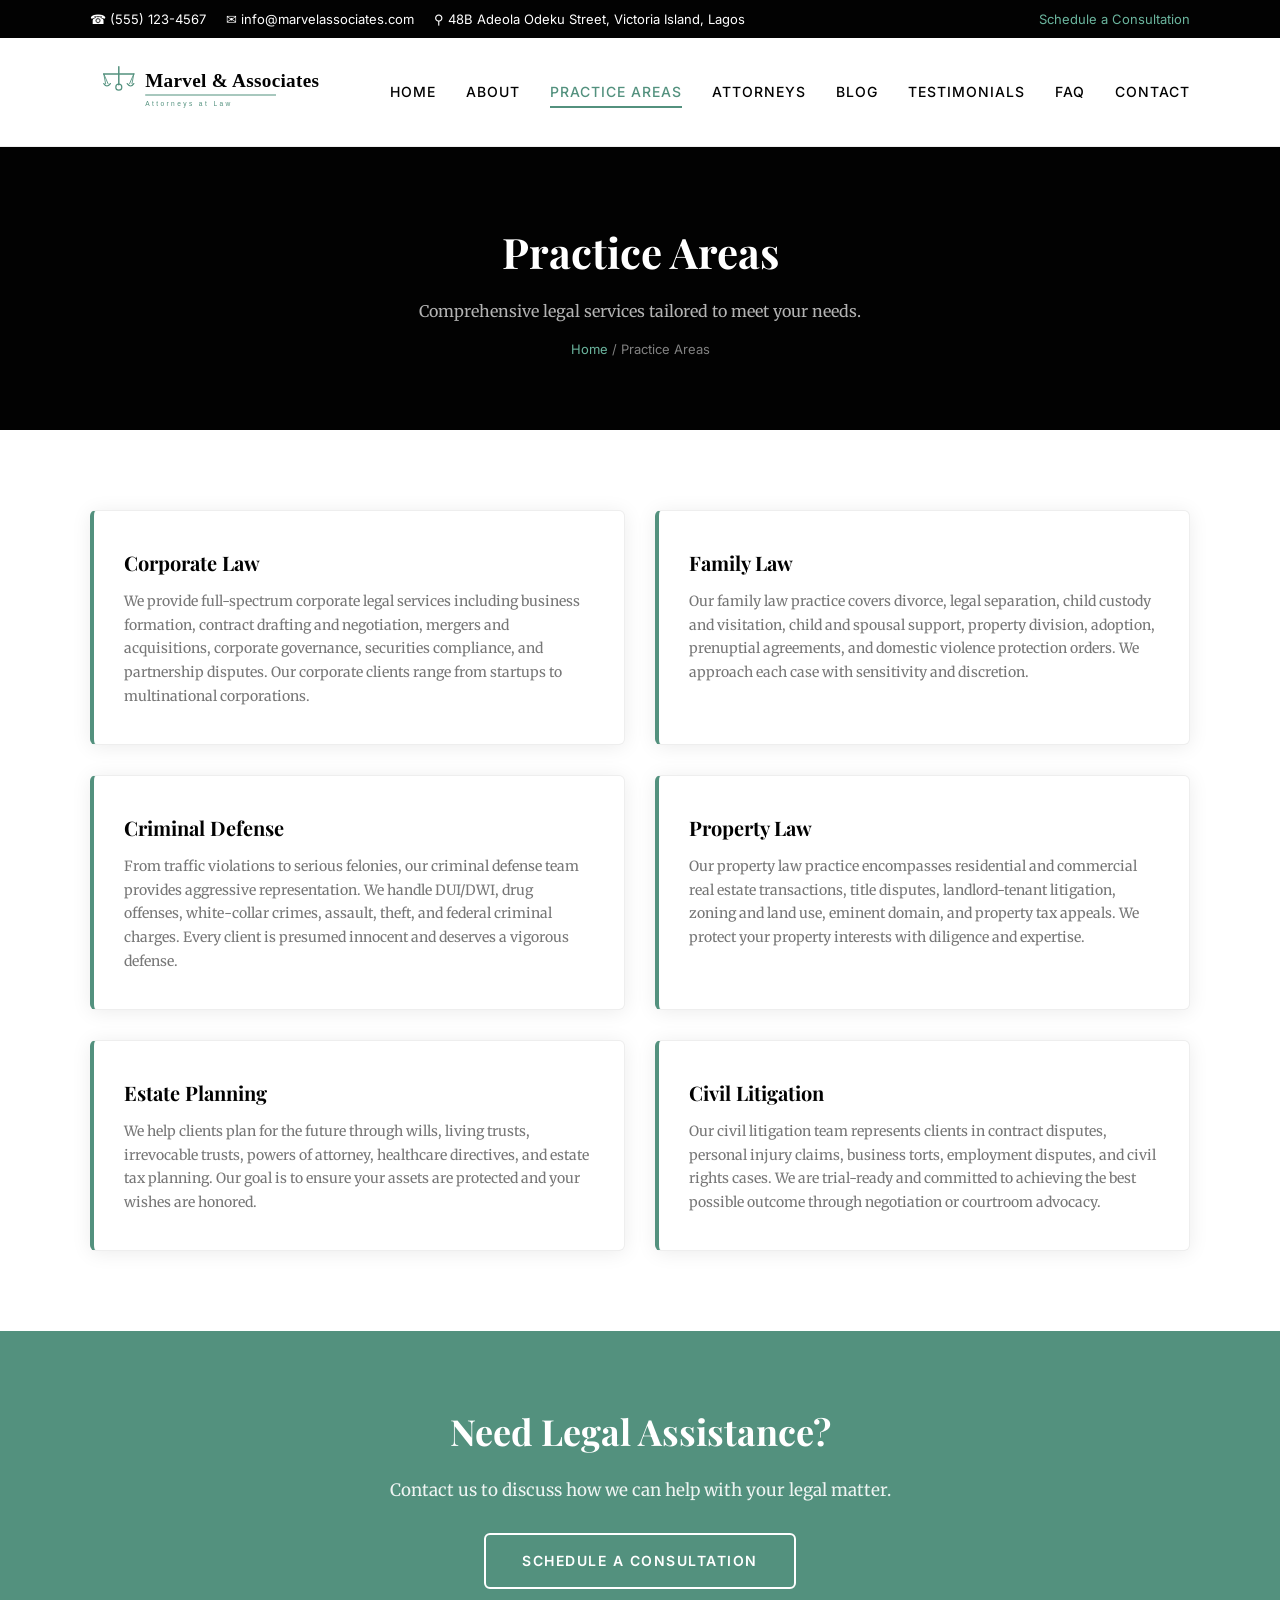
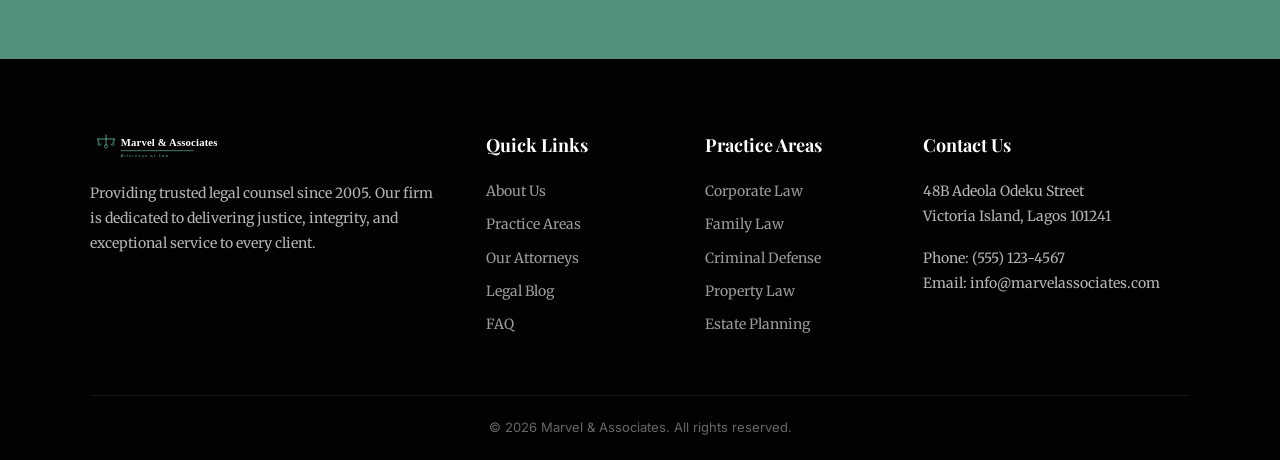
<file: practice-areas.html>
﻿<!DOCTYPE html>
<html lang="en">
<head>
  <meta charset="UTF-8">
  <meta name="viewport" content="width=device-width, initial-scale=1.0">
  <meta name="description" content="Explore our comprehensive legal practice areas â€” Corporate, Family, Criminal Defense, Property, Estate Planning, and Civil Litigation.">
  <title>Practice Areas â€” Marvel &amp; Associates</title>
  <link rel="preconnect" href="https://fonts.googleapis.com">
  <link rel="preconnect" href="https://fonts.gstatic.com" crossorigin>
  <link href="https://fonts.googleapis.com/css2?family=Playfair+Display:wght@400;600;700&family=Merriweather:ital,wght@0,300;0,400;0,700;1,400&family=Inter:wght@400;500;600;700&display=swap" rel="stylesheet">
  <link rel="stylesheet" href="css/style.css">
</head>
<body>

  <div class="top-bar">
    <div class="container">
      <div class="top-bar-info">
        <span>&#9742; (555) 123-4567</span>
        <span>&#9993; info@marvelassociates.com</span>
        <span>&#9906; 48B Adeola Odeku Street, Victoria Island, Lagos</span>
      </div>
      <a href="booking.html">Schedule a Consultation</a>
    </div>
  </div>

  <header class="header">
    <div class="container">
      <a href="index.html" class="logo">
        <img src="images/logo.svg" alt="Marvel &amp; Associates">
      </a>
      <button class="hamburger" aria-label="Toggle navigation">
        <span></span>
        <span></span>
        <span></span>
      </button>
      <nav class="nav">
        <a href="index.html">Home</a>
        <a href="about.html">About</a>
        <a href="practice-areas.html" class="active">Practice Areas</a>
        <a href="attorneys.html">Attorneys</a>
        <a href="blog.html">Blog</a>
        <a href="testimonials.html">Testimonials</a>
        <a href="faq.html">FAQ</a>
        <a href="contact.html">Contact</a>
      </nav>
    </div>
  </header>

  <section class="page-banner">
    <div class="container">
      <h1>Practice Areas</h1>
      <p>Comprehensive legal services tailored to meet your needs.</p>
      <div class="breadcrumb">
        <a href="index.html">Home</a> / Practice Areas
      </div>
    </div>
  </section>

  <section class="practice-page-section">
    <div class="container">
      <div class="practice-page-grid">
        <div class="practice-page-card">
          <h3>Corporate Law</h3>
          <p>We provide full-spectrum corporate legal services including business formation, contract drafting and negotiation, mergers and acquisitions, corporate governance, securities compliance, and partnership disputes. Our corporate clients range from startups to multinational corporations.</p>
        </div>
        <div class="practice-page-card">
          <h3>Family Law</h3>
          <p>Our family law practice covers divorce, legal separation, child custody and visitation, child and spousal support, property division, adoption, prenuptial agreements, and domestic violence protection orders. We approach each case with sensitivity and discretion.</p>
        </div>
        <div class="practice-page-card">
          <h3>Criminal Defense</h3>
          <p>From traffic violations to serious felonies, our criminal defense team provides aggressive representation. We handle DUI/DWI, drug offenses, white-collar crimes, assault, theft, and federal criminal charges. Every client is presumed innocent and deserves a vigorous defense.</p>
        </div>
        <div class="practice-page-card">
          <h3>Property Law</h3>
          <p>Our property law practice encompasses residential and commercial real estate transactions, title disputes, landlord-tenant litigation, zoning and land use, eminent domain, and property tax appeals. We protect your property interests with diligence and expertise.</p>
        </div>
        <div class="practice-page-card">
          <h3>Estate Planning</h3>
          <p>We help clients plan for the future through wills, living trusts, irrevocable trusts, powers of attorney, healthcare directives, and estate tax planning. Our goal is to ensure your assets are protected and your wishes are honored.</p>
        </div>
        <div class="practice-page-card">
          <h3>Civil Litigation</h3>
          <p>Our civil litigation team represents clients in contract disputes, personal injury claims, business torts, employment disputes, and civil rights cases. We are trial-ready and committed to achieving the best possible outcome through negotiation or courtroom advocacy.</p>
        </div>
      </div>
    </div>
  </section>

  <section class="cta-section">
    <div class="container">
      <h2>Need Legal Assistance?</h2>
      <p>Contact us to discuss how we can help with your legal matter.</p>
      <a href="booking.html" class="btn btn-outline-light">Schedule a Consultation</a>
    </div>
  </section>

  <footer class="footer">
    <div class="container">
      <div class="footer-grid">
        <div class="footer-col">
          <div class="footer-logo">
            <img src="images/logo-white.svg" alt="Marvel &amp; Associates" style="height:40px;">
          </div>
          <p>Providing trusted legal counsel since 2005. Our firm is dedicated to delivering justice, integrity, and exceptional service to every client.</p>
        </div>
        <div class="footer-col">
          <h4>Quick Links</h4>
          <ul>
            <li><a href="about.html">About Us</a></li>
            <li><a href="practice-areas.html">Practice Areas</a></li>
            <li><a href="attorneys.html">Our Attorneys</a></li>
            <li><a href="blog.html">Legal Blog</a></li>
            <li><a href="faq.html">FAQ</a></li>
          </ul>
        </div>
        <div class="footer-col">
          <h4>Practice Areas</h4>
          <ul>
            <li><a href="practice-areas.html">Corporate Law</a></li>
            <li><a href="practice-areas.html">Family Law</a></li>
            <li><a href="practice-areas.html">Criminal Defense</a></li>
            <li><a href="practice-areas.html">Property Law</a></li>
            <li><a href="practice-areas.html">Estate Planning</a></li>
          </ul>
        </div>
        <div class="footer-col">
          <h4>Contact Us</h4>
          <p>48B Adeola Odeku Street<br>Victoria Island, Lagos 101241</p>
          <p>Phone: (555) 123-4567<br>Email: info@marvelassociates.com</p>
        </div>
      </div>
      <div class="footer-bottom">
        &copy; 2026 Marvel &amp; Associates. All rights reserved.
      </div>
    </div>
  </footer>

  <script src="js/main.js"></script>
</body>
</html>
</file>
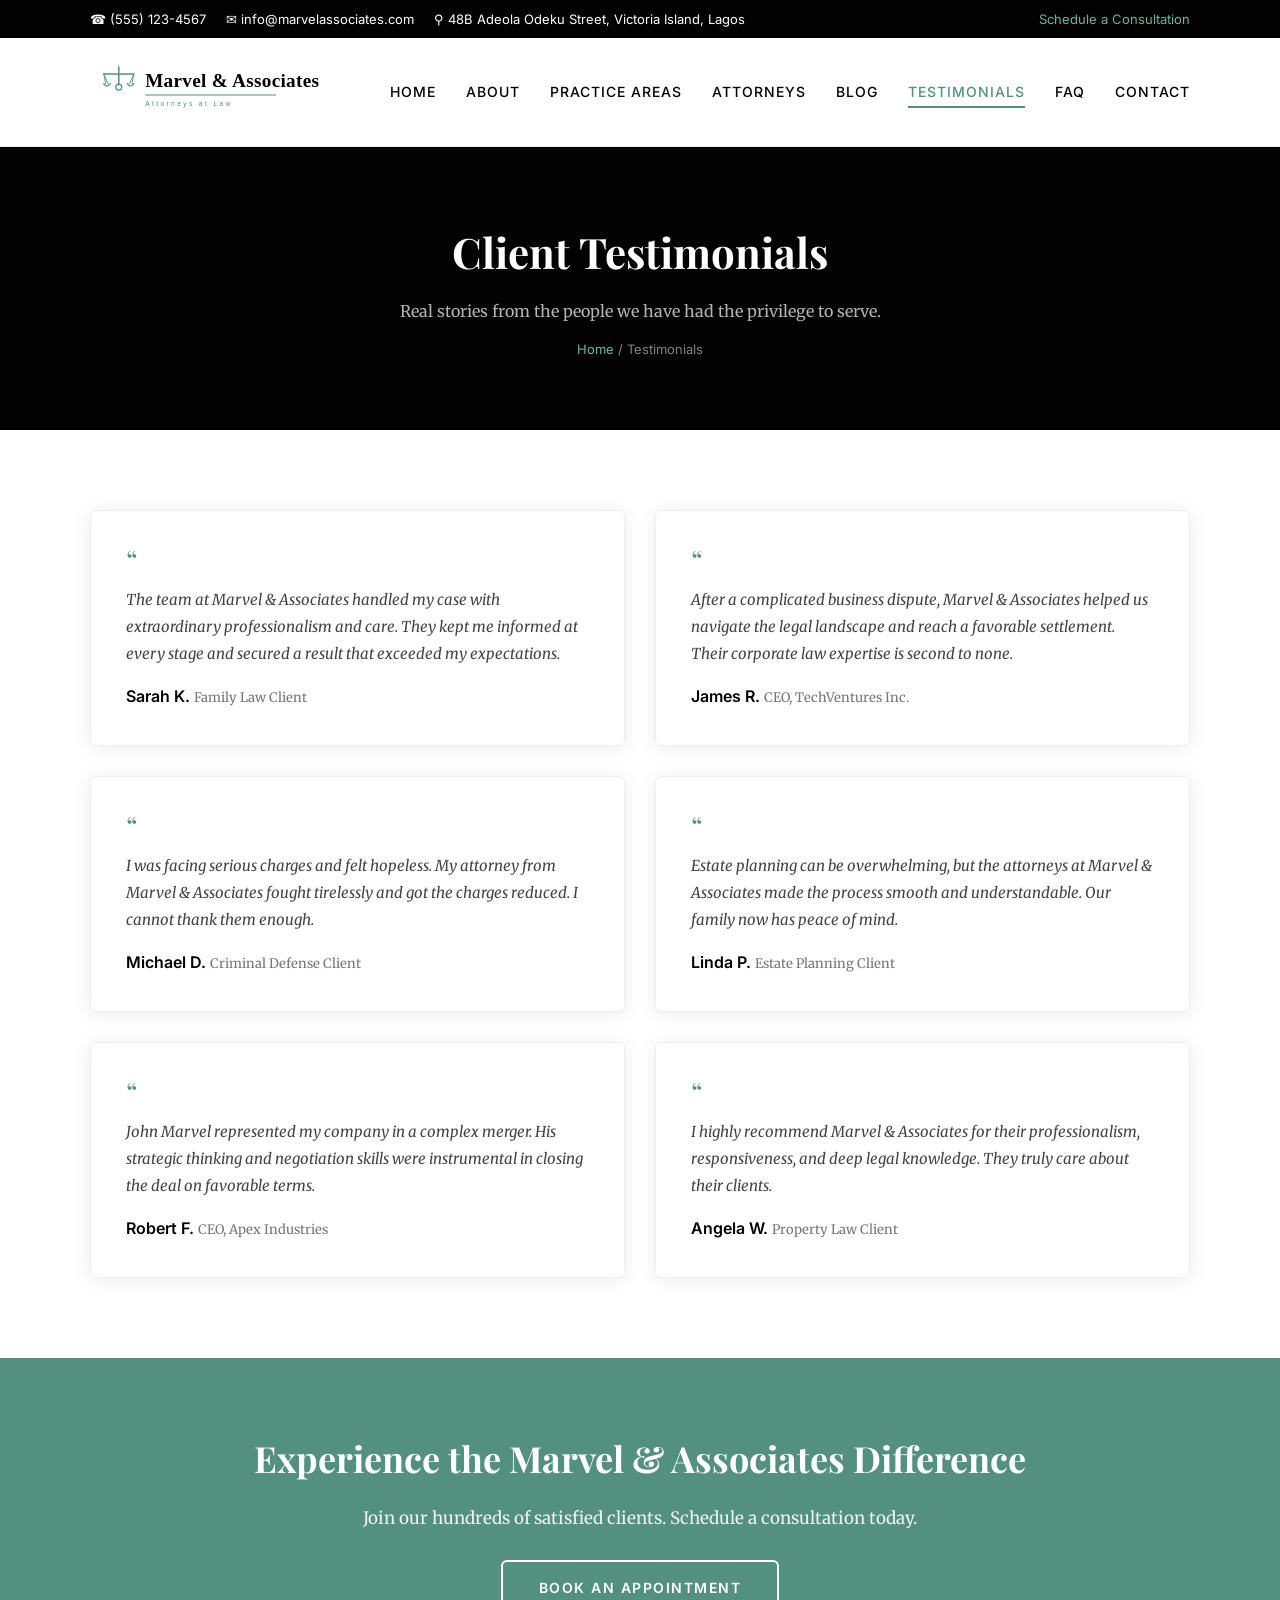
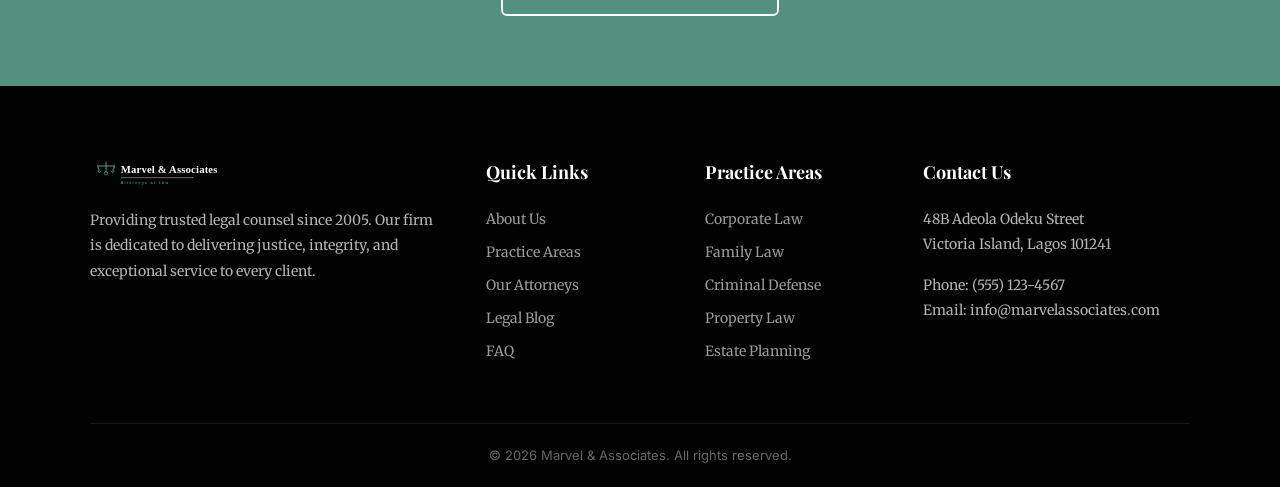
<file: testimonials.html>
﻿<!DOCTYPE html>
<html lang="en">
<head>
  <meta charset="UTF-8">
  <meta name="viewport" content="width=device-width, initial-scale=1.0">
  <meta name="description" content="Hear from our clients â€” testimonials from individuals and businesses who have experienced the dedication and expertise of Marvel &amp; Associates.">
  <title>Testimonials â€” Marvel &amp; Associates</title>
  <link rel="preconnect" href="https://fonts.googleapis.com">
  <link rel="preconnect" href="https://fonts.gstatic.com" crossorigin>
  <link href="https://fonts.googleapis.com/css2?family=Playfair+Display:wght@400;600;700&family=Merriweather:ital,wght@0,300;0,400;0,700;1,400&family=Inter:wght@400;500;600;700&display=swap" rel="stylesheet">
  <link rel="stylesheet" href="css/style.css">
</head>
<body>

  <div class="top-bar">
    <div class="container">
      <div class="top-bar-info">
        <span>&#9742; (555) 123-4567</span>
        <span>&#9993; info@marvelassociates.com</span>
        <span>&#9906; 48B Adeola Odeku Street, Victoria Island, Lagos</span>
      </div>
      <a href="booking.html">Schedule a Consultation</a>
    </div>
  </div>

  <header class="header">
    <div class="container">
      <a href="index.html" class="logo">
        <img src="images/logo.svg" alt="Marvel &amp; Associates">
      </a>
      <button class="hamburger" aria-label="Toggle navigation">
        <span></span>
        <span></span>
        <span></span>
      </button>
      <nav class="nav">
        <a href="index.html">Home</a>
        <a href="about.html">About</a>
        <a href="practice-areas.html">Practice Areas</a>
        <a href="attorneys.html">Attorneys</a>
        <a href="blog.html">Blog</a>
        <a href="testimonials.html" class="active">Testimonials</a>
        <a href="faq.html">FAQ</a>
        <a href="contact.html">Contact</a>
      </nav>
    </div>
  </header>

  <section class="page-banner">
    <div class="container">
      <h1>Client Testimonials</h1>
      <p>Real stories from the people we have had the privilege to serve.</p>
      <div class="breadcrumb">
        <a href="index.html">Home</a> / Testimonials
      </div>
    </div>
  </section>

  <section class="testimonials-page">
    <div class="container">
      <div class="testimonials-page-grid">
        <div class="testimonial-page-card">
          <div class="quote-icon">&ldquo;</div>
          <p>The team at Marvel &amp; Associates handled my case with extraordinary professionalism and care. They kept me informed at every stage and secured a result that exceeded my expectations.</p>
          <span class="client-name">Sarah K.</span>
          <span class="client-title">Family Law Client</span>
        </div>
        <div class="testimonial-page-card">
          <div class="quote-icon">&ldquo;</div>
          <p>After a complicated business dispute, Marvel &amp; Associates helped us navigate the legal landscape and reach a favorable settlement. Their corporate law expertise is second to none.</p>
          <span class="client-name">James R.</span>
          <span class="client-title">CEO, TechVentures Inc.</span>
        </div>
        <div class="testimonial-page-card">
          <div class="quote-icon">&ldquo;</div>
          <p>I was facing serious charges and felt hopeless. My attorney from Marvel &amp; Associates fought tirelessly and got the charges reduced. I cannot thank them enough.</p>
          <span class="client-name">Michael D.</span>
          <span class="client-title">Criminal Defense Client</span>
        </div>
        <div class="testimonial-page-card">
          <div class="quote-icon">&ldquo;</div>
          <p>Estate planning can be overwhelming, but the attorneys at Marvel &amp; Associates made the process smooth and understandable. Our family now has peace of mind.</p>
          <span class="client-name">Linda P.</span>
          <span class="client-title">Estate Planning Client</span>
        </div>
        <div class="testimonial-page-card">
          <div class="quote-icon">&ldquo;</div>
          <p>John Marvel represented my company in a complex merger. His strategic thinking and negotiation skills were instrumental in closing the deal on favorable terms.</p>
          <span class="client-name">Robert F.</span>
          <span class="client-title">CEO, Apex Industries</span>
        </div>
        <div class="testimonial-page-card">
          <div class="quote-icon">&ldquo;</div>
          <p>I highly recommend Marvel &amp; Associates for their professionalism, responsiveness, and deep legal knowledge. They truly care about their clients.</p>
          <span class="client-name">Angela W.</span>
          <span class="client-title">Property Law Client</span>
        </div>
      </div>
    </div>
  </section>

  <section class="cta-section">
    <div class="container">
      <h2>Experience the Marvel &amp; Associates Difference</h2>
      <p>Join our hundreds of satisfied clients. Schedule a consultation today.</p>
      <a href="booking.html" class="btn btn-outline-light">Book an Appointment</a>
    </div>
  </section>

  <footer class="footer">
    <div class="container">
      <div class="footer-grid">
        <div class="footer-col">
          <div class="footer-logo">
            <img src="images/logo-white.svg" alt="Marvel &amp; Associates" style="height:40px;">
          </div>
          <p>Providing trusted legal counsel since 2005. Our firm is dedicated to delivering justice, integrity, and exceptional service to every client.</p>
        </div>
        <div class="footer-col">
          <h4>Quick Links</h4>
          <ul>
            <li><a href="about.html">About Us</a></li>
            <li><a href="practice-areas.html">Practice Areas</a></li>
            <li><a href="attorneys.html">Our Attorneys</a></li>
            <li><a href="blog.html">Legal Blog</a></li>
            <li><a href="faq.html">FAQ</a></li>
          </ul>
        </div>
        <div class="footer-col">
          <h4>Practice Areas</h4>
          <ul>
            <li><a href="practice-areas.html">Corporate Law</a></li>
            <li><a href="practice-areas.html">Family Law</a></li>
            <li><a href="practice-areas.html">Criminal Defense</a></li>
            <li><a href="practice-areas.html">Property Law</a></li>
            <li><a href="practice-areas.html">Estate Planning</a></li>
          </ul>
        </div>
        <div class="footer-col">
          <h4>Contact Us</h4>
          <p>48B Adeola Odeku Street<br>Victoria Island, Lagos 101241</p>
          <p>Phone: (555) 123-4567<br>Email: info@marvelassociates.com</p>
        </div>
      </div>
      <div class="footer-bottom">
        &copy; 2026 Marvel &amp; Associates. All rights reserved.
      </div>
    </div>
  </footer>

  <script src="js/main.js"></script>
</body>
</html>
</file>
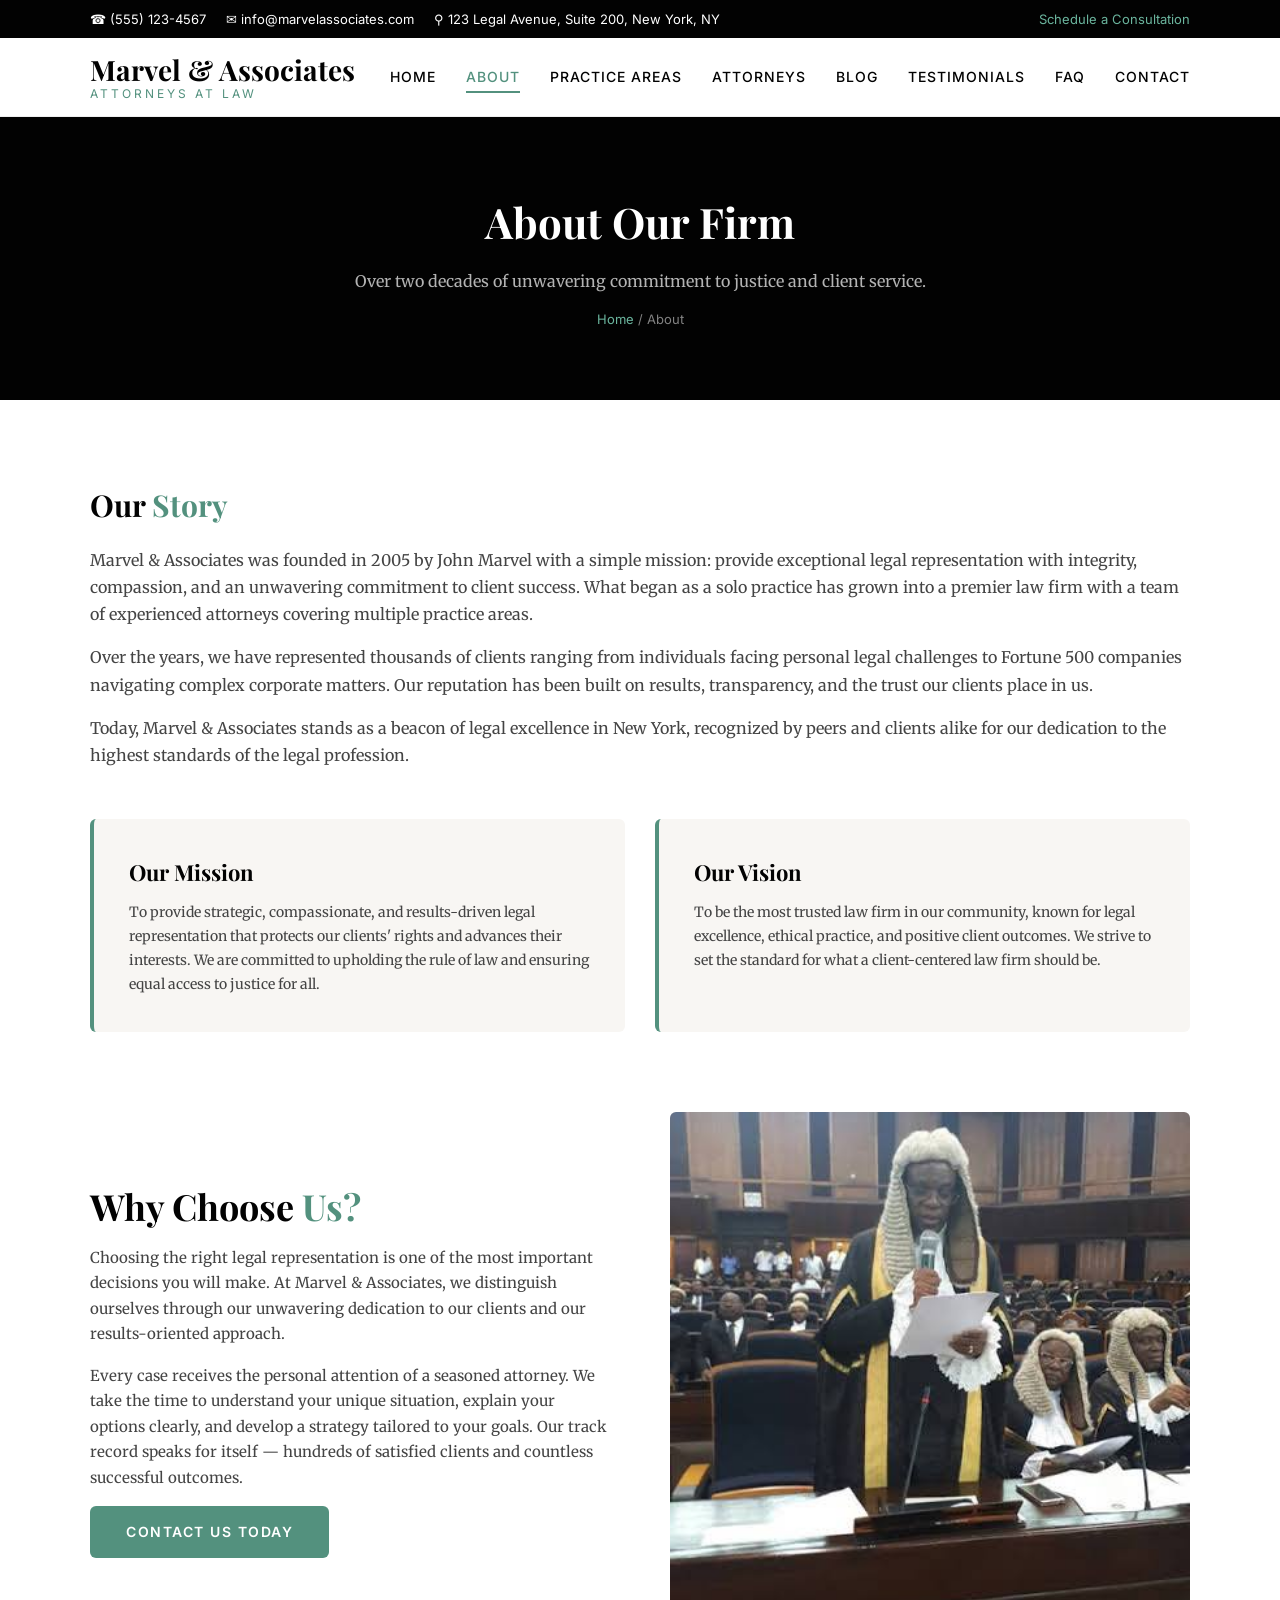
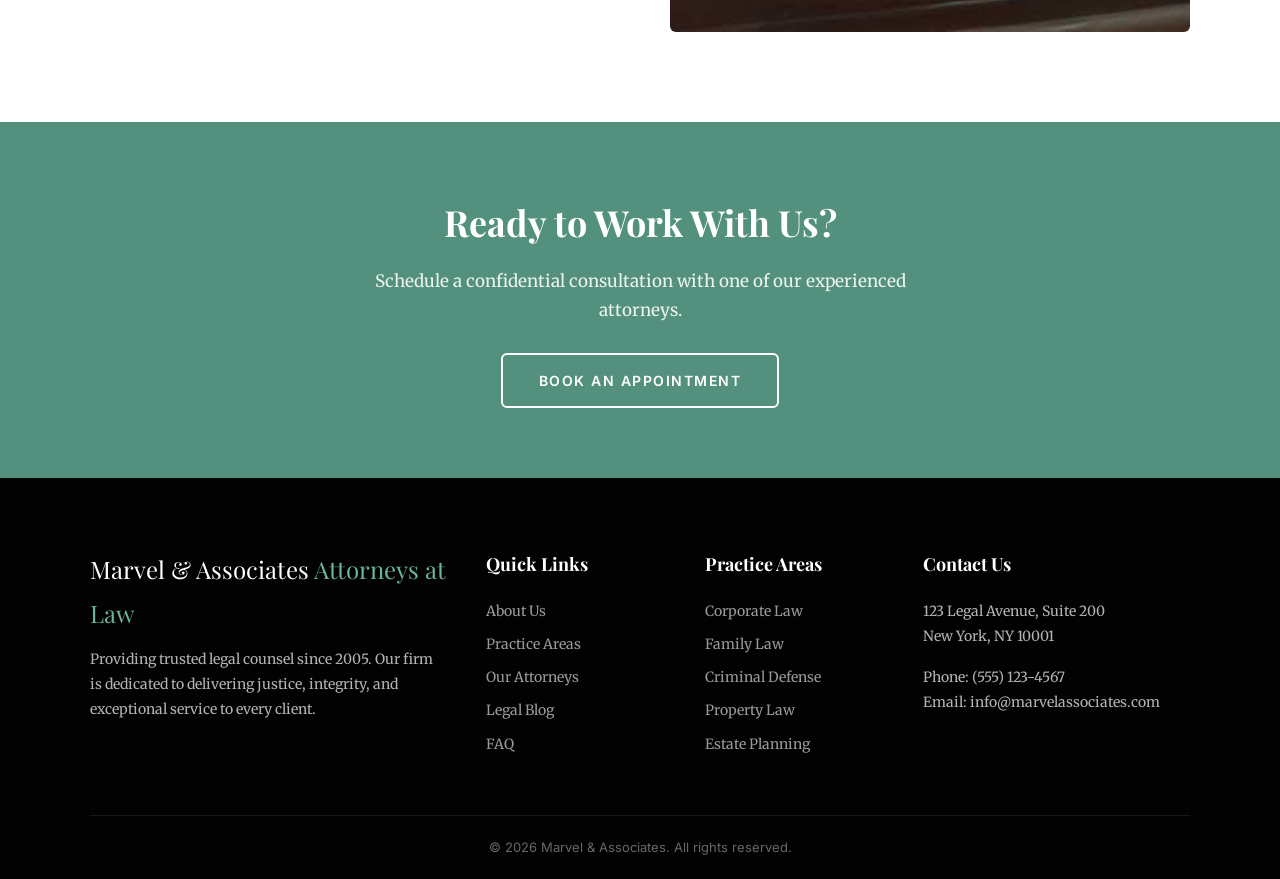
<file: law-firm/about.html>
<!DOCTYPE html>
<html lang="en">
<head>
  <meta charset="UTF-8">
  <meta name="viewport" content="width=device-width, initial-scale=1.0">
  <meta name="description" content="Learn about Marvel &amp; Associates — our history, mission, values, and the team behind our trusted legal practice.">
  <title>About Us — Marvel &amp; Associates</title>
  <link rel="preconnect" href="https://fonts.googleapis.com">
  <link rel="preconnect" href="https://fonts.gstatic.com" crossorigin>
  <link href="https://fonts.googleapis.com/css2?family=Playfair+Display:wght@400;600;700&family=Merriweather:ital,wght@0,300;0,400;0,700;1,400&family=Inter:wght@400;500;600;700&display=swap" rel="stylesheet">
  <link rel="stylesheet" href="css/style.css">
</head>
<body>

  <div class="top-bar">
    <div class="container">
      <div class="top-bar-info">
        <span>&#9742; (555) 123-4567</span>
        <span>&#9993; info@marvelassociates.com</span>
        <span>&#9906; 123 Legal Avenue, Suite 200, New York, NY</span>
      </div>
      <a href="booking.html">Schedule a Consultation</a>
    </div>
  </div>

  <header class="header">
    <div class="container">
      <a href="index.html" class="logo">
        Marvel &amp; Associates
        <span>Attorneys at Law</span>
      </a>
      <button class="hamburger" aria-label="Toggle navigation">
        <span></span>
        <span></span>
        <span></span>
      </button>
      <nav class="nav">
        <a href="index.html">Home</a>
        <a href="about.html" class="active">About</a>
        <a href="practice-areas.html">Practice Areas</a>
        <a href="attorneys.html">Attorneys</a>
        <a href="blog.html">Blog</a>
        <a href="testimonials.html">Testimonials</a>
        <a href="faq.html">FAQ</a>
        <a href="contact.html">Contact</a>
      </nav>
    </div>
  </header>

  <section class="page-banner">
    <div class="container">
      <h1>About Our Firm</h1>
      <p>Over two decades of unwavering commitment to justice and client service.</p>
      <div class="breadcrumb">
        <a href="index.html">Home</a> / About
      </div>
    </div>
  </section>

  <section class="about-page-section">
    <div class="container">
      <div class="about-page-content">
        <h2>Our <span>Story</span></h2>
        <p>Marvel &amp; Associates was founded in 2005 by John Marvel with a simple mission: provide exceptional legal representation with integrity, compassion, and an unwavering commitment to client success. What began as a solo practice has grown into a premier law firm with a team of experienced attorneys covering multiple practice areas.</p>
        <p>Over the years, we have represented thousands of clients ranging from individuals facing personal legal challenges to Fortune 500 companies navigating complex corporate matters. Our reputation has been built on results, transparency, and the trust our clients place in us.</p>
        <p>Today, Marvel &amp; Associates stands as a beacon of legal excellence in New York, recognized by peers and clients alike for our dedication to the highest standards of the legal profession.</p>
      </div>

      <div class="mission-vision">
        <div class="mission-box">
          <h3>Our Mission</h3>
          <p>To provide strategic, compassionate, and results-driven legal representation that protects our clients' rights and advances their interests. We are committed to upholding the rule of law and ensuring equal access to justice for all.</p>
        </div>
        <div class="vision-box">
          <h3>Our Vision</h3>
          <p>To be the most trusted law firm in our community, known for legal excellence, ethical practice, and positive client outcomes. We strive to set the standard for what a client-centered law firm should be.</p>
        </div>
      </div>
    </div>
  </section>

  <section class="about-section" style="padding-top: 0;">
    <div class="container">
      <div class="about-grid">
        <div class="about-text">
          <h2>Why Choose <span>Us?</span></h2>
          <p>Choosing the right legal representation is one of the most important decisions you will make. At Marvel &amp; Associates, we distinguish ourselves through our unwavering dedication to our clients and our results-oriented approach.</p>
          <p>Every case receives the personal attention of a seasoned attorney. We take the time to understand your unique situation, explain your options clearly, and develop a strategy tailored to your goals. Our track record speaks for itself — hundreds of satisfied clients and countless successful outcomes.</p>
          <a href="contact.html" class="btn btn-primary">Contact Us Today</a>
        </div>
        <img src="images/about-team.jpg" alt="Marvel &amp; Associates team" style="width:100%;border-radius:6px;">
      </div>
    </div>
  </section>

  <section class="cta-section">
    <div class="container">
      <h2>Ready to Work With Us?</h2>
      <p>Schedule a confidential consultation with one of our experienced attorneys.</p>
      <a href="booking.html" class="btn btn-outline-light">Book an Appointment</a>
    </div>
  </section>

  <footer class="footer">
    <div class="container">
      <div class="footer-grid">
        <div class="footer-col">
          <div class="footer-logo">
            Marvel &amp; Associates
            <span>Attorneys at Law</span>
          </div>
          <p>Providing trusted legal counsel since 2005. Our firm is dedicated to delivering justice, integrity, and exceptional service to every client.</p>
        </div>
        <div class="footer-col">
          <h4>Quick Links</h4>
          <ul>
            <li><a href="about.html">About Us</a></li>
            <li><a href="practice-areas.html">Practice Areas</a></li>
            <li><a href="attorneys.html">Our Attorneys</a></li>
            <li><a href="blog.html">Legal Blog</a></li>
            <li><a href="faq.html">FAQ</a></li>
          </ul>
        </div>
        <div class="footer-col">
          <h4>Practice Areas</h4>
          <ul>
            <li><a href="practice-areas.html">Corporate Law</a></li>
            <li><a href="practice-areas.html">Family Law</a></li>
            <li><a href="practice-areas.html">Criminal Defense</a></li>
            <li><a href="practice-areas.html">Property Law</a></li>
            <li><a href="practice-areas.html">Estate Planning</a></li>
          </ul>
        </div>
        <div class="footer-col">
          <h4>Contact Us</h4>
          <p>123 Legal Avenue, Suite 200<br>New York, NY 10001</p>
          <p>Phone: (555) 123-4567<br>Email: info@marvelassociates.com</p>
        </div>
      </div>
      <div class="footer-bottom">
        &copy; 2026 Marvel &amp; Associates. All rights reserved.
      </div>
    </div>
  </footer>

  <script src="js/main.js"></script>
</body>
</html>
</file>
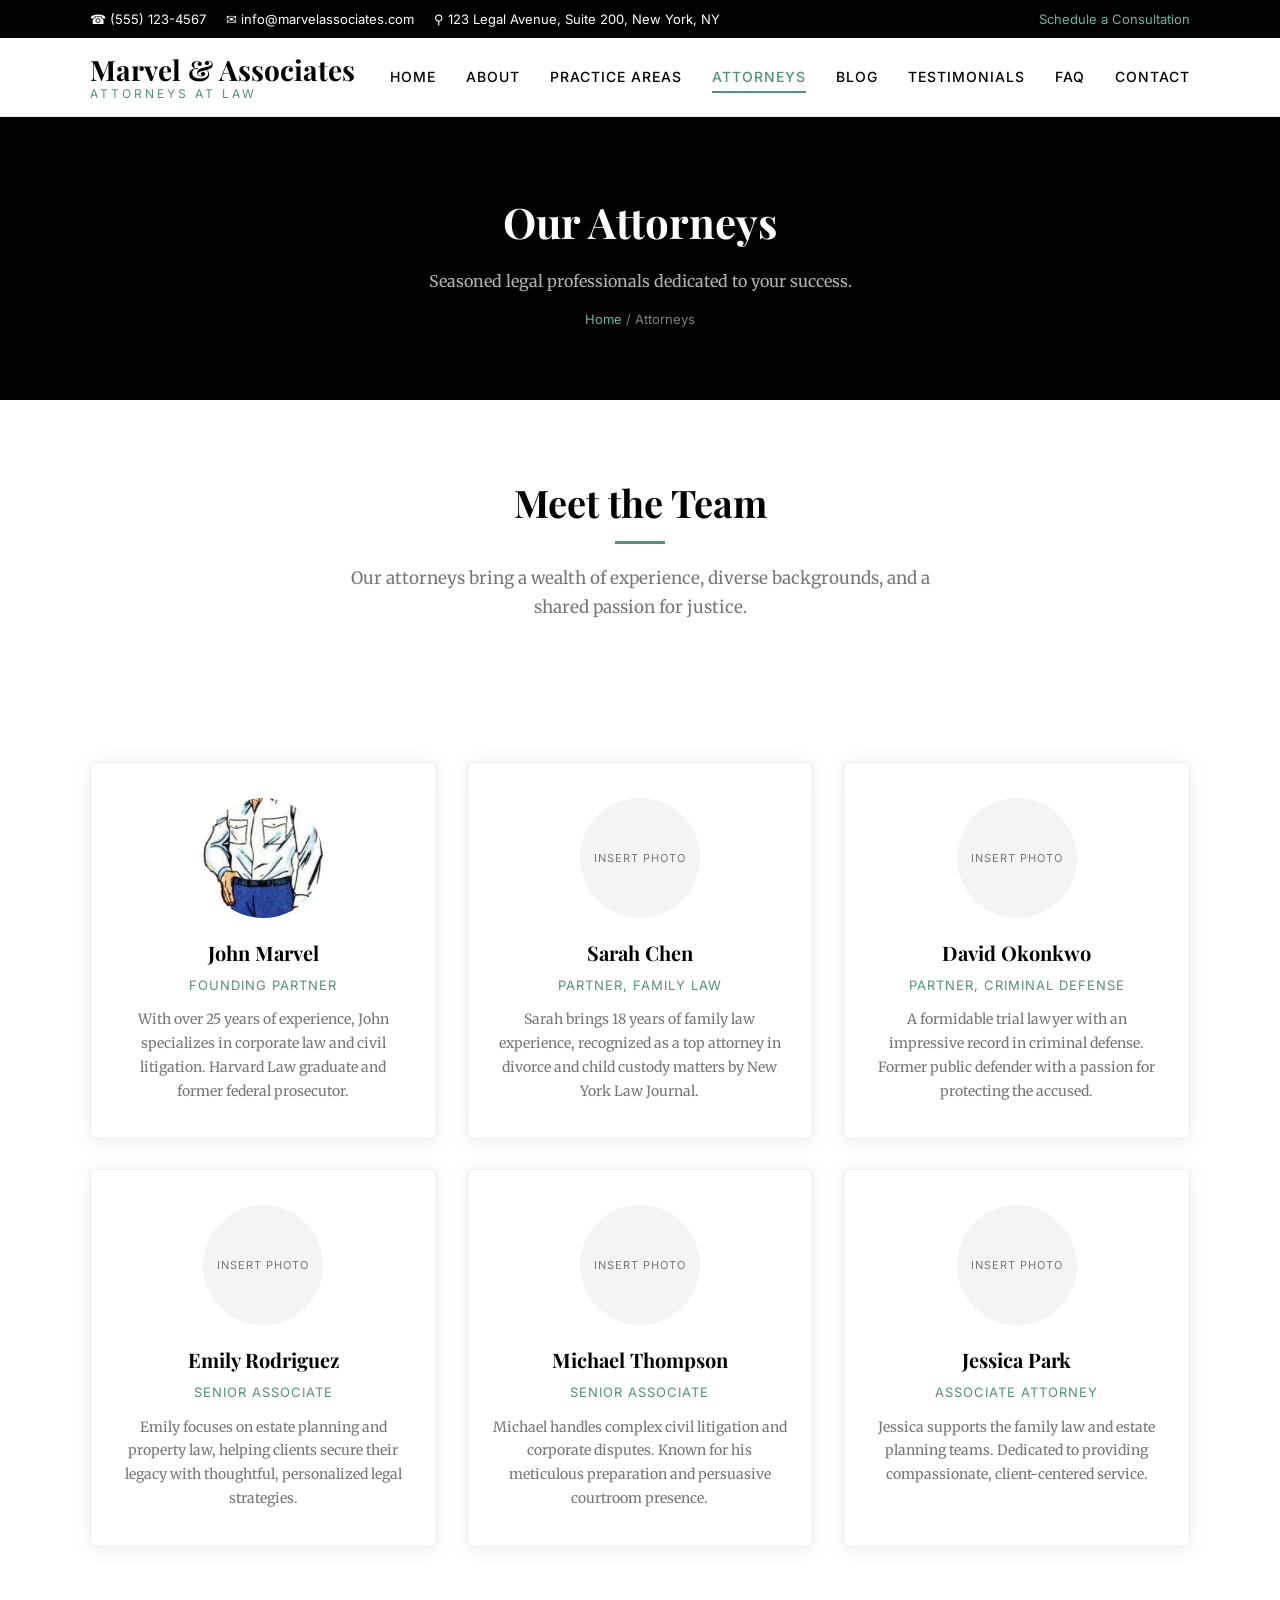
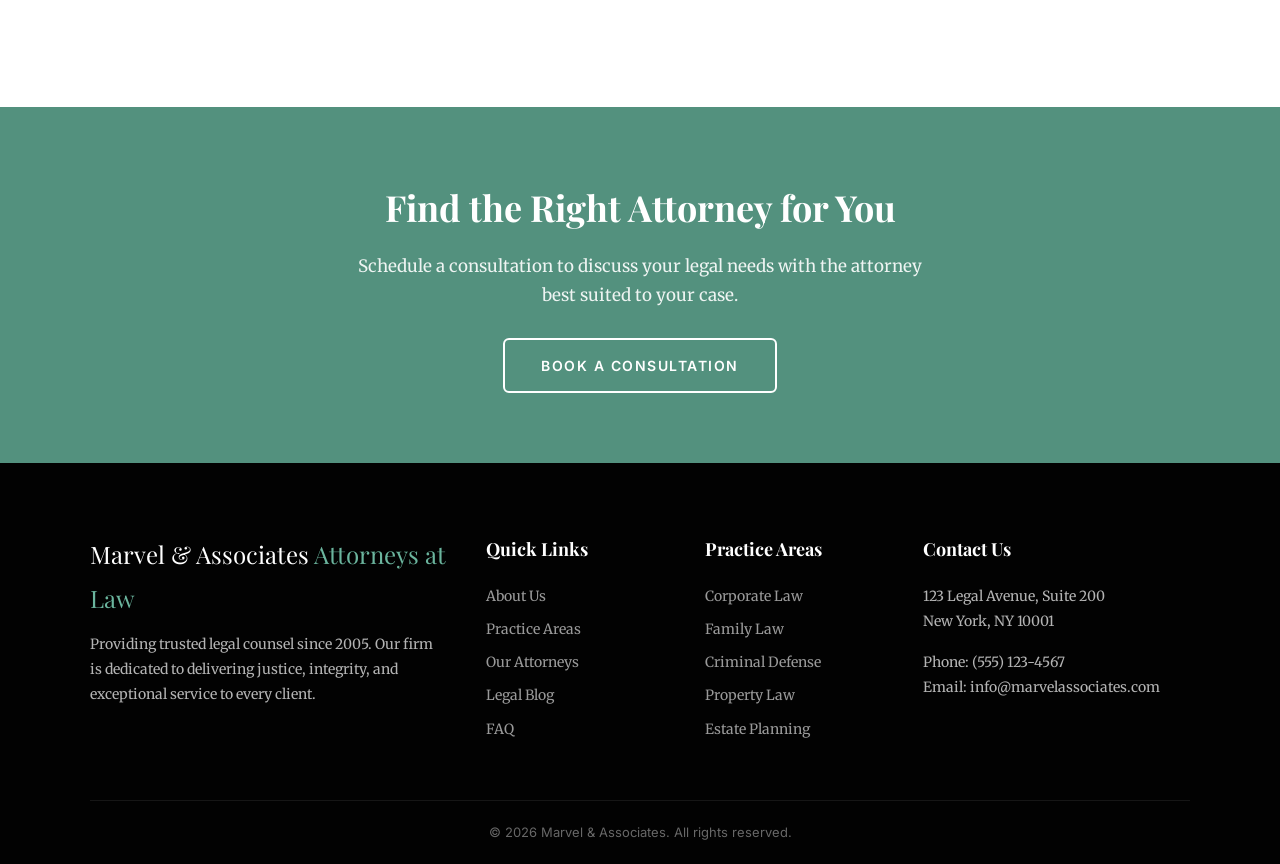
<file: law-firm/attorneys.html>
<!DOCTYPE html>
<html lang="en">
<head>
  <meta charset="UTF-8">
  <meta name="viewport" content="width=device-width, initial-scale=1.0">
  <meta name="description" content="Meet our experienced attorneys at Marvel &amp; Associates — dedicated legal professionals committed to your success.">
  <title>Our Attorneys — Marvel &amp; Associates</title>
  <link rel="preconnect" href="https://fonts.googleapis.com">
  <link rel="preconnect" href="https://fonts.gstatic.com" crossorigin>
  <link href="https://fonts.googleapis.com/css2?family=Playfair+Display:wght@400;600;700&family=Merriweather:ital,wght@0,300;0,400;0,700;1,400&family=Inter:wght@400;500;600;700&display=swap" rel="stylesheet">
  <link rel="stylesheet" href="css/style.css">
</head>
<body>

  <div class="top-bar">
    <div class="container">
      <div class="top-bar-info">
        <span>&#9742; (555) 123-4567</span>
        <span>&#9993; info@marvelassociates.com</span>
        <span>&#9906; 123 Legal Avenue, Suite 200, New York, NY</span>
      </div>
      <a href="booking.html">Schedule a Consultation</a>
    </div>
  </div>

  <header class="header">
    <div class="container">
      <a href="index.html" class="logo">
        Marvel &amp; Associates
        <span>Attorneys at Law</span>
      </a>
      <button class="hamburger" aria-label="Toggle navigation">
        <span></span>
        <span></span>
        <span></span>
      </button>
      <nav class="nav">
        <a href="index.html">Home</a>
        <a href="about.html">About</a>
        <a href="practice-areas.html">Practice Areas</a>
        <a href="attorneys.html" class="active">Attorneys</a>
        <a href="blog.html">Blog</a>
        <a href="testimonials.html">Testimonials</a>
        <a href="faq.html">FAQ</a>
        <a href="contact.html">Contact</a>
      </nav>
    </div>
  </header>

  <section class="page-banner">
    <div class="container">
      <h1>Our Attorneys</h1>
      <p>Seasoned legal professionals dedicated to your success.</p>
      <div class="breadcrumb">
        <a href="index.html">Home</a> / Attorneys
      </div>
    </div>
  </section>

  <section class="page-section">
    <div class="container">
      <div class="section-header">
        <h2>Meet the Team</h2>
        <div class="section-divider"></div>
        <p>Our attorneys bring a wealth of experience, diverse backgrounds, and a shared passion for justice.</p>
      </div>
      <div class="attorneys-grid">
        <div class="attorney-card">
          <div class="photo"><img src="images/attorney-1.jpg" alt="John Marvel" style="width:100%;height:100%;border-radius:50%;object-fit:cover;"></div>
          <h3>John Marvel</h3>
          <div class="role">Founding Partner</div>
          <p>With over 25 years of experience, John specializes in corporate law and civil litigation. Harvard Law graduate and former federal prosecutor.</p>
        </div>
        <div class="attorney-card">
          <div class="photo">Insert Photo</div>
          <h3>Sarah Chen</h3>
          <div class="role">Partner, Family Law</div>
          <p>Sarah brings 18 years of family law experience, recognized as a top attorney in divorce and child custody matters by New York Law Journal.</p>
        </div>
        <div class="attorney-card">
          <div class="photo">Insert Photo</div>
          <h3>David Okonkwo</h3>
          <div class="role">Partner, Criminal Defense</div>
          <p>A formidable trial lawyer with an impressive record in criminal defense. Former public defender with a passion for protecting the accused.</p>
        </div>
        <div class="attorney-card">
          <div class="photo">Insert Photo</div>
          <h3>Emily Rodriguez</h3>
          <div class="role">Senior Associate</div>
          <p>Emily focuses on estate planning and property law, helping clients secure their legacy with thoughtful, personalized legal strategies.</p>
        </div>
        <div class="attorney-card">
          <div class="photo">Insert Photo</div>
          <h3>Michael Thompson</h3>
          <div class="role">Senior Associate</div>
          <p>Michael handles complex civil litigation and corporate disputes. Known for his meticulous preparation and persuasive courtroom presence.</p>
        </div>
        <div class="attorney-card">
          <div class="photo">Insert Photo</div>
          <h3>Jessica Park</h3>
          <div class="role">Associate Attorney</div>
          <p>Jessica supports the family law and estate planning teams. Dedicated to providing compassionate, client-centered service.</p>
        </div>
      </div>
    </div>
  </section>

  <section class="cta-section">
    <div class="container">
      <h2>Find the Right Attorney for You</h2>
      <p>Schedule a consultation to discuss your legal needs with the attorney best suited to your case.</p>
      <a href="booking.html" class="btn btn-outline-light">Book a Consultation</a>
    </div>
  </section>

  <footer class="footer">
    <div class="container">
      <div class="footer-grid">
        <div class="footer-col">
          <div class="footer-logo">
            Marvel &amp; Associates
            <span>Attorneys at Law</span>
          </div>
          <p>Providing trusted legal counsel since 2005. Our firm is dedicated to delivering justice, integrity, and exceptional service to every client.</p>
        </div>
        <div class="footer-col">
          <h4>Quick Links</h4>
          <ul>
            <li><a href="about.html">About Us</a></li>
            <li><a href="practice-areas.html">Practice Areas</a></li>
            <li><a href="attorneys.html">Our Attorneys</a></li>
            <li><a href="blog.html">Legal Blog</a></li>
            <li><a href="faq.html">FAQ</a></li>
          </ul>
        </div>
        <div class="footer-col">
          <h4>Practice Areas</h4>
          <ul>
            <li><a href="practice-areas.html">Corporate Law</a></li>
            <li><a href="practice-areas.html">Family Law</a></li>
            <li><a href="practice-areas.html">Criminal Defense</a></li>
            <li><a href="practice-areas.html">Property Law</a></li>
            <li><a href="practice-areas.html">Estate Planning</a></li>
          </ul>
        </div>
        <div class="footer-col">
          <h4>Contact Us</h4>
          <p>123 Legal Avenue, Suite 200<br>New York, NY 10001</p>
          <p>Phone: (555) 123-4567<br>Email: info@marvelassociates.com</p>
        </div>
      </div>
      <div class="footer-bottom">
        &copy; 2026 Marvel &amp; Associates. All rights reserved.
      </div>
    </div>
  </footer>

  <script src="js/main.js"></script>
</body>
</html>
</file>
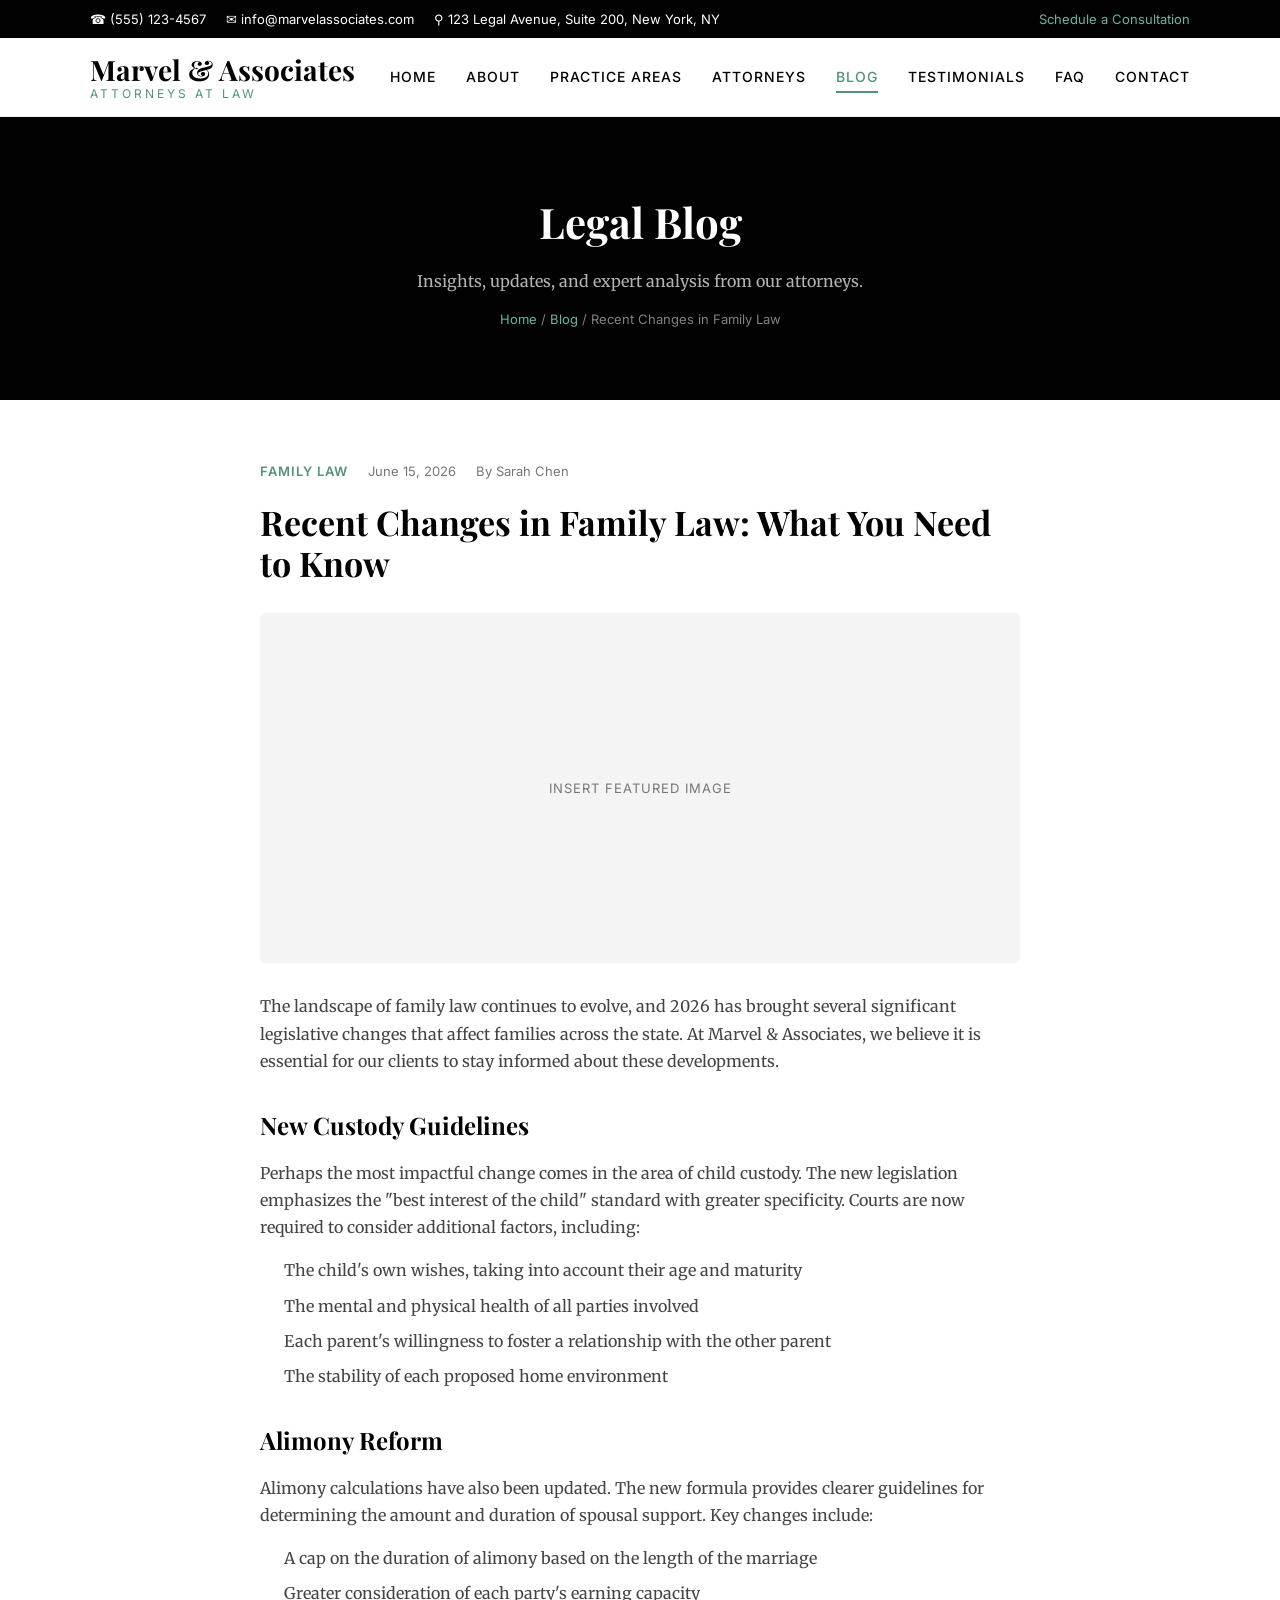
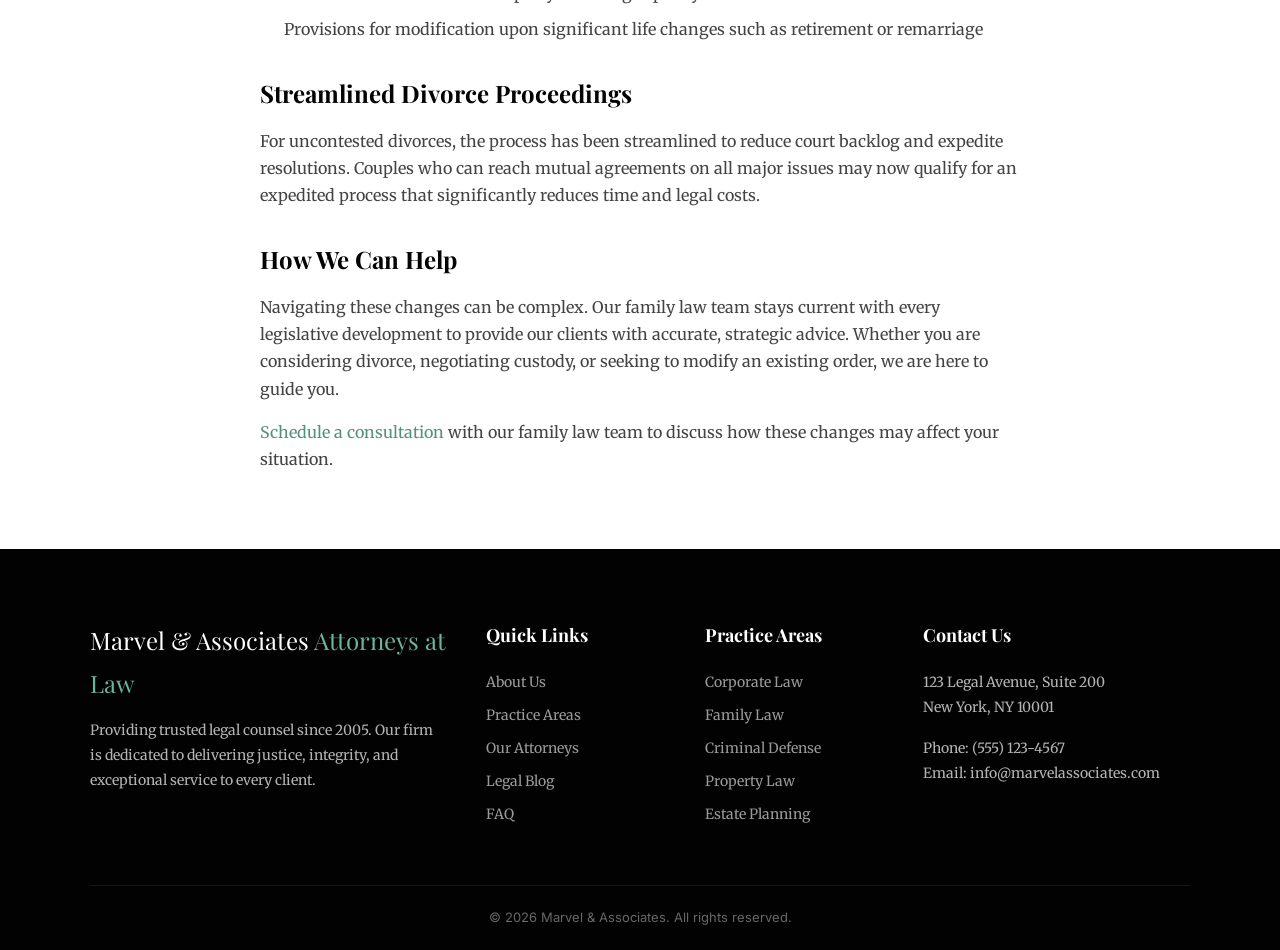
<file: law-firm/blog-post.html>
<!DOCTYPE html>
<html lang="en">
<head>
  <meta charset="UTF-8">
  <meta name="viewport" content="width=device-width, initial-scale=1.0">
  <meta name="description" content="Recent Changes in Family Law — Marvel &amp; Associates breaks down the latest legislation affecting custody, alimony, and family legal matters.">
  <title>Recent Changes in Family Law — Marvel &amp; Associates</title>
  <link rel="preconnect" href="https://fonts.googleapis.com">
  <link rel="preconnect" href="https://fonts.gstatic.com" crossorigin>
  <link href="https://fonts.googleapis.com/css2?family=Playfair+Display:wght@400;600;700&family=Merriweather:ital,wght@0,300;0,400;0,700;1,400&family=Inter:wght@400;500;600;700&display=swap" rel="stylesheet">
  <link rel="stylesheet" href="css/style.css">
</head>
<body>

  <div class="top-bar">
    <div class="container">
      <div class="top-bar-info">
        <span>&#9742; (555) 123-4567</span>
        <span>&#9993; info@marvelassociates.com</span>
        <span>&#9906; 123 Legal Avenue, Suite 200, New York, NY</span>
      </div>
      <a href="booking.html">Schedule a Consultation</a>
    </div>
  </div>

  <header class="header">
    <div class="container">
      <a href="index.html" class="logo">
        Marvel &amp; Associates
        <span>Attorneys at Law</span>
      </a>
      <button class="hamburger" aria-label="Toggle navigation">
        <span></span>
        <span></span>
        <span></span>
      </button>
      <nav class="nav">
        <a href="index.html">Home</a>
        <a href="about.html">About</a>
        <a href="practice-areas.html">Practice Areas</a>
        <a href="attorneys.html">Attorneys</a>
        <a href="blog.html" class="active">Blog</a>
        <a href="testimonials.html">Testimonials</a>
        <a href="faq.html">FAQ</a>
        <a href="contact.html">Contact</a>
      </nav>
    </div>
  </header>

  <section class="page-banner">
    <div class="container">
      <h1>Legal Blog</h1>
      <p>Insights, updates, and expert analysis from our attorneys.</p>
      <div class="breadcrumb">
        <a href="index.html">Home</a> / <a href="blog.html">Blog</a> / Recent Changes in Family Law
      </div>
    </div>
  </section>

  <section class="blog-post-section">
    <div class="container">
      <div class="post-content">
        <div class="blog-post-meta">
          <span class="category">Family Law</span>
          <span>June 15, 2026</span>
          <span>By Sarah Chen</span>
        </div>
        <h1>Recent Changes in Family Law: What You Need to Know</h1>
        <div class="featured-image">Insert Featured Image</div>

        <p>The landscape of family law continues to evolve, and 2026 has brought several significant legislative changes that affect families across the state. At Marvel &amp; Associates, we believe it is essential for our clients to stay informed about these developments.</p>

        <h2>New Custody Guidelines</h2>
        <p>Perhaps the most impactful change comes in the area of child custody. The new legislation emphasizes the "best interest of the child" standard with greater specificity. Courts are now required to consider additional factors, including:</p>
        <ul>
          <li>The child's own wishes, taking into account their age and maturity</li>
          <li>The mental and physical health of all parties involved</li>
          <li>Each parent's willingness to foster a relationship with the other parent</li>
          <li>The stability of each proposed home environment</li>
        </ul>

        <h2>Alimony Reform</h2>
        <p>Alimony calculations have also been updated. The new formula provides clearer guidelines for determining the amount and duration of spousal support. Key changes include:</p>
        <ul>
          <li>A cap on the duration of alimony based on the length of the marriage</li>
          <li>Greater consideration of each party's earning capacity</li>
          <li>Provisions for modification upon significant life changes such as retirement or remarriage</li>
        </ul>

        <h2>Streamlined Divorce Proceedings</h2>
        <p>For uncontested divorces, the process has been streamlined to reduce court backlog and expedite resolutions. Couples who can reach mutual agreements on all major issues may now qualify for an expedited process that significantly reduces time and legal costs.</p>

        <h2>How We Can Help</h2>
        <p>Navigating these changes can be complex. Our family law team stays current with every legislative development to provide our clients with accurate, strategic advice. Whether you are considering divorce, negotiating custody, or seeking to modify an existing order, we are here to guide you.</p>

        <p><a href="booking.html">Schedule a consultation</a> with our family law team to discuss how these changes may affect your situation.</p>
      </div>
    </div>
  </section>

  <footer class="footer">
    <div class="container">
      <div class="footer-grid">
        <div class="footer-col">
          <div class="footer-logo">
            Marvel &amp; Associates
            <span>Attorneys at Law</span>
          </div>
          <p>Providing trusted legal counsel since 2005. Our firm is dedicated to delivering justice, integrity, and exceptional service to every client.</p>
        </div>
        <div class="footer-col">
          <h4>Quick Links</h4>
          <ul>
            <li><a href="about.html">About Us</a></li>
            <li><a href="practice-areas.html">Practice Areas</a></li>
            <li><a href="attorneys.html">Our Attorneys</a></li>
            <li><a href="blog.html">Legal Blog</a></li>
            <li><a href="faq.html">FAQ</a></li>
          </ul>
        </div>
        <div class="footer-col">
          <h4>Practice Areas</h4>
          <ul>
            <li><a href="practice-areas.html">Corporate Law</a></li>
            <li><a href="practice-areas.html">Family Law</a></li>
            <li><a href="practice-areas.html">Criminal Defense</a></li>
            <li><a href="practice-areas.html">Property Law</a></li>
            <li><a href="practice-areas.html">Estate Planning</a></li>
          </ul>
        </div>
        <div class="footer-col">
          <h4>Contact Us</h4>
          <p>123 Legal Avenue, Suite 200<br>New York, NY 10001</p>
          <p>Phone: (555) 123-4567<br>Email: info@marvelassociates.com</p>
        </div>
      </div>
      <div class="footer-bottom">
        &copy; 2026 Marvel &amp; Associates. All rights reserved.
      </div>
    </div>
  </footer>

  <script src="js/main.js"></script>
</body>
</html>
</file>
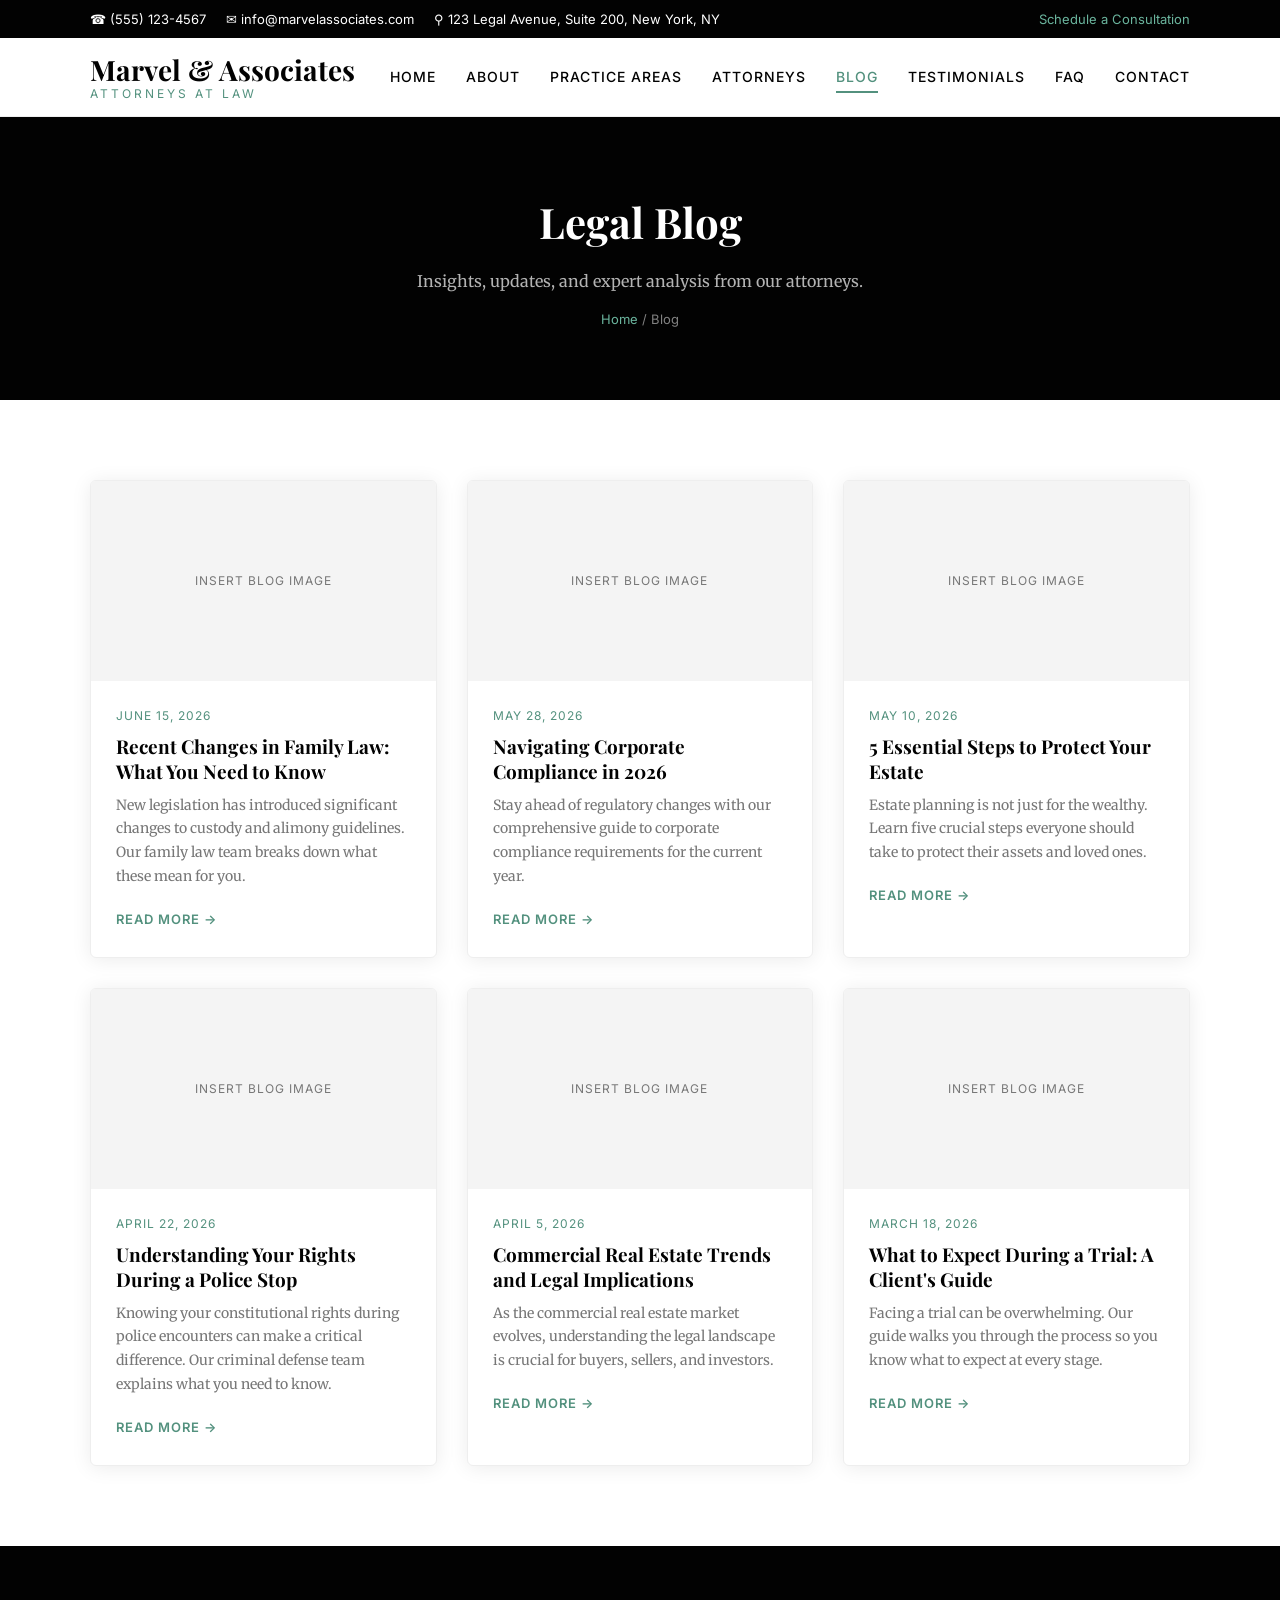
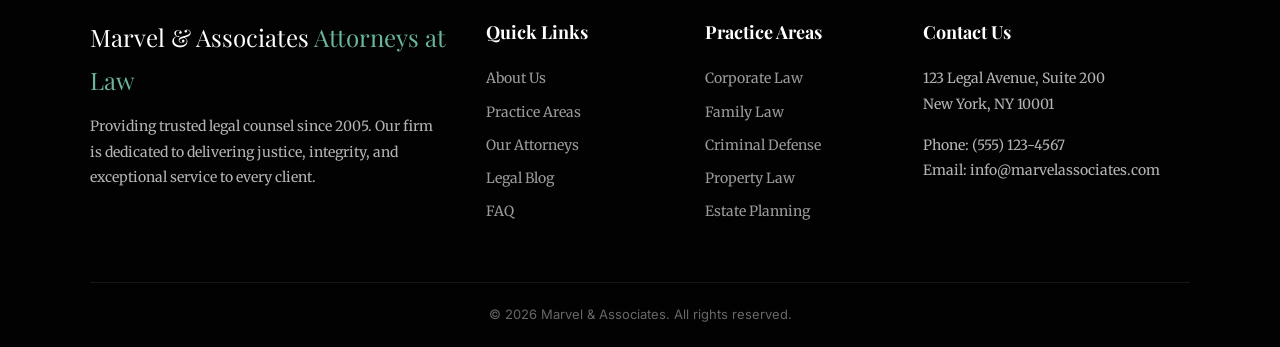
<file: law-firm/blog.html>
<!DOCTYPE html>
<html lang="en">
<head>
  <meta charset="UTF-8">
  <meta name="viewport" content="width=device-width, initial-scale=1.0">
  <meta name="description" content="Legal insights, updates, and expert analysis from Marvel &amp; Associates. Stay informed on the latest developments in law.">
  <title>Legal Blog — Marvel &amp; Associates</title>
  <link rel="preconnect" href="https://fonts.googleapis.com">
  <link rel="preconnect" href="https://fonts.gstatic.com" crossorigin>
  <link href="https://fonts.googleapis.com/css2?family=Playfair+Display:wght@400;600;700&family=Merriweather:ital,wght@0,300;0,400;0,700;1,400&family=Inter:wght@400;500;600;700&display=swap" rel="stylesheet">
  <link rel="stylesheet" href="css/style.css">
</head>
<body>

  <div class="top-bar">
    <div class="container">
      <div class="top-bar-info">
        <span>&#9742; (555) 123-4567</span>
        <span>&#9993; info@marvelassociates.com</span>
        <span>&#9906; 123 Legal Avenue, Suite 200, New York, NY</span>
      </div>
      <a href="booking.html">Schedule a Consultation</a>
    </div>
  </div>

  <header class="header">
    <div class="container">
      <a href="index.html" class="logo">
        Marvel &amp; Associates
        <span>Attorneys at Law</span>
      </a>
      <button class="hamburger" aria-label="Toggle navigation">
        <span></span>
        <span></span>
        <span></span>
      </button>
      <nav class="nav">
        <a href="index.html">Home</a>
        <a href="about.html">About</a>
        <a href="practice-areas.html">Practice Areas</a>
        <a href="attorneys.html">Attorneys</a>
        <a href="blog.html" class="active">Blog</a>
        <a href="testimonials.html">Testimonials</a>
        <a href="faq.html">FAQ</a>
        <a href="contact.html">Contact</a>
      </nav>
    </div>
  </header>

  <section class="page-banner">
    <div class="container">
      <h1>Legal Blog</h1>
      <p>Insights, updates, and expert analysis from our attorneys.</p>
      <div class="breadcrumb">
        <a href="index.html">Home</a> / Blog
      </div>
    </div>
  </section>

  <section class="blog-listing">
    <div class="container">
      <div class="blog-grid">
        <article class="blog-card">
          <div class="blog-card-image">Insert Blog Image</div>
          <div class="blog-card-body">
            <div class="date">June 15, 2026</div>
            <h3>Recent Changes in Family Law: What You Need to Know</h3>
            <p>New legislation has introduced significant changes to custody and alimony guidelines. Our family law team breaks down what these mean for you.</p>
            <a href="blog-post.html" class="read-more">Read More &rarr;</a>
          </div>
        </article>
        <article class="blog-card">
          <div class="blog-card-image">Insert Blog Image</div>
          <div class="blog-card-body">
            <div class="date">May 28, 2026</div>
            <h3>Navigating Corporate Compliance in 2026</h3>
            <p>Stay ahead of regulatory changes with our comprehensive guide to corporate compliance requirements for the current year.</p>
            <a href="blog-post.html" class="read-more">Read More &rarr;</a>
          </div>
        </article>
        <article class="blog-card">
          <div class="blog-card-image">Insert Blog Image</div>
          <div class="blog-card-body">
            <div class="date">May 10, 2026</div>
            <h3>5 Essential Steps to Protect Your Estate</h3>
            <p>Estate planning is not just for the wealthy. Learn five crucial steps everyone should take to protect their assets and loved ones.</p>
            <a href="blog-post.html" class="read-more">Read More &rarr;</a>
          </div>
        </article>
        <article class="blog-card">
          <div class="blog-card-image">Insert Blog Image</div>
          <div class="blog-card-body">
            <div class="date">April 22, 2026</div>
            <h3>Understanding Your Rights During a Police Stop</h3>
            <p>Knowing your constitutional rights during police encounters can make a critical difference. Our criminal defense team explains what you need to know.</p>
            <a href="blog-post.html" class="read-more">Read More &rarr;</a>
          </div>
        </article>
        <article class="blog-card">
          <div class="blog-card-image">Insert Blog Image</div>
          <div class="blog-card-body">
            <div class="date">April 5, 2026</div>
            <h3>Commercial Real Estate Trends and Legal Implications</h3>
            <p>As the commercial real estate market evolves, understanding the legal landscape is crucial for buyers, sellers, and investors.</p>
            <a href="blog-post.html" class="read-more">Read More &rarr;</a>
          </div>
        </article>
        <article class="blog-card">
          <div class="blog-card-image">Insert Blog Image</div>
          <div class="blog-card-body">
            <div class="date">March 18, 2026</div>
            <h3>What to Expect During a Trial: A Client's Guide</h3>
            <p>Facing a trial can be overwhelming. Our guide walks you through the process so you know what to expect at every stage.</p>
            <a href="blog-post.html" class="read-more">Read More &rarr;</a>
          </div>
        </article>
      </div>
    </div>
  </section>

  <footer class="footer">
    <div class="container">
      <div class="footer-grid">
        <div class="footer-col">
          <div class="footer-logo">
            Marvel &amp; Associates
            <span>Attorneys at Law</span>
          </div>
          <p>Providing trusted legal counsel since 2005. Our firm is dedicated to delivering justice, integrity, and exceptional service to every client.</p>
        </div>
        <div class="footer-col">
          <h4>Quick Links</h4>
          <ul>
            <li><a href="about.html">About Us</a></li>
            <li><a href="practice-areas.html">Practice Areas</a></li>
            <li><a href="attorneys.html">Our Attorneys</a></li>
            <li><a href="blog.html">Legal Blog</a></li>
            <li><a href="faq.html">FAQ</a></li>
          </ul>
        </div>
        <div class="footer-col">
          <h4>Practice Areas</h4>
          <ul>
            <li><a href="practice-areas.html">Corporate Law</a></li>
            <li><a href="practice-areas.html">Family Law</a></li>
            <li><a href="practice-areas.html">Criminal Defense</a></li>
            <li><a href="practice-areas.html">Property Law</a></li>
            <li><a href="practice-areas.html">Estate Planning</a></li>
          </ul>
        </div>
        <div class="footer-col">
          <h4>Contact Us</h4>
          <p>123 Legal Avenue, Suite 200<br>New York, NY 10001</p>
          <p>Phone: (555) 123-4567<br>Email: info@marvelassociates.com</p>
        </div>
      </div>
      <div class="footer-bottom">
        &copy; 2026 Marvel &amp; Associates. All rights reserved.
      </div>
    </div>
  </footer>

  <script src="js/main.js"></script>
</body>
</html>
</file>
<file: css/style.css>
*,
*::before,
*::after {
  margin: 0;
  padding: 0;
  box-sizing: border-box;
}

:root {
  --primary: #020202;
  --accent: #53917E;
  --accent-light: #6BB59E;
  --accent-dark: #3D735F;
  --bg-cream: #F8F6F3;
  --bg-light: #ffffff;
  --bg-section: #f4f4f4;
  --text-dark: #020202;
  --text-body: #444444;
  --text-light: #777777;
  --white: #ffffff;
  --shadow: 0 2px 20px rgba(0, 0, 0, 0.08);
  --shadow-hover: 0 8px 30px rgba(0, 0, 0, 0.15);
  --transition: all 0.3s ease;
  --radius: 6px;
  --font-heading: 'Playfair Display', Georgia, serif;
  --font-body: 'Merriweather', Georgia, serif;
  --font-sans: 'Inter', -apple-system, BlinkMacSystemFont, 'Segoe UI', sans-serif;
  --max-width: 1140px;
}

html {
  scroll-behavior: smooth;
}

body {
  font-family: var(--font-body);
  font-size: 16px;
  line-height: 1.7;
  color: var(--text-body);
  background: var(--white);
  -webkit-font-smoothing: antialiased;
}

img {
  max-width: 100%;
  height: auto;
  display: block;
}

a {
  color: var(--accent);
  text-decoration: none;
  transition: var(--transition);
}

a:hover {
  color: var(--accent-dark);
}

ul {
  list-style: none;
}

.container {
  width: 100%;
  max-width: var(--max-width);
  margin: 0 auto;
  padding: 0 20px;
}

/* ===== Buttons ===== */
.btn {
  display: inline-block;
  padding: 14px 36px;
  font-family: var(--font-sans);
  font-size: 14px;
  font-weight: 600;
  text-transform: uppercase;
  letter-spacing: 1.5px;
  border: none;
  border-radius: var(--radius);
  cursor: pointer;
  transition: var(--transition);
  text-decoration: none;
}

.btn-primary {
  background: var(--accent);
  color: var(--white);
}

.btn-primary:hover {
  background: var(--accent-dark);
  color: var(--white);
  transform: translateY(-2px);
  box-shadow: var(--shadow-hover);
}

.btn-outline {
  background: transparent;
  color: var(--accent);
  border: 2px solid var(--accent);
}

.btn-outline:hover {
  background: var(--accent);
  color: var(--white);
  transform: translateY(-2px);
}

.btn-outline-light {
  background: transparent;
  color: var(--white);
  border: 2px solid var(--white);
}

.btn-outline-light:hover {
  background: var(--white);
  color: var(--primary);
  transform: translateY(-2px);
}

/* ===== Section Titles ===== */
.section-header {
  text-align: center;
  margin-bottom: 60px;
}

.section-header h2 {
  font-family: var(--font-heading);
  font-size: 38px;
  color: var(--primary);
  margin-bottom: 12px;
  line-height: 1.2;
}

.section-header p {
  font-size: 17px;
  color: var(--text-light);
  max-width: 600px;
  margin: 0 auto;
}

.section-divider {
  width: 50px;
  height: 3px;
  background: var(--accent);
  margin: 16px auto 20px;
}

/* ===== Top Bar ===== */
.top-bar {
  background: var(--primary);
  color: var(--white);
  font-size: 13px;
  padding: 8px 0;
  font-family: var(--font-sans);
}

.top-bar .container {
  display: flex;
  justify-content: space-between;
  align-items: center;
  flex-wrap: wrap;
  gap: 8px;
}

.top-bar a {
  color: var(--accent-light);
}

.top-bar a:hover {
  color: var(--white);
}

.top-bar-info {
  display: flex;
  gap: 20px;
  align-items: center;
}

.top-bar-info span {
  display: flex;
  align-items: center;
  gap: 6px;
}

/* ===== Header / Nav ===== */
.header {
  background: var(--white);
  border-bottom: 1px solid #eee;
  position: sticky;
  top: 0;
  z-index: 1000;
}

.header .container {
  display: flex;
  justify-content: space-between;
  align-items: center;
  padding-top: 15px;
  padding-bottom: 15px;
}

.logo {
  display: inline-block;
  line-height: 1;
  text-decoration: none;
}

.logo img {
  display: block;
  vertical-align: middle;
  height: 78px;
  width: auto;
}

.logo:hover {
  opacity: 0.9;
}

.nav {
  display: flex;
  align-items: center;
  gap: 30px;
}

.nav a {
  font-family: var(--font-sans);
  font-size: 14px;
  font-weight: 500;
  color: var(--text-dark);
  text-transform: uppercase;
  letter-spacing: 1px;
  position: relative;
  white-space: nowrap;
}

.nav a::after {
  content: '';
  position: absolute;
  bottom: -4px;
  left: 0;
  width: 0;
  height: 2px;
  background: var(--accent);
  transition: var(--transition);
}

.nav a:hover::after,
.nav a.active::after {
  width: 100%;
}

.nav a:hover {
  color: var(--accent);
}

.nav a.active {
  color: var(--accent);
}

.hamburger {
  display: none;
  flex-direction: column;
  gap: 5px;
  cursor: pointer;
  background: none;
  border: none;
  padding: 5px;
}

.hamburger span {
  width: 26px;
  height: 2px;
  background: var(--primary);
  transition: var(--transition);
}

/* ===== Hero ===== */
.hero {
  background: var(--primary);
  color: var(--white);
  padding: 100px 0 80px;
  position: relative;
  overflow: hidden;
}

.hero::before {
  content: '';
  position: absolute;
  top: -50%;
  right: -30%;
  width: 600px;
  height: 600px;
  border-radius: 50%;
  background: rgba(83, 145, 126, 0.08);
}

.hero::after {
  content: '';
  position: absolute;
  bottom: -30%;
  left: -20%;
  width: 400px;
  height: 400px;
  border-radius: 50%;
  background: rgba(83, 145, 126, 0.05);
}

.hero .container {
  position: relative;
  z-index: 1;
  display: grid;
  grid-template-columns: 1fr 1fr;
  gap: 60px;
  align-items: center;
}

.hero-content h1 {
  font-family: var(--font-heading);
  font-size: 46px;
  line-height: 1.2;
  margin-bottom: 20px;
}

.hero-content h1 span {
  color: var(--accent-light);
}

.hero-content p {
  font-size: 17px;
  line-height: 1.8;
  margin-bottom: 30px;
  color: rgba(255, 255, 255, 0.8);
}

.hero-buttons {
  display: flex;
  gap: 16px;
  flex-wrap: wrap;
}

.hero-image {
  display: flex;
  justify-content: center;
  align-items: center;
}

.hero-image-placeholder {
  width: 100%;
  aspect-ratio: 4/3;
  background: rgba(83, 145, 126, 0.15);
  border-radius: var(--radius);
  display: flex;
  align-items: center;
  justify-content: center;
  font-family: var(--font-sans);
  font-size: 14px;
  color: rgba(255, 255, 255, 0.4);
  text-transform: uppercase;
  letter-spacing: 2px;
  border: 1px dashed rgba(255, 255, 255, 0.15);
}

/* ===== Practice Areas (Home) ===== */
.practice-areas {
  padding: 90px 0;
  background: var(--bg-cream);
}

.practice-grid {
  display: grid;
  grid-template-columns: repeat(3, 1fr);
  gap: 30px;
}

.practice-card {
  background: var(--white);
  padding: 40px 30px;
  border-radius: var(--radius);
  box-shadow: var(--shadow);
  transition: var(--transition);
  text-align: center;
  border-bottom: 3px solid transparent;
}

.practice-card:hover {
  transform: translateY(-6px);
  box-shadow: var(--shadow-hover);
  border-bottom-color: var(--accent);
}

.practice-card .icon {
  font-size: 42px;
  margin-bottom: 18px;
  display: block;
}

.practice-card h3 {
  font-family: var(--font-heading);
  font-size: 20px;
  color: var(--primary);
  margin-bottom: 10px;
}

.practice-card p {
  font-size: 14px;
  color: var(--text-light);
  line-height: 1.7;
}

/* ===== About Section ===== */
.about-section {
  padding: 90px 0;
}

.about-grid {
  display: grid;
  grid-template-columns: 1fr 1fr;
  gap: 60px;
  align-items: center;
}

.about-image-placeholder {
  width: 100%;
  aspect-ratio: 4/3;
  background: var(--bg-section);
  border-radius: var(--radius);
  display: flex;
  align-items: center;
  justify-content: center;
  font-family: var(--font-sans);
  font-size: 14px;
  color: var(--text-light);
  text-transform: uppercase;
  letter-spacing: 2px;
  border: 1px dashed #ddd;
}

.about-text h2 {
  font-family: var(--font-heading);
  font-size: 36px;
  color: var(--primary);
  margin-bottom: 16px;
  line-height: 1.2;
}

.about-text h2 span {
  color: var(--accent);
}

.about-text p {
  margin-bottom: 16px;
  font-size: 15px;
}

.about-stats {
  display: grid;
  grid-template-columns: repeat(3, 1fr);
  gap: 20px;
  margin-top: 35px;
}

.stat-item {
  text-align: center;
}

.stat-item h3 {
  font-family: var(--font-heading);
  font-size: 36px;
  color: var(--accent);
}

.stat-item p {
  font-size: 13px;
  color: var(--text-light);
  text-transform: uppercase;
  letter-spacing: 1px;
  font-family: var(--font-sans);
  margin-bottom: 0;
}

/* ===== CTA Section ===== */
.cta-section {
  background: var(--accent);
  color: var(--white);
  padding: 70px 0;
  text-align: center;
}

.cta-section h2 {
  font-family: var(--font-heading);
  font-size: 36px;
  margin-bottom: 14px;
}

.cta-section p {
  font-size: 17px;
  opacity: 0.9;
  margin-bottom: 28px;
  max-width: 600px;
  margin-left: auto;
  margin-right: auto;
}

/* ===== Testimonials ===== */
.testimonials {
  padding: 90px 0;
  background: var(--bg-cream);
}

.testimonial-slider {
  max-width: 750px;
  margin: 0 auto;
  position: relative;
}

.testimonial-card {
  background: var(--white);
  padding: 40px;
  border-radius: var(--radius);
  box-shadow: var(--shadow);
  text-align: center;
  display: none;
}

.testimonial-card.active {
  display: block;
  animation: fadeIn 0.5s ease;
}

@keyframes fadeIn {
  from { opacity: 0; transform: translateY(10px); }
  to { opacity: 1; transform: translateY(0); }
}

.testimonial-card .quote {
  font-size: 32px;
  color: var(--accent);
  margin-bottom: 16px;
  font-family: var(--font-heading);
  line-height: 1;
}

.testimonial-card p {
  font-size: 16px;
  font-style: italic;
  color: var(--text-body);
  line-height: 1.8;
  margin-bottom: 20px;
}

.testimonial-card .client-name {
  font-family: var(--font-sans);
  font-weight: 600;
  font-size: 15px;
  color: var(--primary);
  font-style: normal;
}

.testimonial-card .client-title {
  font-size: 13px;
  color: var(--text-light);
  font-style: normal;
}

.slider-controls {
  display: flex;
  justify-content: center;
  gap: 12px;
  margin-top: 30px;
}

.slider-dot {
  width: 12px;
  height: 12px;
  border-radius: 50%;
  background: #ddd;
  border: none;
  cursor: pointer;
  transition: var(--transition);
}

.slider-dot.active {
  background: var(--accent);
}

/* ===== Blog Preview ===== */
.blog-section {
  padding: 90px 0;
}

.blog-grid {
  display: grid;
  grid-template-columns: repeat(3, 1fr);
  gap: 30px;
}

.blog-card {
  background: var(--white);
  border-radius: var(--radius);
  box-shadow: var(--shadow);
  overflow: hidden;
  transition: var(--transition);
  border: 1px solid #eee;
}

.blog-card:hover {
  transform: translateY(-4px);
  box-shadow: var(--shadow-hover);
}

.blog-card-image {
  height: 200px;
  background: var(--bg-section);
  display: flex;
  align-items: center;
  justify-content: center;
  font-family: var(--font-sans);
  font-size: 12px;
  color: var(--text-light);
  text-transform: uppercase;
  letter-spacing: 1px;
}

.blog-card-body {
  padding: 25px;
}

.blog-card-body .date {
  font-family: var(--font-sans);
  font-size: 12px;
  color: var(--accent);
  text-transform: uppercase;
  letter-spacing: 1px;
  margin-bottom: 8px;
}

.blog-card-body h3 {
  font-family: var(--font-heading);
  font-size: 19px;
  color: var(--primary);
  margin-bottom: 10px;
  line-height: 1.3;
}

.blog-card-body p {
  font-size: 14px;
  color: var(--text-light);
  margin-bottom: 16px;
}

.blog-card-body .read-more {
  font-family: var(--font-sans);
  font-size: 13px;
  font-weight: 600;
  color: var(--accent);
  text-transform: uppercase;
  letter-spacing: 1px;
}

.blog-card-body .read-more:hover {
  color: var(--accent-dark);
}

/* ===== Footer ===== */
.footer {
  background: var(--primary);
  color: rgba(255, 255, 255, 0.7);
  padding: 70px 0 0;
  font-size: 14px;
  line-height: 1.8;
}

.footer-grid {
  display: grid;
  grid-template-columns: 2fr 1fr 1fr 1.5fr;
  gap: 40px;
  padding-bottom: 50px;
  border-bottom: 1px solid rgba(255, 255, 255, 0.08);
}

.footer-col h4 {
  font-family: var(--font-heading);
  color: var(--white);
  font-size: 18px;
  margin-bottom: 18px;
}

.footer-col p {
  margin-bottom: 16px;
}

.footer-col ul li {
  margin-bottom: 8px;
}

.footer-col ul li a {
  color: rgba(255, 255, 255, 0.6);
}

.footer-col ul li a:hover {
  color: var(--accent-light);
}

.footer-logo {
  margin-bottom: 12px;
}

.footer-logo img {
  display: block;
}

.footer-bottom {
  padding: 20px 0;
  text-align: center;
  font-size: 13px;
  font-family: var(--font-sans);
  color: rgba(255, 255, 255, 0.4);
}

/* ===== Page Banner ===== */
.page-banner {
  background: var(--primary);
  color: var(--white);
  padding: 70px 0;
  text-align: center;
}

.page-banner h1 {
  font-family: var(--font-heading);
  font-size: 42px;
  margin-bottom: 10px;
}

.page-banner p {
  font-size: 16px;
  color: rgba(255, 255, 255, 0.7);
}

.breadcrumb {
  font-family: var(--font-sans);
  font-size: 13px;
  color: rgba(255, 255, 255, 0.5);
  margin-top: 12px;
}

.breadcrumb a {
  color: var(--accent-light);
}

/* ===== Attorneys Page ===== */
.attorneys-grid {
  display: grid;
  grid-template-columns: repeat(3, 1fr);
  gap: 30px;
  padding: 80px 0;
}

.attorney-card {
  background: var(--white);
  border-radius: var(--radius);
  box-shadow: var(--shadow);
  padding: 35px 25px;
  text-align: center;
  transition: var(--transition);
  border: 1px solid #eee;
}

.attorney-card:hover {
  transform: translateY(-4px);
  box-shadow: var(--shadow-hover);
}

.attorney-card .photo {
  width: 120px;
  height: 120px;
  border-radius: 50%;
  background: var(--bg-section);
  margin: 0 auto 18px;
  display: flex;
  align-items: center;
  justify-content: center;
  font-family: var(--font-sans);
  font-size: 11px;
  color: var(--text-light);
  text-transform: uppercase;
  letter-spacing: 1px;
}

.attorney-card h3 {
  font-family: var(--font-heading);
  font-size: 20px;
  color: var(--primary);
  margin-bottom: 4px;
}

.attorney-card .role {
  font-family: var(--font-sans);
  font-size: 13px;
  color: var(--accent);
  text-transform: uppercase;
  letter-spacing: 1px;
  margin-bottom: 12px;
}

.attorney-card p {
  font-size: 14px;
  color: var(--text-light);
  line-height: 1.7;
}

/* ===== FAQ Page ===== */
.faq-section {
  padding: 80px 0;
  max-width: 800px;
  margin: 0 auto;
}

.faq-item {
  border-bottom: 1px solid #eee;
  padding: 20px 0;
}

.faq-question {
  display: flex;
  justify-content: space-between;
  align-items: center;
  cursor: pointer;
  width: 100%;
  background: none;
  border: none;
  text-align: left;
  font-family: var(--font-body);
  font-size: 17px;
  font-weight: 600;
  color: var(--primary);
  padding: 0;
}

.faq-question::after {
  content: '+';
  font-size: 22px;
  color: var(--accent);
  transition: var(--transition);
  flex-shrink: 0;
  margin-left: 16px;
}

.faq-item.open .faq-question::after {
  content: '−';
}

.faq-answer {
  max-height: 0;
  overflow: hidden;
  transition: max-height 0.3s ease, padding 0.3s ease;
  padding: 0;
}

.faq-item.open .faq-answer {
  max-height: 300px;
  padding-top: 14px;
}

.faq-answer p {
  font-size: 15px;
  color: var(--text-body);
  line-height: 1.8;
}

/* ===== Contact Page ===== */
.contact-section {
  padding: 80px 0;
}

.contact-grid {
  display: grid;
  grid-template-columns: 1fr 1fr;
  gap: 50px;
}

.contact-info h3 {
  font-family: var(--font-heading);
  font-size: 28px;
  color: var(--primary);
  margin-bottom: 20px;
}

.contact-info p {
  margin-bottom: 25px;
  font-size: 15px;
}

.contact-detail {
  display: flex;
  gap: 14px;
  margin-bottom: 18px;
  align-items: flex-start;
}

.contact-detail .icon {
  font-size: 20px;
  color: var(--accent);
  flex-shrink: 0;
  margin-top: 2px;
}

.contact-detail h4 {
  font-family: var(--font-sans);
  font-size: 14px;
  font-weight: 600;
  color: var(--primary);
  margin-bottom: 2px;
}

.contact-detail p {
  font-size: 14px;
  margin-bottom: 0;
  color: var(--text-body);
}

.contact-form .form-group {
  margin-bottom: 20px;
}

.contact-form label {
  display: block;
  font-family: var(--font-sans);
  font-size: 13px;
  font-weight: 600;
  color: var(--primary);
  margin-bottom: 6px;
  text-transform: uppercase;
  letter-spacing: 0.5px;
}

.contact-form input,
.contact-form select,
.contact-form textarea {
  width: 100%;
  padding: 14px 16px;
  border: 1px solid #ddd;
  border-radius: var(--radius);
  font-family: var(--font-body);
  font-size: 15px;
  color: var(--text-body);
  transition: var(--transition);
  background: var(--white);
}

.contact-form input:focus,
.contact-form select:focus,
.contact-form textarea:focus {
  outline: none;
  border-color: var(--accent);
  box-shadow: 0 0 0 3px rgba(83, 145, 126, 0.12);
}

.contact-form textarea {
  resize: vertical;
  min-height: 130px;
}

/* ===== Booking Page ===== */
.booking-section {
  padding: 80px 0;
  max-width: 700px;
  margin: 0 auto;
}

.booking-section .section-header {
  margin-bottom: 40px;
}

/* ===== Blog Post Page ===== */
.blog-post-section {
  padding: 60px 0;
}

.blog-post-section .container {
  max-width: 800px;
}

.blog-post-meta {
  font-family: var(--font-sans);
  font-size: 13px;
  color: var(--text-light);
  margin-bottom: 20px;
  display: flex;
  gap: 20px;
}

.blog-post-meta span {
  display: flex;
  align-items: center;
  gap: 4px;
}

.blog-post-meta .category {
  color: var(--accent);
  text-transform: uppercase;
  letter-spacing: 1px;
  font-weight: 600;
}

.blog-post-section h1 {
  font-family: var(--font-heading);
  font-size: 34px;
  color: var(--primary);
  line-height: 1.2;
  margin-bottom: 30px;
}

.blog-post-section .featured-image {
  width: 100%;
  height: 350px;
  background: var(--bg-section);
  border-radius: var(--radius);
  display: flex;
  align-items: center;
  justify-content: center;
  font-family: var(--font-sans);
  font-size: 13px;
  color: var(--text-light);
  text-transform: uppercase;
  letter-spacing: 1px;
  margin-bottom: 30px;
}

.blog-post-section .post-content h2 {
  font-family: var(--font-heading);
  font-size: 24px;
  color: var(--primary);
  margin: 30px 0 14px;
}

.blog-post-section .post-content h3 {
  font-family: var(--font-heading);
  font-size: 20px;
  color: var(--primary);
  margin: 24px 0 10px;
}

.blog-post-section .post-content p {
  margin-bottom: 16px;
  font-size: 16px;
}

.blog-post-section .post-content ul,
.blog-post-section .post-content ol {
  margin-bottom: 16px;
  padding-left: 24px;
}

.blog-post-section .post-content li {
  margin-bottom: 8px;
  font-size: 16px;
}

/* ===== Practice Areas Page ===== */
.practice-page-section {
  padding: 80px 0;
}

.practice-page-grid {
  display: grid;
  grid-template-columns: repeat(2, 1fr);
  gap: 30px;
}

.practice-page-card {
  background: var(--white);
  border: 1px solid #eee;
  border-radius: var(--radius);
  padding: 35px 30px;
  transition: var(--transition);
  box-shadow: var(--shadow);
  border-left: 4px solid var(--accent);
}

.practice-page-card:hover {
  transform: translateY(-4px);
  box-shadow: var(--shadow-hover);
}

.practice-page-card h3 {
  font-family: var(--font-heading);
  font-size: 20px;
  color: var(--primary);
  margin-bottom: 10px;
}

.practice-page-card p {
  font-size: 14px;
  color: var(--text-light);
  line-height: 1.7;
}

/* ===== About Page ===== */
.about-page-section {
  padding: 80px 0;
}

.about-page-content h2 {
  font-family: var(--font-heading);
  font-size: 30px;
  color: var(--primary);
  margin-bottom: 16px;
}

.about-page-content h2 span {
  color: var(--accent);
}

.about-page-content p {
  font-size: 16px;
  margin-bottom: 16px;
}

.mission-vision {
  display: grid;
  grid-template-columns: 1fr 1fr;
  gap: 30px;
  margin-top: 50px;
}

.mission-box,
.vision-box {
  background: var(--bg-cream);
  padding: 35px;
  border-radius: var(--radius);
  border-left: 4px solid var(--accent);
}

.mission-box h3,
.vision-box h3 {
  font-family: var(--font-heading);
  font-size: 22px;
  color: var(--primary);
  margin-bottom: 10px;
}

.mission-box p,
.vision-box p {
  font-size: 14px;
  color: var(--text-body);
}

/* ===== Testimonials Page ===== */
.testimonials-page {
  padding: 80px 0;
}

.testimonials-page-grid {
  display: grid;
  grid-template-columns: repeat(2, 1fr);
  gap: 30px;
}

.testimonial-page-card {
  background: var(--white);
  border: 1px solid #eee;
  border-radius: var(--radius);
  padding: 35px;
  box-shadow: var(--shadow);
}

.testimonial-page-card .quote-icon {
  font-size: 28px;
  color: var(--accent);
  margin-bottom: 12px;
  font-family: var(--font-heading);
  line-height: 1;
}

.testimonial-page-card p {
  font-size: 15px;
  font-style: italic;
  color: var(--text-body);
  line-height: 1.8;
  margin-bottom: 16px;
}

.testimonial-page-card .client-name {
  font-family: var(--font-sans);
  font-weight: 600;
  color: var(--primary);
  font-style: normal;
}

.testimonial-page-card .client-title {
  font-size: 13px;
  color: var(--text-light);
  font-style: normal;
}

/* ===== Blog Listing Page ===== */
.blog-listing {
  padding: 80px 0;
}

/* ===== Page Content (generic) ===== */
.page-section {
  padding: 80px 0;
}

/* ===== Responsive ===== */
@media (max-width: 992px) {
  .hero .container {
    grid-template-columns: 1fr;
    gap: 40px;
  }

  .hero-content h1 {
    font-size: 36px;
  }

  .about-grid {
    grid-template-columns: 1fr;
    gap: 40px;
  }

  .practice-grid,
  .blog-grid,
  .attorneys-grid {
    grid-template-columns: repeat(2, 1fr);
  }

  .footer-grid {
    grid-template-columns: repeat(2, 1fr);
  }

  .contact-grid {
    grid-template-columns: 1fr;
  }

  .practice-page-grid,
  .testimonials-page-grid {
    grid-template-columns: 1fr;
  }

  .mission-vision {
    grid-template-columns: 1fr;
  }
}

@media (max-width: 768px) {
  .nav {
    display: none;
    position: absolute;
    top: 100%;
    left: 0;
    right: 0;
    background: var(--white);
    flex-direction: column;
    padding: 20px;
    box-shadow: 0 10px 30px rgba(0, 0, 0, 0.1);
    border-top: 1px solid #eee;
    gap: 0;
  }

  .nav.open {
    display: flex;
  }

  .nav a {
    padding: 14px 0;
    border-bottom: 1px solid #f0f0f0;
    width: 100%;
  }

  .hamburger {
    display: flex;
  }

  .header .container {
    position: relative;
  }

  .hero {
    padding: 60px 0;
  }

  .hero-content h1 {
    font-size: 30px;
  }

  .practice-grid,
  .blog-grid,
  .attorneys-grid {
    grid-template-columns: 1fr;
  }

  .footer-grid {
    grid-template-columns: 1fr;
  }

  .section-header h2 {
    font-size: 28px;
  }

  .page-banner h1 {
    font-size: 30px;
  }

  .top-bar-info span:not(:first-child) {
    display: none;
  }

  .about-stats {
    grid-template-columns: repeat(3, 1fr);
    gap: 10px;
  }

  .stat-item h3 {
    font-size: 28px;
  }
}

@media (max-width: 480px) {
  .hero-buttons {
    flex-direction: column;
  }

  .hero-buttons .btn {
    width: 100%;
    text-align: center;
  }

  .top-bar .container {
    flex-direction: column;
    text-align: center;
  }
}
</file>
<file: law-firm/css/style.css>
*,
*::before,
*::after {
  margin: 0;
  padding: 0;
  box-sizing: border-box;
}

:root {
  --primary: #020202;
  --accent: #53917E;
  --accent-light: #6BB59E;
  --accent-dark: #3D735F;
  --bg-cream: #F8F6F3;
  --bg-light: #ffffff;
  --bg-section: #f4f4f4;
  --text-dark: #020202;
  --text-body: #444444;
  --text-light: #777777;
  --white: #ffffff;
  --shadow: 0 2px 20px rgba(0, 0, 0, 0.08);
  --shadow-hover: 0 8px 30px rgba(0, 0, 0, 0.15);
  --transition: all 0.3s ease;
  --radius: 6px;
  --font-heading: 'Playfair Display', Georgia, serif;
  --font-body: 'Merriweather', Georgia, serif;
  --font-sans: 'Inter', -apple-system, BlinkMacSystemFont, 'Segoe UI', sans-serif;
  --max-width: 1140px;
}

html {
  scroll-behavior: smooth;
}

body {
  font-family: var(--font-body);
  font-size: 16px;
  line-height: 1.7;
  color: var(--text-body);
  background: var(--white);
  -webkit-font-smoothing: antialiased;
}

img {
  max-width: 100%;
  height: auto;
  display: block;
}

a {
  color: var(--accent);
  text-decoration: none;
  transition: var(--transition);
}

a:hover {
  color: var(--accent-dark);
}

ul {
  list-style: none;
}

.container {
  width: 100%;
  max-width: var(--max-width);
  margin: 0 auto;
  padding: 0 20px;
}

/* ===== Buttons ===== */
.btn {
  display: inline-block;
  padding: 14px 36px;
  font-family: var(--font-sans);
  font-size: 14px;
  font-weight: 600;
  text-transform: uppercase;
  letter-spacing: 1.5px;
  border: none;
  border-radius: var(--radius);
  cursor: pointer;
  transition: var(--transition);
  text-decoration: none;
}

.btn-primary {
  background: var(--accent);
  color: var(--white);
}

.btn-primary:hover {
  background: var(--accent-dark);
  color: var(--white);
  transform: translateY(-2px);
  box-shadow: var(--shadow-hover);
}

.btn-outline {
  background: transparent;
  color: var(--accent);
  border: 2px solid var(--accent);
}

.btn-outline:hover {
  background: var(--accent);
  color: var(--white);
  transform: translateY(-2px);
}

.btn-outline-light {
  background: transparent;
  color: var(--white);
  border: 2px solid var(--white);
}

.btn-outline-light:hover {
  background: var(--white);
  color: var(--primary);
  transform: translateY(-2px);
}

/* ===== Section Titles ===== */
.section-header {
  text-align: center;
  margin-bottom: 60px;
}

.section-header h2 {
  font-family: var(--font-heading);
  font-size: 38px;
  color: var(--primary);
  margin-bottom: 12px;
  line-height: 1.2;
}

.section-header p {
  font-size: 17px;
  color: var(--text-light);
  max-width: 600px;
  margin: 0 auto;
}

.section-divider {
  width: 50px;
  height: 3px;
  background: var(--accent);
  margin: 16px auto 20px;
}

/* ===== Top Bar ===== */
.top-bar {
  background: var(--primary);
  color: var(--white);
  font-size: 13px;
  padding: 8px 0;
  font-family: var(--font-sans);
}

.top-bar .container {
  display: flex;
  justify-content: space-between;
  align-items: center;
  flex-wrap: wrap;
  gap: 8px;
}

.top-bar a {
  color: var(--accent-light);
}

.top-bar a:hover {
  color: var(--white);
}

.top-bar-info {
  display: flex;
  gap: 20px;
  align-items: center;
}

.top-bar-info span {
  display: flex;
  align-items: center;
  gap: 6px;
}

/* ===== Header / Nav ===== */
.header {
  background: var(--white);
  border-bottom: 1px solid #eee;
  position: sticky;
  top: 0;
  z-index: 1000;
}

.header .container {
  display: flex;
  justify-content: space-between;
  align-items: center;
  padding-top: 15px;
  padding-bottom: 15px;
}

.logo {
  font-family: var(--font-heading);
  font-size: 28px;
  font-weight: 700;
  color: var(--primary);
  text-decoration: none;
  line-height: 1.2;
}

.logo span {
  color: var(--accent);
  display: block;
  font-size: 12px;
  font-family: var(--font-sans);
  text-transform: uppercase;
  letter-spacing: 3px;
  font-weight: 400;
}

.logo:hover {
  color: var(--primary);
}

.nav {
  display: flex;
  align-items: center;
  gap: 30px;
}

.nav a {
  font-family: var(--font-sans);
  font-size: 14px;
  font-weight: 500;
  color: var(--text-dark);
  text-transform: uppercase;
  letter-spacing: 1px;
  position: relative;
}

.nav a::after {
  content: '';
  position: absolute;
  bottom: -4px;
  left: 0;
  width: 0;
  height: 2px;
  background: var(--accent);
  transition: var(--transition);
}

.nav a:hover::after,
.nav a.active::after {
  width: 100%;
}

.nav a:hover {
  color: var(--accent);
}

.nav a.active {
  color: var(--accent);
}

.hamburger {
  display: none;
  flex-direction: column;
  gap: 5px;
  cursor: pointer;
  background: none;
  border: none;
  padding: 5px;
}

.hamburger span {
  width: 26px;
  height: 2px;
  background: var(--primary);
  transition: var(--transition);
}

/* ===== Hero ===== */
.hero {
  background: var(--primary);
  color: var(--white);
  padding: 100px 0 80px;
  position: relative;
  overflow: hidden;
}

.hero::before {
  content: '';
  position: absolute;
  top: -50%;
  right: -30%;
  width: 600px;
  height: 600px;
  border-radius: 50%;
  background: rgba(83, 145, 126, 0.08);
}

.hero::after {
  content: '';
  position: absolute;
  bottom: -30%;
  left: -20%;
  width: 400px;
  height: 400px;
  border-radius: 50%;
  background: rgba(83, 145, 126, 0.05);
}

.hero .container {
  position: relative;
  z-index: 1;
  display: grid;
  grid-template-columns: 1fr 1fr;
  gap: 60px;
  align-items: center;
}

.hero-content h1 {
  font-family: var(--font-heading);
  font-size: 46px;
  line-height: 1.2;
  margin-bottom: 20px;
}

.hero-content h1 span {
  color: var(--accent-light);
}

.hero-content p {
  font-size: 17px;
  line-height: 1.8;
  margin-bottom: 30px;
  color: rgba(255, 255, 255, 0.8);
}

.hero-buttons {
  display: flex;
  gap: 16px;
  flex-wrap: wrap;
}

.hero-image {
  display: flex;
  justify-content: center;
  align-items: center;
}

.hero-image-placeholder {
  width: 100%;
  aspect-ratio: 4/3;
  background: rgba(83, 145, 126, 0.15);
  border-radius: var(--radius);
  display: flex;
  align-items: center;
  justify-content: center;
  font-family: var(--font-sans);
  font-size: 14px;
  color: rgba(255, 255, 255, 0.4);
  text-transform: uppercase;
  letter-spacing: 2px;
  border: 1px dashed rgba(255, 255, 255, 0.15);
}

/* ===== Practice Areas (Home) ===== */
.practice-areas {
  padding: 90px 0;
  background: var(--bg-cream);
}

.practice-grid {
  display: grid;
  grid-template-columns: repeat(3, 1fr);
  gap: 30px;
}

.practice-card {
  background: var(--white);
  padding: 40px 30px;
  border-radius: var(--radius);
  box-shadow: var(--shadow);
  transition: var(--transition);
  text-align: center;
  border-bottom: 3px solid transparent;
}

.practice-card:hover {
  transform: translateY(-6px);
  box-shadow: var(--shadow-hover);
  border-bottom-color: var(--accent);
}

.practice-card .icon {
  font-size: 42px;
  margin-bottom: 18px;
  display: block;
}

.practice-card h3 {
  font-family: var(--font-heading);
  font-size: 20px;
  color: var(--primary);
  margin-bottom: 10px;
}

.practice-card p {
  font-size: 14px;
  color: var(--text-light);
  line-height: 1.7;
}

/* ===== About Section ===== */
.about-section {
  padding: 90px 0;
}

.about-grid {
  display: grid;
  grid-template-columns: 1fr 1fr;
  gap: 60px;
  align-items: center;
}

.about-image-placeholder {
  width: 100%;
  aspect-ratio: 4/3;
  background: var(--bg-section);
  border-radius: var(--radius);
  display: flex;
  align-items: center;
  justify-content: center;
  font-family: var(--font-sans);
  font-size: 14px;
  color: var(--text-light);
  text-transform: uppercase;
  letter-spacing: 2px;
  border: 1px dashed #ddd;
}

.about-text h2 {
  font-family: var(--font-heading);
  font-size: 36px;
  color: var(--primary);
  margin-bottom: 16px;
  line-height: 1.2;
}

.about-text h2 span {
  color: var(--accent);
}

.about-text p {
  margin-bottom: 16px;
  font-size: 15px;
}

.about-stats {
  display: grid;
  grid-template-columns: repeat(3, 1fr);
  gap: 20px;
  margin-top: 35px;
}

.stat-item {
  text-align: center;
}

.stat-item h3 {
  font-family: var(--font-heading);
  font-size: 36px;
  color: var(--accent);
}

.stat-item p {
  font-size: 13px;
  color: var(--text-light);
  text-transform: uppercase;
  letter-spacing: 1px;
  font-family: var(--font-sans);
  margin-bottom: 0;
}

/* ===== CTA Section ===== */
.cta-section {
  background: var(--accent);
  color: var(--white);
  padding: 70px 0;
  text-align: center;
}

.cta-section h2 {
  font-family: var(--font-heading);
  font-size: 36px;
  margin-bottom: 14px;
}

.cta-section p {
  font-size: 17px;
  opacity: 0.9;
  margin-bottom: 28px;
  max-width: 600px;
  margin-left: auto;
  margin-right: auto;
}

/* ===== Testimonials ===== */
.testimonials {
  padding: 90px 0;
  background: var(--bg-cream);
}

.testimonial-slider {
  max-width: 750px;
  margin: 0 auto;
  position: relative;
}

.testimonial-card {
  background: var(--white);
  padding: 40px;
  border-radius: var(--radius);
  box-shadow: var(--shadow);
  text-align: center;
  display: none;
}

.testimonial-card.active {
  display: block;
  animation: fadeIn 0.5s ease;
}

@keyframes fadeIn {
  from { opacity: 0; transform: translateY(10px); }
  to { opacity: 1; transform: translateY(0); }
}

.testimonial-card .quote {
  font-size: 32px;
  color: var(--accent);
  margin-bottom: 16px;
  font-family: var(--font-heading);
  line-height: 1;
}

.testimonial-card p {
  font-size: 16px;
  font-style: italic;
  color: var(--text-body);
  line-height: 1.8;
  margin-bottom: 20px;
}

.testimonial-card .client-name {
  font-family: var(--font-sans);
  font-weight: 600;
  font-size: 15px;
  color: var(--primary);
  font-style: normal;
}

.testimonial-card .client-title {
  font-size: 13px;
  color: var(--text-light);
  font-style: normal;
}

.slider-controls {
  display: flex;
  justify-content: center;
  gap: 12px;
  margin-top: 30px;
}

.slider-dot {
  width: 12px;
  height: 12px;
  border-radius: 50%;
  background: #ddd;
  border: none;
  cursor: pointer;
  transition: var(--transition);
}

.slider-dot.active {
  background: var(--accent);
}

/* ===== Blog Preview ===== */
.blog-section {
  padding: 90px 0;
}

.blog-grid {
  display: grid;
  grid-template-columns: repeat(3, 1fr);
  gap: 30px;
}

.blog-card {
  background: var(--white);
  border-radius: var(--radius);
  box-shadow: var(--shadow);
  overflow: hidden;
  transition: var(--transition);
  border: 1px solid #eee;
}

.blog-card:hover {
  transform: translateY(-4px);
  box-shadow: var(--shadow-hover);
}

.blog-card-image {
  height: 200px;
  background: var(--bg-section);
  display: flex;
  align-items: center;
  justify-content: center;
  font-family: var(--font-sans);
  font-size: 12px;
  color: var(--text-light);
  text-transform: uppercase;
  letter-spacing: 1px;
}

.blog-card-body {
  padding: 25px;
}

.blog-card-body .date {
  font-family: var(--font-sans);
  font-size: 12px;
  color: var(--accent);
  text-transform: uppercase;
  letter-spacing: 1px;
  margin-bottom: 8px;
}

.blog-card-body h3 {
  font-family: var(--font-heading);
  font-size: 19px;
  color: var(--primary);
  margin-bottom: 10px;
  line-height: 1.3;
}

.blog-card-body p {
  font-size: 14px;
  color: var(--text-light);
  margin-bottom: 16px;
}

.blog-card-body .read-more {
  font-family: var(--font-sans);
  font-size: 13px;
  font-weight: 600;
  color: var(--accent);
  text-transform: uppercase;
  letter-spacing: 1px;
}

.blog-card-body .read-more:hover {
  color: var(--accent-dark);
}

/* ===== Footer ===== */
.footer {
  background: var(--primary);
  color: rgba(255, 255, 255, 0.7);
  padding: 70px 0 0;
  font-size: 14px;
  line-height: 1.8;
}

.footer-grid {
  display: grid;
  grid-template-columns: 2fr 1fr 1fr 1.5fr;
  gap: 40px;
  padding-bottom: 50px;
  border-bottom: 1px solid rgba(255, 255, 255, 0.08);
}

.footer-col h4 {
  font-family: var(--font-heading);
  color: var(--white);
  font-size: 18px;
  margin-bottom: 18px;
}

.footer-col p {
  margin-bottom: 16px;
}

.footer-col ul li {
  margin-bottom: 8px;
}

.footer-col ul li a {
  color: rgba(255, 255, 255, 0.6);
}

.footer-col ul li a:hover {
  color: var(--accent-light);
}

.footer-logo {
  font-family: var(--font-heading);
  font-size: 24px;
  color: var(--white);
  margin-bottom: 12px;
}

.footer-logo span {
  color: var(--accent-light);
}

.footer-bottom {
  padding: 20px 0;
  text-align: center;
  font-size: 13px;
  font-family: var(--font-sans);
  color: rgba(255, 255, 255, 0.4);
}

/* ===== Page Banner ===== */
.page-banner {
  background: var(--primary);
  color: var(--white);
  padding: 70px 0;
  text-align: center;
}

.page-banner h1 {
  font-family: var(--font-heading);
  font-size: 42px;
  margin-bottom: 10px;
}

.page-banner p {
  font-size: 16px;
  color: rgba(255, 255, 255, 0.7);
}

.breadcrumb {
  font-family: var(--font-sans);
  font-size: 13px;
  color: rgba(255, 255, 255, 0.5);
  margin-top: 12px;
}

.breadcrumb a {
  color: var(--accent-light);
}

/* ===== Attorneys Page ===== */
.attorneys-grid {
  display: grid;
  grid-template-columns: repeat(3, 1fr);
  gap: 30px;
  padding: 80px 0;
}

.attorney-card {
  background: var(--white);
  border-radius: var(--radius);
  box-shadow: var(--shadow);
  padding: 35px 25px;
  text-align: center;
  transition: var(--transition);
  border: 1px solid #eee;
}

.attorney-card:hover {
  transform: translateY(-4px);
  box-shadow: var(--shadow-hover);
}

.attorney-card .photo {
  width: 120px;
  height: 120px;
  border-radius: 50%;
  background: var(--bg-section);
  margin: 0 auto 18px;
  display: flex;
  align-items: center;
  justify-content: center;
  font-family: var(--font-sans);
  font-size: 11px;
  color: var(--text-light);
  text-transform: uppercase;
  letter-spacing: 1px;
}

.attorney-card h3 {
  font-family: var(--font-heading);
  font-size: 20px;
  color: var(--primary);
  margin-bottom: 4px;
}

.attorney-card .role {
  font-family: var(--font-sans);
  font-size: 13px;
  color: var(--accent);
  text-transform: uppercase;
  letter-spacing: 1px;
  margin-bottom: 12px;
}

.attorney-card p {
  font-size: 14px;
  color: var(--text-light);
  line-height: 1.7;
}

/* ===== FAQ Page ===== */
.faq-section {
  padding: 80px 0;
  max-width: 800px;
  margin: 0 auto;
}

.faq-item {
  border-bottom: 1px solid #eee;
  padding: 20px 0;
}

.faq-question {
  display: flex;
  justify-content: space-between;
  align-items: center;
  cursor: pointer;
  width: 100%;
  background: none;
  border: none;
  text-align: left;
  font-family: var(--font-body);
  font-size: 17px;
  font-weight: 600;
  color: var(--primary);
  padding: 0;
}

.faq-question::after {
  content: '+';
  font-size: 22px;
  color: var(--accent);
  transition: var(--transition);
  flex-shrink: 0;
  margin-left: 16px;
}

.faq-item.open .faq-question::after {
  content: '−';
}

.faq-answer {
  max-height: 0;
  overflow: hidden;
  transition: max-height 0.3s ease, padding 0.3s ease;
  padding: 0;
}

.faq-item.open .faq-answer {
  max-height: 300px;
  padding-top: 14px;
}

.faq-answer p {
  font-size: 15px;
  color: var(--text-body);
  line-height: 1.8;
}

/* ===== Contact Page ===== */
.contact-section {
  padding: 80px 0;
}

.contact-grid {
  display: grid;
  grid-template-columns: 1fr 1fr;
  gap: 50px;
}

.contact-info h3 {
  font-family: var(--font-heading);
  font-size: 28px;
  color: var(--primary);
  margin-bottom: 20px;
}

.contact-info p {
  margin-bottom: 25px;
  font-size: 15px;
}

.contact-detail {
  display: flex;
  gap: 14px;
  margin-bottom: 18px;
  align-items: flex-start;
}

.contact-detail .icon {
  font-size: 20px;
  color: var(--accent);
  flex-shrink: 0;
  margin-top: 2px;
}

.contact-detail h4 {
  font-family: var(--font-sans);
  font-size: 14px;
  font-weight: 600;
  color: var(--primary);
  margin-bottom: 2px;
}

.contact-detail p {
  font-size: 14px;
  margin-bottom: 0;
  color: var(--text-body);
}

.contact-form .form-group {
  margin-bottom: 20px;
}

.contact-form label {
  display: block;
  font-family: var(--font-sans);
  font-size: 13px;
  font-weight: 600;
  color: var(--primary);
  margin-bottom: 6px;
  text-transform: uppercase;
  letter-spacing: 0.5px;
}

.contact-form input,
.contact-form select,
.contact-form textarea {
  width: 100%;
  padding: 14px 16px;
  border: 1px solid #ddd;
  border-radius: var(--radius);
  font-family: var(--font-body);
  font-size: 15px;
  color: var(--text-body);
  transition: var(--transition);
  background: var(--white);
}

.contact-form input:focus,
.contact-form select:focus,
.contact-form textarea:focus {
  outline: none;
  border-color: var(--accent);
  box-shadow: 0 0 0 3px rgba(83, 145, 126, 0.12);
}

.contact-form textarea {
  resize: vertical;
  min-height: 130px;
}

/* ===== Booking Page ===== */
.booking-section {
  padding: 80px 0;
  max-width: 700px;
  margin: 0 auto;
}

.booking-section .section-header {
  margin-bottom: 40px;
}

/* ===== Blog Post Page ===== */
.blog-post-section {
  padding: 60px 0;
}

.blog-post-section .container {
  max-width: 800px;
}

.blog-post-meta {
  font-family: var(--font-sans);
  font-size: 13px;
  color: var(--text-light);
  margin-bottom: 20px;
  display: flex;
  gap: 20px;
}

.blog-post-meta span {
  display: flex;
  align-items: center;
  gap: 4px;
}

.blog-post-meta .category {
  color: var(--accent);
  text-transform: uppercase;
  letter-spacing: 1px;
  font-weight: 600;
}

.blog-post-section h1 {
  font-family: var(--font-heading);
  font-size: 34px;
  color: var(--primary);
  line-height: 1.2;
  margin-bottom: 30px;
}

.blog-post-section .featured-image {
  width: 100%;
  height: 350px;
  background: var(--bg-section);
  border-radius: var(--radius);
  display: flex;
  align-items: center;
  justify-content: center;
  font-family: var(--font-sans);
  font-size: 13px;
  color: var(--text-light);
  text-transform: uppercase;
  letter-spacing: 1px;
  margin-bottom: 30px;
}

.blog-post-section .post-content h2 {
  font-family: var(--font-heading);
  font-size: 24px;
  color: var(--primary);
  margin: 30px 0 14px;
}

.blog-post-section .post-content h3 {
  font-family: var(--font-heading);
  font-size: 20px;
  color: var(--primary);
  margin: 24px 0 10px;
}

.blog-post-section .post-content p {
  margin-bottom: 16px;
  font-size: 16px;
}

.blog-post-section .post-content ul,
.blog-post-section .post-content ol {
  margin-bottom: 16px;
  padding-left: 24px;
}

.blog-post-section .post-content li {
  margin-bottom: 8px;
  font-size: 16px;
}

/* ===== Practice Areas Page ===== */
.practice-page-section {
  padding: 80px 0;
}

.practice-page-grid {
  display: grid;
  grid-template-columns: repeat(2, 1fr);
  gap: 30px;
}

.practice-page-card {
  background: var(--white);
  border: 1px solid #eee;
  border-radius: var(--radius);
  padding: 35px 30px;
  transition: var(--transition);
  box-shadow: var(--shadow);
  border-left: 4px solid var(--accent);
}

.practice-page-card:hover {
  transform: translateY(-4px);
  box-shadow: var(--shadow-hover);
}

.practice-page-card h3 {
  font-family: var(--font-heading);
  font-size: 20px;
  color: var(--primary);
  margin-bottom: 10px;
}

.practice-page-card p {
  font-size: 14px;
  color: var(--text-light);
  line-height: 1.7;
}

/* ===== About Page ===== */
.about-page-section {
  padding: 80px 0;
}

.about-page-content h2 {
  font-family: var(--font-heading);
  font-size: 30px;
  color: var(--primary);
  margin-bottom: 16px;
}

.about-page-content h2 span {
  color: var(--accent);
}

.about-page-content p {
  font-size: 16px;
  margin-bottom: 16px;
}

.mission-vision {
  display: grid;
  grid-template-columns: 1fr 1fr;
  gap: 30px;
  margin-top: 50px;
}

.mission-box,
.vision-box {
  background: var(--bg-cream);
  padding: 35px;
  border-radius: var(--radius);
  border-left: 4px solid var(--accent);
}

.mission-box h3,
.vision-box h3 {
  font-family: var(--font-heading);
  font-size: 22px;
  color: var(--primary);
  margin-bottom: 10px;
}

.mission-box p,
.vision-box p {
  font-size: 14px;
  color: var(--text-body);
}

/* ===== Testimonials Page ===== */
.testimonials-page {
  padding: 80px 0;
}

.testimonials-page-grid {
  display: grid;
  grid-template-columns: repeat(2, 1fr);
  gap: 30px;
}

.testimonial-page-card {
  background: var(--white);
  border: 1px solid #eee;
  border-radius: var(--radius);
  padding: 35px;
  box-shadow: var(--shadow);
}

.testimonial-page-card .quote-icon {
  font-size: 28px;
  color: var(--accent);
  margin-bottom: 12px;
  font-family: var(--font-heading);
  line-height: 1;
}

.testimonial-page-card p {
  font-size: 15px;
  font-style: italic;
  color: var(--text-body);
  line-height: 1.8;
  margin-bottom: 16px;
}

.testimonial-page-card .client-name {
  font-family: var(--font-sans);
  font-weight: 600;
  color: var(--primary);
  font-style: normal;
}

.testimonial-page-card .client-title {
  font-size: 13px;
  color: var(--text-light);
  font-style: normal;
}

/* ===== Blog Listing Page ===== */
.blog-listing {
  padding: 80px 0;
}

/* ===== Page Content (generic) ===== */
.page-section {
  padding: 80px 0;
}

/* ===== Responsive ===== */
@media (max-width: 992px) {
  .hero .container {
    grid-template-columns: 1fr;
    gap: 40px;
  }

  .hero-content h1 {
    font-size: 36px;
  }

  .about-grid {
    grid-template-columns: 1fr;
    gap: 40px;
  }

  .practice-grid,
  .blog-grid,
  .attorneys-grid {
    grid-template-columns: repeat(2, 1fr);
  }

  .footer-grid {
    grid-template-columns: repeat(2, 1fr);
  }

  .contact-grid {
    grid-template-columns: 1fr;
  }

  .practice-page-grid,
  .testimonials-page-grid {
    grid-template-columns: 1fr;
  }

  .mission-vision {
    grid-template-columns: 1fr;
  }
}

@media (max-width: 768px) {
  .nav {
    display: none;
    position: absolute;
    top: 100%;
    left: 0;
    right: 0;
    background: var(--white);
    flex-direction: column;
    padding: 20px;
    box-shadow: 0 10px 30px rgba(0, 0, 0, 0.1);
    border-top: 1px solid #eee;
    gap: 0;
  }

  .nav.open {
    display: flex;
  }

  .nav a {
    padding: 14px 0;
    border-bottom: 1px solid #f0f0f0;
    width: 100%;
  }

  .hamburger {
    display: flex;
  }

  .header .container {
    position: relative;
  }

  .hero {
    padding: 60px 0;
  }

  .hero-content h1 {
    font-size: 30px;
  }

  .practice-grid,
  .blog-grid,
  .attorneys-grid {
    grid-template-columns: 1fr;
  }

  .footer-grid {
    grid-template-columns: 1fr;
  }

  .section-header h2 {
    font-size: 28px;
  }

  .page-banner h1 {
    font-size: 30px;
  }

  .top-bar-info span:not(:first-child) {
    display: none;
  }

  .about-stats {
    grid-template-columns: repeat(3, 1fr);
    gap: 10px;
  }

  .stat-item h3 {
    font-size: 28px;
  }
}

@media (max-width: 480px) {
  .hero-buttons {
    flex-direction: column;
  }

  .hero-buttons .btn {
    width: 100%;
    text-align: center;
  }

  .top-bar .container {
    flex-direction: column;
    text-align: center;
  }
}
</file>
